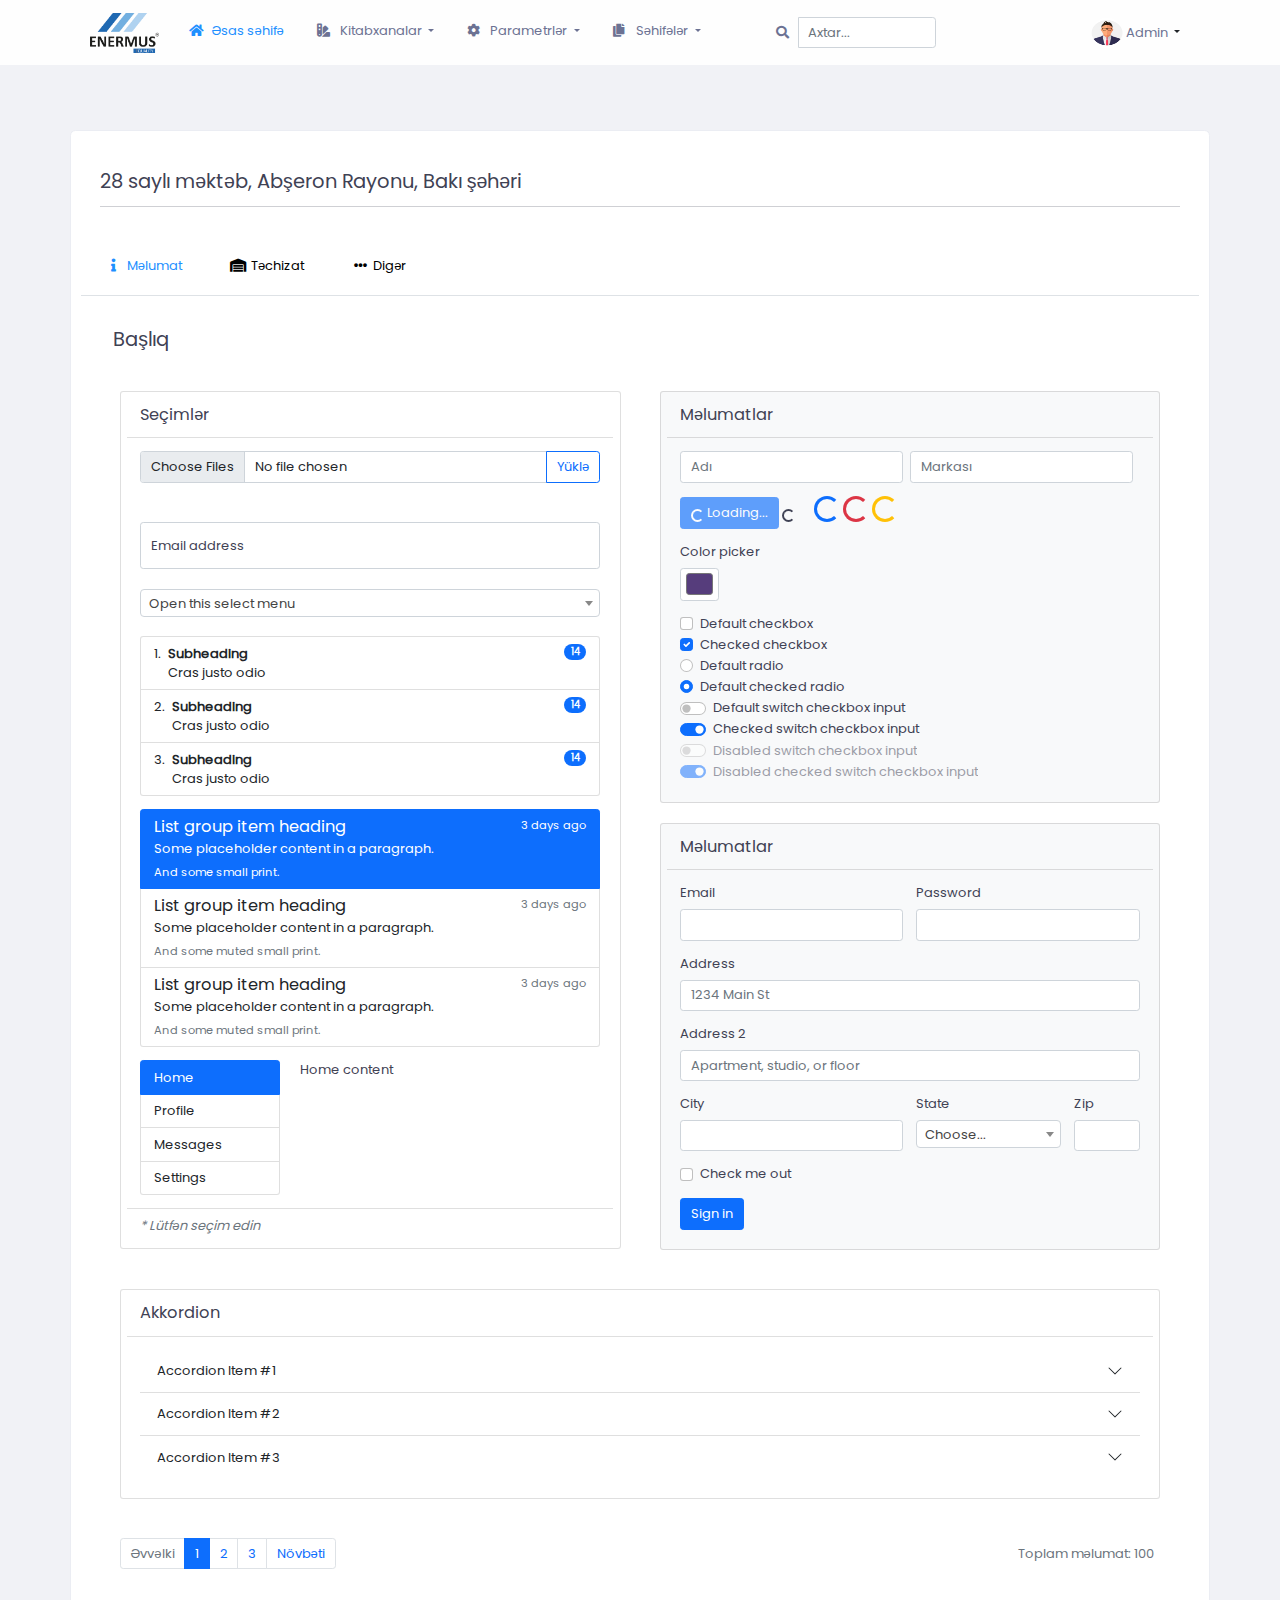
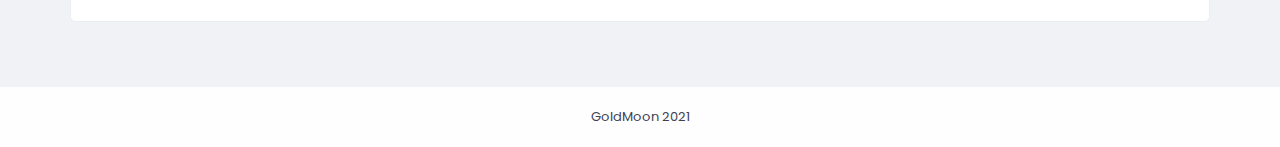
<file: index.html>
<!DOCTYPE html>
<html lang="az">
<!--begin::Head-->

<head>
	<title>ENERMUS | Gas Master</title>
	<meta charset="utf-8" />
	<meta name="description" content="" />
	<meta name="viewport" content="width=device-width, initial-scale=1, shrink-to-fit=no" />
	<!-- begin::css -->
	<link rel="stylesheet" type="text/css" href="assets/css/bootstrap.css" />
	<link rel="stylesheet" type="text/css" href="assets/css/fontawesome.css" />
	<link rel="stylesheet" type="text/css" href="assets/css/brands.css" />
	<link rel="stylesheet" type="text/css" href="assets/css/solid.css" />
	<link rel="stylesheet" type="text/css" href="assets/css/main.css" />
	<!-- end::css -->
	<link rel="stylesheet" type="text/css" href="assets/css/select2.min.css" />
	<link rel="stylesheet" type="text/css" href="assets/dateranger/daterangepicker.css" />
	<link rel="shortcut icon" href="assets/media/favicon.ico" /> </head>
<!--end::Head-->
<!--begin::Body-->

<body class="bg-body">
	<!-- begin::main -->
	<main>
		<!-- begin::header -->
		<div class="container-fluid bg-pearl ">
			<div class="row justify-content-start">
				<!-- begin:header -->
				<nav class="navbar navbar-expand-md navbar-light menu-bg" aria-label="Fourth navbar example">
					<div class="container"> <a class="navbar-brand menu-text" href="index.html"><img alt="Logo" style="height: 40px; width: auto; max-width: 150px;" src="assets/media/logo.png"></a>
						<button class="navbar-toggler" type="button" data-bs-toggle="collapse" data-bs-target="#navbar" aria-controls="navbar" aria-expanded="false" aria-label="Toggle navigation"><span class="navbar-toggler-icon"></span> </button>
						<div class="collapse navbar-collapse" id="navbar">
							<div class="col-lg-7">
								<ul class="navbar-nav me-auto mb-2 mb-md-0">
									<li class="nav-item">
										<a class="nav-link active menu-text" aria-current="page" href="index.html"> <span class="icon">
                                 <i class="fas fa-home"></i>
                                 </span> <span>Əsas səhifə</span> </a>
									</li>
									<!-- <li class="nav-item">
                                 <a class="nav-link" href="#">Link</a>
                                 </li> -->
									<!-- <li class="nav-item">
                                 <a class="nav-link disabled" href="#" tabindex="-1" aria-disabled="true">Disabled</a>
                                 </li> -->
									<li class="nav-item dropdown">
										<a class="nav-link menu-text dropdown-toggle" data-bs-toggle="dropdown" href="#"> <span class="icon">
                                 <i class="fas fa-swatchbook"></i>
                                 </span> <span>Kitabxanalar</span> </a>
										<ul class="dropdown-menu  animate slideIn">
											<!-- <li><a class="dropdown-item" href="#"> Dropdown item 1 </a></li> -->
											<li class="sub-dropdown">
												<a class="dropdown-item menu-text" data-toggle="dropdown" role="button" aria-haspopup="true" aria-expanded="true"> <span class="icon"><i class="fas fa-map"></i></span> <span>Region <span class="float-end">&raquo;</span></span>
												</a>
												<ul class="submenu dropdown-menu">
													<li class="dropdown-submenu">
														<a class="dropdown-item menu-text" data-toggle="dropdown" role="button" aria-haspopup="true" aria-expanded="false" href="#"> <span class="icon"><i class="fas fa-globe-europe"></i></span> <span>Ölkələr <span class="float-end">&raquo;</span> </span>
														</a>
														<ul class="submenu dropdown-menu">
															<li>
																<a class="dropdown-item menu-text" href="add-country.html"> <span class="icon"><i class="fas fa-map-pin"></i></span> <span>Əlavə et</span> </a>
															</li>
															<li>
																<a class="dropdown-item menu-text" href="list-countries.html"> <span class="icon"><i class="fas fa-stream"></i></span> <span>Siyahı</span> </a>
															</li>
														</ul>
													</li>
													<li>
														<a class="dropdown-item menu-text" href="#"> <span class="icon"><i class="fas fa-city"></i></span> <span>Şəhərlər <span class="float-end">&raquo;</span> </span>
														</a>
														<ul class="submenu dropdown-menu">
															<li>
																<a class="dropdown-item menu-text" href="add-city.html"> <span class="icon"><i class="fas fa-map-pin"></i></span> <span>Əlavə et</span> </a>
															</li>
															<li>
																<a class="dropdown-item menu-text" href="list-cities.html"> <span class="icon"><i class="fas fa-stream"></i></span> <span>Siyahı</span> </a>
															</li>
														</ul>
													</li>
													<li>
														<a class="dropdown-item menu-text" href="#"> <span class="icon"><i class="fas fa-map-signs"></i></span> <span>Bölgələr <span class="float-end">&raquo;</span> </span>
														</a>
														<ul class="submenu dropdown-menu">
															<li>
																<a class="dropdown-item menu-text" href="add-region.html"> <span class="icon"><i class="fas fa-map-pin"></i></span> <span>Əlavə et</span> </a>
															</li>
															<li>
																<a class="dropdown-item menu-text" href="list-regions.html"> <span class="icon"><i class="fas fa-stream"></i></span> <span>Siyahı</span> </a>
															</li>
														</ul>
													</li>
													<!--  <li><a class="dropdown-item" href="#">Submenu item 4</a></li>
                                             <li><a class="dropdown-item" href="#">Submenu item 5</a></li> -->
												</ul>
											</li>
											<li>
												<a class="dropdown-item menu-text" href="#"> <span class="icon"><i class="fas fa-tag"></i></span> <span>Marka</span> </a>
											</li>
											<!-- <li><a class="dropdown-item" href="#"> Dropdown item 4 </a></li> -->
										</ul>
									</li>

									<li class="nav-item dropdown">
										<a class="nav-link menu-text dropdown-toggle" data-bs-toggle="dropdown" href="#"> <span class="icon">
                                 <i class="fas fa-cog"></i>
                                 </span> <span>Parametrlər</span> </a>
										<ul class="dropdown-menu  animate slideIn">
											<!-- <li><a class="dropdown-item" href="#"> Dropdown item 1 </a></li> -->
											<li>
												<a class="dropdown-item menu-text" href="#"> <span><i class="fas fa-users-cog"></i></span> <span>İstifadəçilər <span class="float-end">&raquo;</span></span>
												</a>
												<!-- <ul class="submenu dropdown-menu">
                                          <li><a class="dropdown-item" href="#">Əlavə et</a></li>
                                          <li><a class="dropdown-item" href="#">Siyahı</a></li>
                                          </ul> -->
												<ul class="submenu dropdown-menu">
													<li>
														<a class="dropdown-item menu-text" href="#"> <span class="icon"><i class="fas fa-user-plus"></i></span> <span>Əlavə et</span> </a>
													</li>
													<li>
														<a class="dropdown-item menu-text" href="#"> <span class="icon"><i class="fas fa-users"></i></span> <span>Siyahı</span> </a>
													</li>
													<li>
														<a class="dropdown-item menu-text" href="#"> <span class="icon"><i class="fas fa-user-shield"></i></span> <span>İcazələr</span> </a>
													</li>
												</ul>
											</li>
											<li>
												<a class="dropdown-item menu-text" href="#"> <span class="icon"><i class="fas fa-cogs"></i></span> <span>Digər</span> </a>
											</li>
										</ul>
									</li>
									<li class="nav-item dropdown">
										<a class="nav-link menu-text dropdown-toggle" data-bs-toggle="dropdown" href="#"> <span class="icon">
                                 <i class="fas fa-copy"></i>
                                 </span> <span>Səhifələr</span> </a>
										<ul class="dropdown-menu  animate slideIn">
											<!-- <li><a class="dropdown-item" href="#"> Dropdown item 1 </a></li> -->
											<li>
												<a class="dropdown-item menu-text" href="login.html"> <span class="icon"><i class="fas fa-sign-in-alt"></i></span> <span>Giriş</span> </a>
											</li>
											<li>
												<a class="dropdown-item menu-text" href="#"> <span class="icon"><i class="fas fa-file"></i></span> <span>Digər</span> </a>
											</li>
										</ul>
									</li>
									<!-- <li class="nav-item">
                                 <a class="nav-link menu-text" aria-current="page" href="#">
                                 	<span class="icon">
                                 		<i class="fas fa-cog"></i>
                                 	</span>
                                 	<span>Parametrlər</span></a>
                                 </li> -->
								</ul>
							</div>
							<div class="col-lg-2">
								<form class="quick-search-form">
									<!-- <input class="form-control" type="text" placeholder="Axtar.." aria-label="Search"> -->
									<div class="input-group">
										<div class="input-group-prepend">
											<a href="#search" class="input-group-text menu-text"> <i class="fas fa-search" for="search"></i> </a>
										</div>
										<input id="search" type="text" class="form-control" placeholder="Axtar..."> </div>
								</form>
							</div>
							<div class="col-lg-3 ">
								<div class="dropdown profile float-end">
									<a href="#" class="d-block link-dark text-decoration-none dropdown-toggle menu" id="dropdownUser1" data-bs-toggle="dropdown" aria-expanded="false"> <img src="assets/media/user.jpg" alt="user" width="32" height="32" class="rounded-circle"> <span class="menu-text">Admin</span> </a>
									<ul class="dropdown-menu text-small float-end  animate slideIn" aria-labelledby="dropdownUser1" style="">
										<li><a class="dropdown-item" href="#">Yeni sənəd..</a></li>
										<li><a class="dropdown-item" href="#">Parametrlər</a></li>
										<li><a class="dropdown-item" href="#">Profil</a></li>
										<li>
											<hr class="dropdown-divider"> </li>
										<li><a class="dropdown-item" href="#">Çıxış</a></li>
									</ul>
								</div>
							</div>
						</div>
					</div>
				</nav>
				<!-- 		<header class="p-3 mb-3 border-bottom">
                  <div class="container">
                    <div class="d-flex flex-wrap align-items-center justify-content-center justify-content-lg-start">
                      <a href="/" class="d-flex align-items-center mb-2 mb-lg-0 text-dark text-decoration-none">
                        <img class="bi me-2" width="150px" height="auto" src="assets/media/logo.png">
                      </a>
                  
                      <ul class="nav col-12 col-lg-auto me-lg-auto mb-2 justify-content-center mb-md-0">
                        <li><a href="#" class="nav-link px-2 link-secondary">Overview</a></li>
                        <li><a href="#" class="nav-link px-2 link-dark">Inventory</a></li>
                        <li><a href="#" class="nav-link px-2 link-dark">Customers</a></li>
                        <li><a href="#" class="nav-link px-2 link-dark">Products</a></li>
                      </ul>
                  
                      <form class="col-12 col-lg-auto mb-3 mb-lg-0 me-lg-3">
                        <input type="search" class="form-control" placeholder="Search...">
                      </form>
                  
                      <div class="dropdown text-end">
                        <a href="#" class="d-block link-dark text-decoration-none dropdown-toggle" id="dropdownUser1" data-bs-toggle="dropdown" aria-expanded="false">
                          <img src="https://github.com/mdo.png" alt="mdo" width="32" height="32" class="rounded-circle">
                        </a>
                        <ul class="dropdown-menu text-small" aria-labelledby="dropdownUser1" style="">
                          <li><a class="dropdown-item" href="#">New project...</a></li>
                          <li><a class="dropdown-item" href="#">Settings</a></li>
                          <li><a class="dropdown-item" href="#">Profile</a></li>
                          <li><hr class="dropdown-divider"></li>
                          <li><a class="dropdown-item" href="#">Sign out</a></li>
                        </ul>
                      </div>
                    </div>
                  </div>
                  </header> 
                  
                  -->
				
			</div>
		</div>
		<!-- end::Header -->
		<!-- begin::Content -->
		<div class="content d-flex flex-column flex-column-fluid mt-6" style="min-height: 800px;">
			<div class="container">
				<div class="row justify-content-start">
					<div class="cards py-4">
						<ul class="nav nav-tabs" id="myTab" role="tablist">
							<div class="col-md-12">
								<div class="h-100 p-4">
									<h4>28 saylı məktəb, Abşeron Rayonu, Bakı şəhəri</h4>
									<hr> </div>
							</div>
							<li class="nav-item" role="presentation">
								<button class="nav-link active" id="info-tab" data-bs-toggle="tab" data-bs-target="#info" type="button" role="tab" aria-controls="info" aria-selected="true"><span class="icon"><i class="fas fa-info"></i></span> Məlumat</button>
							</li>
							<li class="nav-item" role="presentation">
								<button class="nav-link" id="profile-tab" data-bs-toggle="tab" data-bs-target="#profile" type="button" role="tab" aria-controls="profile" aria-selected="false"><span class="icon"><i class="fas fa-warehouse"></i></span> Təchizat</button>
							</li>
							<li class="nav-item" role="presentation">
								<button class="nav-link" id="contact-tab" data-bs-toggle="tab" data-bs-target="#contact" type="button" role="tab" aria-controls="contact" aria-selected="false"><span class="icon"><i class="fas fa-ellipsis-h"></i></span> Digər</button>
							</li>
						</ul>
						<div class="tab-content" id="myTabContent">
							<!-- begin::tab1 -->
							<div class="tab-pane fade show active p-4" id="info" role="tabpanel" aria-labelledby="info-tab">
								<div class="col-md-12">
									<div class="h-100 p-3">
										<h4>Başlıq</h4> </div>
								</div>
								<div class="col-md-6 col-sm-12">
									<div class="card p-2 m-4">
										<div class="card-header">
											<h5>Seçimlər</h5> </div>
										<div class="card-body">
											<div class="col-md-12">
												<div class="input-group">
													<input type="file" class="form-control" id="inputGroupFile04" aria-describedby="inputGroupFileAddon04" aria-label="Upload" multiple name="file">
													<button class="btn btn-outline-primary" type="button" id="inputGroupFileAddon04">Yüklə</button>
												</div>
												<div class="form-floating mt-5">
													<input type="email" class="form-control" id="floatingInput" placeholder="name@example.com">
													<label for="floatingInput">Email address</label>
												</div>
											</div>
											<div class="col-md-12 my-4">
												<select class="form-select form-select-md">
													<option selected>Open this select menu</option>
													<option value="1">One</option>
													<option value="2">Two</option>
													<option value="3">Three</option>
												</select>
											</div>
											<div class="col-md-12">
												<ol class="list-group list-group-numbered">
													<li class="list-group-item d-flex justify-content-between align-items-start">
														<div class="ms-2 me-auto">
															<div class="fw-bold">Subheading</div> Cras justo odio </div> <span class="badge bg-primary rounded-pill">14</span> </li>
													<li class="list-group-item d-flex justify-content-between align-items-start">
														<div class="ms-2 me-auto">
															<div class="fw-bold">Subheading</div> Cras justo odio </div> <span class="badge bg-primary rounded-pill">14</span> </li>
													<li class="list-group-item d-flex justify-content-between align-items-start">
														<div class="ms-2 me-auto">
															<div class="fw-bold">Subheading</div> Cras justo odio </div> <span class="badge bg-primary rounded-pill">14</span> </li>
												</ol>
											</div>
											<div class="col-md-12 pt-3">
												<div class="list-group">
													<a href="#" class="list-group-item list-group-item-action active" aria-current="true">
														<div class="d-flex w-100 justify-content-between">
															<h5 class="mb-1">List group item heading</h5> <small>3 days ago</small> </div>
														<p class="mb-1">Some placeholder content in a paragraph.</p> <small>And some small print.</small> </a>
													<a href="#" class="list-group-item list-group-item-action">
														<div class="d-flex w-100 justify-content-between">
															<h5 class="mb-1">List group item heading</h5> <small class="text-muted">3 days ago</small> </div>
														<p class="mb-1">Some placeholder content in a paragraph.</p> <small class="text-muted">And some muted small print.</small> </a>
													<a href="#" class="list-group-item list-group-item-action">
														<div class="d-flex w-100 justify-content-between">
															<h5 class="mb-1">List group item heading</h5> <small class="text-muted">3 days ago</small> </div>
														<p class="mb-1">Some placeholder content in a paragraph.</p> <small class="text-muted">And some muted small print.</small> </a>
												</div>
											</div>
											<div class="col-md-12 pt-3">
												<div class="row">
													<div class="col-4">
														<div class="list-group" id="list-tab" role="tablist"> <a class="list-group-item list-group-item-action active" id="list-home-list" data-bs-toggle="list" href="#list-home" role="tab" aria-controls="home">Home</a> <a class="list-group-item list-group-item-action" id="list-profile-list" data-bs-toggle="list" href="#list-profile" role="tab" aria-controls="profile">Profile</a> <a class="list-group-item list-group-item-action" id="list-messages-list" data-bs-toggle="list" href="#list-messages" role="tab" aria-controls="messages">Messages</a> <a class="list-group-item list-group-item-action" id="list-settings-list" data-bs-toggle="list" href="#list-settings" role="tab" aria-controls="settings">Settings</a> </div>
													</div>
													<div class="col-8">
														<div class="tab-content" id="nav-tabContent">
															<div class="tab-pane fade show active" id="list-home" role="tabpanel" aria-labelledby="list-home-list">Home content</div>
															<div class="tab-pane fade" id="list-profile" role="tabpanel" aria-labelledby="list-profile-list">Profile content</div>
															<div class="tab-pane fade" id="list-messages" role="tabpanel" aria-labelledby="list-messages-list">Messages content</div>
															<div class="tab-pane fade" id="list-settings" role="tabpanel" aria-labelledby="list-settings-list">Settings content</div>
														</div>
													</div>
												</div>
											</div>
										</div>
										<div class="card-footer"> <span class="text-muted fst-italic">* Lütfən seçim edin</span> </div>
									</div>
								</div>
								<div class="col-md-6 col-sm-12">
									<div class="card bg-light p-2 m-4">
										<div class="card-header">
											<h5>Məlumatlar</h5> </div>
										<div class="card-body">
											<div class="col-md-6 col-sm-12 pe-2 ">
												<input type="text" class="form-control" placeholder="Adı" aria-label="Adı"> </div>
											<div class="col-md-6 col-sm-12 pe-2">
												<input type="text" class="form-control" placeholder="Markası" aria-label="Markası"> </div>
											<div class="col-md-12 mt-3">
												<button class="btn btn-primary" type="button" disabled> <span class="spinner-border spinner-border-sm" role="status" aria-hidden="true"></span> Loading... </button>
												<div class="spinner-border spinner-border-sm" role="status"> <span class="visually-hidden">Loading...</span> </div>
												<div class="spinner-grow spinner-grow-sm" role="status"> <span class="visually-hidden">Loading...</span> </div>
												<div class="spinner-border text-primary" role="status"> <span class="visually-hidden">Loading...</span> </div>
												<div class="spinner-border text-danger" role="status"> <span class="visually-hidden">Loading...</span> </div>
												<div class="spinner-border text-warning" role="status"> <span class="visually-hidden">Loading...</span> </div>
												<div class="spinner-grow text-primary" role="status"> <span class="visually-hidden">Loading...</span> </div>
												<div class="spinner-grow text-danger" role="status"> <span class="visually-hidden">Loading...</span> </div>
												<div class="spinner-grow text-warning" role="status"> <span class="visually-hidden">Loading...</span> </div>
											</div>
											<div class="col-md-12 mt-3">
												<label for="exampleColorInput" class="form-label">Color picker</label>
												<input type="color" class="form-control form-control-color" id="exampleColorInput" value="#563d7c" title="Choose your color"> </div>
											<div class="col-md-12 mt-3">
												<div class="form-check">
													<input class="form-check-input" type="checkbox" value="" id="flexCheckDefault">
													<label class="form-check-label" for="flexCheckDefault"> Default checkbox </label>
												</div>
												<div class="form-check">
													<input class="form-check-input" type="checkbox" value="" id="flexCheckChecked" checked>
													<label class="form-check-label" for="flexCheckChecked"> Checked checkbox </label>
												</div>
												<div class="form-check">
													<input class="form-check-input" type="radio" name="flexRadioDefault" id="flexRadioDefault1">
													<label class="form-check-label" for="flexRadioDefault1"> Default radio </label>
												</div>
												<div class="form-check">
													<input class="form-check-input" type="radio" name="flexRadioDefault" id="flexRadioDefault2" checked>
													<label class="form-check-label" for="flexRadioDefault2"> Default checked radio </label>
												</div>
												<div class="form-check form-switch">
													<input class="form-check-input" type="checkbox" id="flexSwitchCheckDefault">
													<label class="form-check-label" for="flexSwitchCheckDefault">Default switch checkbox input</label>
												</div>
												<div class="form-check form-switch">
													<input class="form-check-input" type="checkbox" id="flexSwitchCheckChecked" checked>
													<label class="form-check-label" for="flexSwitchCheckChecked">Checked switch checkbox input</label>
												</div>
												<div class="form-check form-switch">
													<input class="form-check-input" type="checkbox" id="flexSwitchCheckDisabled" disabled>
													<label class="form-check-label" for="flexSwitchCheckDisabled">Disabled switch checkbox input</label>
												</div>
												<div class="form-check form-switch">
													<input class="form-check-input" type="checkbox" id="flexSwitchCheckCheckedDisabled" checked disabled>
													<label class="form-check-label" for="flexSwitchCheckCheckedDisabled">Disabled checked switch checkbox input</label>
												</div>
											</div>
										</div>
									</div>
									<div class="card bg-light p-2 m-4">
										<div class="card-header">
											<h5>Məlumatlar</h5> </div>
										<div class="card-body">
											<form class="row g-3">
												<div class="col-md-6">
													<label for="inputEmail4" class="form-label">Email</label>
													<input type="email" class="form-control" id="inputEmail4"> </div>
												<div class="col-md-6">
													<label for="inputPassword4" class="form-label">Password</label>
													<input type="password" class="form-control" id="inputPassword4"> </div>
												<div class="col-12">
													<label for="inputAddress" class="form-label">Address</label>
													<input type="text" class="form-control" id="inputAddress" placeholder="1234 Main St"> </div>
												<div class="col-12">
													<label for="inputAddress2" class="form-label">Address 2</label>
													<input type="text" class="form-control" id="inputAddress2" placeholder="Apartment, studio, or floor"> </div>
												<div class="col-md-6">
													<label for="inputCity" class="form-label">City</label>
													<input type="text" class="form-control" id="inputCity"> </div>
												<div class="col-md-4">
													<label for="inputState" class="form-label">State</label>
													<select id="inputState" class="form-select">
														<option selected>Choose...</option>
														<option>...</option>
													</select>
												</div>
												<div class="col-md-2">
													<label for="inputZip" class="form-label">Zip</label>
													<input type="text" class="form-control" id="inputZip"> </div>
												<div class="col-12">
													<div class="form-check">
														<input class="form-check-input" type="checkbox" id="gridCheck">
														<label class="form-check-label" for="gridCheck"> Check me out </label>
													</div>
												</div>
												<div class="col-12">
													<button type="submit" class="btn btn-primary">Sign in</button>
												</div>
											</form>
										</div>
									</div>
								</div>
								<div class="col-md-12">
									<div class="card p-2 m-4">
										<div class="card-header">
											<h5>Akkordion</h5> </div>
										<div class="card-body">
											<div class="accordion accordion-flush" id="accordionFlushExample">
												<div class="accordion-item">
													<h2 class="accordion-header" id="flush-headingOne">
                                             <button class="accordion-button collapsed" type="button" data-bs-toggle="collapse" data-bs-target="#flush-collapseOne" aria-expanded="false" aria-controls="flush-collapseOne">
                                             Accordion Item #1
                                             </button>
                                          </h2>
													<div id="flush-collapseOne" class="accordion-collapse collapse" aria-labelledby="flush-headingOne" data-bs-parent="#accordionFlushExample">
														<div class="accordion-body">Placeholder content for this accordion, which is intended to demonstrate the <code>.accordion-flush</code> class. This is the first item's accordion body.</div>
													</div>
												</div>
												<div class="accordion-item">
													<h2 class="accordion-header" id="flush-headingTwo">
                                             <button class="accordion-button collapsed" type="button" data-bs-toggle="collapse" data-bs-target="#flush-collapseTwo" aria-expanded="false" aria-controls="flush-collapseTwo">
                                             Accordion Item #2
                                             </button>
                                          </h2>
													<div id="flush-collapseTwo" class="accordion-collapse collapse" aria-labelledby="flush-headingTwo" data-bs-parent="#accordionFlushExample">
														<div class="accordion-body">Placeholder content for this accordion, which is intended to demonstrate the <code>.accordion-flush</code> class. This is the second item's accordion body. Let's imagine this being filled with some actual content.</div>
													</div>
												</div>
												<div class="accordion-item">
													<h2 class="accordion-header" id="flush-headingThree">
                                             <button class="accordion-button collapsed" type="button" data-bs-toggle="collapse" data-bs-target="#flush-collapseThree" aria-expanded="false" aria-controls="flush-collapseThree">
                                             Accordion Item #3
                                             </button>
                                          </h2>
													<div id="flush-collapseThree" class="accordion-collapse collapse" aria-labelledby="flush-headingThree" data-bs-parent="#accordionFlushExample">
														<div class="accordion-body">Placeholder content for this accordion, which is intended to demonstrate the <code>.accordion-flush</code> class. This is the third item's accordion body. Nothing more exciting happening here in terms of content, but just filling up the space to make it look, at least at first glance, a bit more representative of how this would look in a real-world application.</div>
													</div>
												</div>
											</div>
										</div>
									</div>
								</div>
								<!-- begin::tab1 Pagination -->
								<div class="col-md-12 p-4">
									<div class="col-md-4">
										<nav aria-label="Page navigation example p-0">
											<ul class="pagination">
												<li class="page-item disabled"><a class="page-link" href="#">Əvvəlki</a></li>
												<li class="page-item active"><a class="page-link" href="#">1</a></li>
												<li class="page-item"><a class="page-link" href="#">2</a></li>
												<li class="page-item"><a class="page-link" href="#">3</a></li>
												<li class="page-item"><a class="page-link" href="#">Növbəti</a></li>
											</ul>
										</nav>
									</div>
									<div class="col-md-4 float-end">
										<div class="text-muted p-2 text-end"> <span>Toplam məlumat: 100</span> </div>
									</div>
								</div>
								<!-- end::tab1 Pagination -->
							</div>
							<!-- end::tab2 -->
							<!-- begin::tab2 -->
							<div class="tab-pane fade p-4" id="profile" role="tabpanel" aria-labelledby="profile-tab">
								<div class="card card-custom gutter-b">
									<!--begin::Tab Header-->
									<div class="card-header border-0 py-5">
										<div class="col-md-6">
											<h3>Bütün sənəldərin siyahısı</h3> </div>
										<div class="col-md-6">
											<div class="btn-group float-end" role="group">
												<button id="btnGroupDrop1" type="button" class="btn btn-primary dropdown-toggle" data-bs-toggle="dropdown" aria-expanded="false"> <span class="mr-2">
                                       <i class="fas fa-file-medical fa-1x"></i>
                                       </span> Yeni </button>
												<ul class="dropdown-menu" aria-labelledby="btnGroupDrop1">
													<li><a class="dropdown-item" href="#">Dropdown link</a></li>
													<li><a class="dropdown-item" href="#">Dropdown link</a></li>
												</ul>
											</div>
										</div>
										<div class="col-12">
											<!-- <div class="col-2">
                                       <div class="input-group" id="kt_daterangepicker_1">
                                       <input class="form-control form-control-sm text-center" id="kt_daterangepicker_1" data-date-format='dd.mm.yyyy' readonly="readonly" placeholder="Select time" type="text">
                                       </div>
                                       </div>
                                       <div class="col-2">
                                       <div id="kt_datatable_filter" class="dataTables_filter">
                                       <input type="search" class="form-control form-control-sm" placeholder="" aria-controls="kt_datatable" placeholder="Axtar"></div>
                                       </div>
                                       <div class="col-4">
                                       <a href="#" class="btn btn-light btn-hover-primary btn-sm btn-icon mr-2">
                                       <i class="flaticon2-file text-muted"></i> Bütün
                                       </a>
                                       </div> -->
											<div class="col-12">
												<hr> </div>
											<div class="col-12 align-items-center">
												<div class="col-lg-11 col-xl-10 mt-5">
													<div class="row align-items-center">
														<div class="col-md-3">
															<form class="quick-search-form">
																<div class="input-group">
																	<div class="input-group-prepend">
																		<a href="#search" class="input-group-text menu-text"> <i class="fas fa-search" for="search"></i> </a>
																	</div>
																	<input id="search" type="text" class="form-control" placeholder="Axtar..."> </div>
															</form>
														</div>
														<div class="col-md-3 my-2 my-md-0 col-sm-12">
															<div class="align-items-center">
																<label class="col-form-label col-lg-4 col-sm-12 px-0 m-0">Status</label>
																<div class="col-lg-8 col-sm-12 px-0 m-0">
																	<select class="form-control selectpicker">
																		<option>Hamısı</option>
																		<option>Tamamlandı</option>
																		<option>Gözləyir</option>
																		<option>Ləğv edildi</option>
																	</select>
																</div>
															</div>
														</div>
														<div class="col-md-3 my-2 my-md-0 col-sm-12">
															<div class="align-items-center">
																<label class="col-form-label col-lg-4 col-sm-12 px-0 m-0">Növ</label>
																<div class="col-lg-8 col-sm-12 px-0 m-0">
																	<select class="form-control selectpicker">
																		<option>Hamısı</option>
																		<option>İsti işlər</option>
																		<option>Soyuq işlər</option>
																	</select>
																</div>
															</div>
														</div>
														<div class="col-md-3 col-sm-12">
															<div class="input-group">
																<label class="col-form-label cursor-pointer col-lg-3 col-sm-12 m-0 px-0" for="daterange">Tarix</label>
																<input class="form-control form-control-sm cursor-pointer text-center col-lg-9 col-sm-12" type="text" name="daterange" id="daterange" value="01.01.2020 - 12.31.2020" /> </div>
														</div>
													</div>
												</div>
												<div class="col-lg-1 col-xl-2 mt-5 text-center"> <a href="#" class="btn btn-secondary px-6 font-weight-bold">Axtar</a> </div>
											</div>
										</div>
									</div>
									<!--end::Tab Header-->
									<!--begin::Body-->
									<div class="card-body py-0">
										<!--begin::Table-->
										<div class="table-responsive">
											<table class="table table-head-custom table-vertical-center table-hover" id="kt_advance_table_widget_1">
												<thead>
													<tr class="text-left">
														<!-- <th class="pl-0" style="width: 20px">
                                                <label class="checkbox checkbox-lg checkbox-inline">
                                                <input type="checkbox" value="1">
                                                <span></span>
                                                </label>
                                                </th> -->
														<th>№</th>
														<th class="pr-0 text-center" style="width: 50px">Statusu</th>
														<th>Adı</th>
														<th class="text-center">Müəllifi</th>
														<th class="text-center" style="width: 150px">Başlama tarixi</th>
														<th class="text-center" style="width: 150px">Bitmə tarixi</th>
														<!-- <th style="min-width: 150px">İcra faizi</th> -->
														<th class="pr-0 text-right" style="width: 180px"></th>
													</tr>
												</thead>
												<tbody>
													<tr class='clickable-row'>
														<!-- <td class="pl-0">
                                                <label class="checkbox checkbox-lg checkbox-inline">
                                                <input type="checkbox" value="1">
                                                <span></span>
                                                </label>
                                                </td> -->
														<td class="haslink" data-href='hot-wp.html'> <span class="">1</span> </td>
														<td class="haslink" data-href='hot-wp.html'> <span class="label w-100 text-warning bg-light-warning label-inline">Baxılır</span> </td>
														<td class="pl-0 haslink" data-href='hot-wp.html'> <span class="text-dark-75 font-weight-bolder red-text mb-1 font-size-lg">Sənəd #20471</a>
                                                <span class="text-muted font-weight-bold text-muted d-block">İşin növü: Əritmə işləri, Elektrik işləri</span> </td>
														<td class="pl-0 text-center haslink" data-href='hot-wp.html'> <span class="text-dark-75 font-weight-bolder mb-1 font-size-lg">Vüqar Məmmədov</span> <span class="text-muted font-weight-bold text-muted d-block">SƏTƏM Mühəndisi</span> </td>
														<td class="pl-0 haslink" data-href='hot-wp.html'> <span class="font-weight-bolder text-center d-block font-size-lg text-warning">21.03.2021</span> </td>
														<td class="pl-0 haslink" data-href='hot-wp.html'>
															<!-- <span class="font-weight-bolder text-center d-block font-size-lg text-info ">23.03.2021</span> --></td>
														<!-- <td>
                                                <div class="d-flex flex-column w-100 mr-2">
                                                   <div class="d-flex align-items-center justify-content-between mb-2">
                                                      <span class="text-muted mr-2 font-size-sm font-weight-bold">75%</span>
                                                      <span class="text-muted font-size-sm font-weight-bold">İrəliləyiş</span>
                                                   </div>
                                                   <div class="progress progress-xs w-100">
                                                      <div class="progress-bar bg-warning" role="progressbar" style="width: 75%;" aria-valuenow="50" aria-valuemin="0" aria-valuemax="100"></div>
                                                   </div>
                                                </div>
                                                </td> -->
														<td class="text-right">
															<a href="#" class="btn btn-icon mr-sm btn-light btn-hover-primary btn-xs bookmarked" title="Seçilmişlərə əlavə et"> <i class="fas fa-bookmark fa-sm text-primary"></i> </a>
															<a href="#" class="btn btn-icon mr-sm btn-light btn-hover-info btn-xs" title="Çap et"> <i class="fas fa-print fa-sm text-info"></i> </a>
															<a href="#" class="btn btn-icon mr-sm btn-light btn-hover-warning btn-xs" title="Düzəliş et"> <i class="fas fa-edit fa-sm text-warning"></i> </a>
															<a href="#" id="delete" class="btn btn-icon mr-sm btn-light btn-hover-danger btn-xs delete" title="Sil" data-bs-toggle="modal"> <i class="fas fa-trash fa-sm text-danger"></i> </a>
														</td>
													</tr>
													<tr class='clickable-row'>
														<td class="haslink" data-href='cold-wp.html'> <span class="">2</span> </td>
														<td class="haslink" data-href='cold-wp.html'> <span class="label text-warning bg-light-warning label-inline">Baxılır</span> </td>
														<td class="pl-0 haslink" data-href='cold-wp.html'> <span class="text-dark-75 font-weight-bolder blue-text mb-1 font-size-lg">Sənəd #20471</a>
                                                <span class="text-muted font-weight-bold text-muted d-block">İşin növü: Əritmə işləri, Elektrik işləri</span> </td>
														<td class="pl-0 text-center haslink" data-href='cold-wp.html'> <span class="text-dark-75 font-weight-bolder mb-1 font-size-lg">Vüqar Məmmədov</span> <span class="text-muted font-weight-bold text-muted d-block">SƏTƏM Mühəndisi</span> </td>
														<td class="pl-0 haslink" data-href='cold-wp.html'> <span class="font-weight-bolder text-center d-block font-size-lg text-warning">21.03.2021</span> </td>
														<td class="pl-0 haslink" data-href='cold-wp.html'>
															<!-- <span class="font-weight-bolder text-center d-block font-size-lg text-info ">23.03.2021</span> --></td>
														<td class="text-right">
															<a href="#" class="btn btn-icon mr-sm btn-light btn-hover-primary btn-xs bookmarked1" title="Seçilmişlərə əlavə et"> <i class="fas fa-bookmark fa-sm text-primary"></i> </a>
															<a href="#" class="btn btn-icon mr-sm btn-light btn-hover-info btn-xs" title="Çap et"> <i class="fas fa-print fa-sm text-info"></i> </a>
															<a href="#" class="btn btn-icon mr-sm btn-light btn-hover-warning btn-xs" title="Düzəliş et"> <i class="fas fa-edit fa-sm text-warning"></i> </a>
															<a href="#" id="delete1" class="btn btn-icon mr-sm btn-light btn-hover-danger btn-xs delete1" title="Sil" data-bs-toggle="modal"> <i class="fas fa-trash fa-sm text-danger"></i> </a>
														</td>
													</tr>
													<tr class='clickable-row'>
														<td class="haslink" data-href='cold-wp.html'> <span class="">3</span> </td>
														<td class="haslink" data-href='cold-wp.html'> <span class="label text-danger bg-light-danger label-inline">Ləğv edildi</span> </td>
														<td class="pl-0 haslink" data-href='cold-wp.html'> <span href="#" class="text-dark-75 font-weight-bolder blue-text mb-1 font-size-lg">Sənəd #19864</span> <span class="text-muted font-weight-bold text-muted d-block">İşin növü: Elektrik işləri, Partlayış işləri</span> </td>
														<td class="pl-0 text-center haslink" data-href='cold-wp.html'> <span href="#" class="text-dark-75 font-weight-bolder mb-1 font-size-lg">Vüqar Məmmədov</span> <span class="text-muted font-weight-bold text-muted d-block">SƏTƏM Mühəndisi</span> </td>
														<td class="pl-0 haslink" data-href='cold-wp.html'> <span class="font-weight-bolder text-center d-block font-size-lg text-danger">21.03.2021</span> </td>
														<td class="pl-0 haslink" data-href='cold-wp.html'> <span class="font-weight-bolder text-center d-block font-size-lg text-danger">23.04.2021</span> </td>
														<td class="text-right">
															<a href="#" class="btn btn-icon mr-sm btn-light btn-hover-primary btn-xs bookmarked2" title="Seçilmişlərə əlavə et"> <i class="fas fa-bookmark fa-sm text-primary"></i> </a>
															<a href="#" class="btn btn-icon mr-sm btn-light btn-hover-info btn-xs" title="Çap et"> <i class="fas fa-print fa-sm text-info"></i> </a>
															<a href="#" class="btn btn-icon mr-sm btn-light btn-hover-warning btn-xs" title="Düzəliş et"> <i class="fas fa-edit fa-sm text-warning"></i> </a>
															<a href="#" id="delete2" class="btn btn-icon mr-sm btn-light btn-hover-danger btn-xs delete2" title="Sil" data-bs-toggle="modal"> <i class="fas fa-trash fa-sm text-danger"></i> </a>
														</td>
													</tr>
													<tr class='clickable-row'>
														<td class="haslink" data-href='hot-wp.html'> <span class="">4</span> </td>
														<td class="haslink" data-href='hot-wp.html'> <span class="label text-success bg-light-success label-inline">Tamamlandı</span> </td>
														<td class="pl-0 haslink" data-href='hot-wp.html'> <span href="#" class="text-dark-75 font-weight-bolder red-text mb-1 font-size-lg">Sənəd #17428</a>
                                                <span class="text-muted font-weight-bold text-muted d-block">İşin növü: Əritmə işləri, Partlayış işləri</span> </td>
														<td class="pl-0 text-center haslink" data-href='hot-wp.html'> <span href="#" class="text-dark-75 font-weight-bolder mb-1 font-size-lg">Vüqar Məmmədov</a>
                                                <span class="text-muted font-weight-bold text-muted d-block">SƏTƏM Mühəndisi</span> </td>
														<td class="pl-0 haslink" data-href='hot-wp.html'> <span class="font-weight-bolder text-center d-block font-size-lg text-success">01.02.2021</span> </td>
														<td class="pl-0 haslink" data-href='hot-wp.html'> <span class="font-weight-bolder text-center d-block font-size-lg text-success">01.03.2021</span> </td>
														<td class="text-right">
															<a href="#" class="btn btn-icon mr-sm btn-light btn-hover-primary btn-xs bookmarked3" title="Seçilmişlərə əlavə et"> <i class="fas fa-bookmark fa-sm text-primary"></i> </a>
															<a href="#" class="btn btn-icon mr-sm btn-light btn-hover-info btn-xs" title="Çap et"> <i class="fas fa-print fa-sm text-info"></i> </a>
															<a href="#" class="btn btn-icon mr-sm btn-light btn-hover-warning btn-xs" title="Düzəliş et"> <i class="fas fa-edit fa-sm text-warning"></i> </a>
															<a href="#" id="delete3" class="btn btn-icon mr-sm btn-light btn-hover-danger btn-xs delete3" title="Sil" data-bs-toggle="modal"> <i class="fas fa-trash fa-sm text-danger"></i> </a>
														</td>
													</tr>
												</tbody>
											</table>
										</div>
										<!--end::Table-->
									</div>
									<!--end::Body-->
									<!--begin::tab2 Pagination-->
									<div class="col-md-12 p-4">
										<div class="col-md-4">
											<nav aria-label="Page navigation example p-0">
												<ul class="pagination">
													<li class="page-item disabled"><a class="page-link" href="#">Əvvəlki</a></li>
													<li class="page-item active"><a class="page-link" href="#">1</a></li>
													<li class="page-item"><a class="page-link" href="#">2</a></li>
													<li class="page-item"><a class="page-link" href="#">3</a></li>
													<li class="page-item"><a class="page-link" href="#">Növbəti</a></li>
												</ul>
											</nav>
										</div>
										<div class="col-md-4 float-end">
											<div class="text-muted p-2 text-end"> <span>Toplam məlumat: 100</span> </div>
										</div>
									</div>
									<!--end::tab2 Pagination-->
								</div>
							</div>
							<!-- end::tab2 -->
							<!-- begin::tab3 -->
							<div class="tab-pane fade" id="contact" role="tabpanel" aria-labelledby="contact-tab">...</div>
							<!-- end::tab3 -->
						</div>
					</div>
				</div>
			</div>
		</div>
		<!-- end::content -->
		<!-- begin::Modal -->
		<div class="col-md-3 fixed-tr float-end alert alert-success hidden" role="alertsaved" id="saved"> Yadda saxlanıldı! </div>
		<div class="col-md-3 fixed-tr float-end alert alert-danger hidden" role="alertdeleted" id="deleted"> Uğurla silindi! </div>
		<div class="modal fade" id="deleteModal" data-bs-backdrop="static" data-bs-keyboard="false" tabindex="-1" aria-labelledby="deleteModalLabel" aria-hidden="true">
			<div class="modal-dialog modal-dialog-centered">
				<div class="modal-content">
					<div class="modal-header">
						<h5 class="modal-title" id="deleteModalLabel">Əminsiniz?</h5>
						<button type="button" class="btn-close" data-bs-dismiss="modal" aria-label="Close"></button>
					</div>
					<div class="modal-body"> Seçdiyiniz məlumatlar silinsin? </div>
					<div class="modal-footer">
						<button type="button" class="btn btn-secondary" data-bs-dismiss="modal">İmtina</button>
						<button type="submit" class="btn btn-danger" data-bs-dismiss="alert" id="deleteOk">Sil</button>
					</div>
				</div>
			</div>
		</div>
		<!-- end::Modal -->
		<!-- begin::footer -->
		<footer class="container-fluid bg-pearl mt-6">
			<div class="container">
				<div class="row">
					<div class="col-12">
						<div class="corparate">GoldMoon 2021</div>
					</div>
				</div>
			</div>
		</footer>
		<!-- end::footer -->
	</main>
	<!-- end::main -->
	<!-- begin:scripts -->
	<script type="text/javascript" src="assets/js/bootstrap.js"></script>
	<script type="text/javascript" src="assets/js/jquery-3-2-1.min.js"></script>
	<!-- <script type="text/javascript" src="assets/js/bootstrap.bundle.min.js"></script> -->
	<!-- <script type="text/javascript" src="assets/js/fontawesome.js"></script>
         <script type="text/javascript" src="assets/js/brands.js"></script>
         <script type="text/javascript" src="assets/js/solid.js"></script> -->
	<script type="text/javascript" src="assets/js/main.js"></script>
	<!-- begin::live search select -->
	<!-- <script src="https://ajax.googleapis.com/ajax/libs/jquery/3.6.0/jquery.min.js"></script> -->
	<script src="assets/js/select2.min.js"></script>
	<!-- end::data and time scripts -->
	<!-- begin::data and time scripts -->
	<script type="text/javascript" src="assets/dateranger/moment.min.js"></script>
	<script type="text/javascript" src="assets/dateranger/daterangepicker.js"></script>
	<!-- end::data and time scripts -->
	<!-- end:scripts -->
</body>
<!--end::Body-->

</html>
</file>
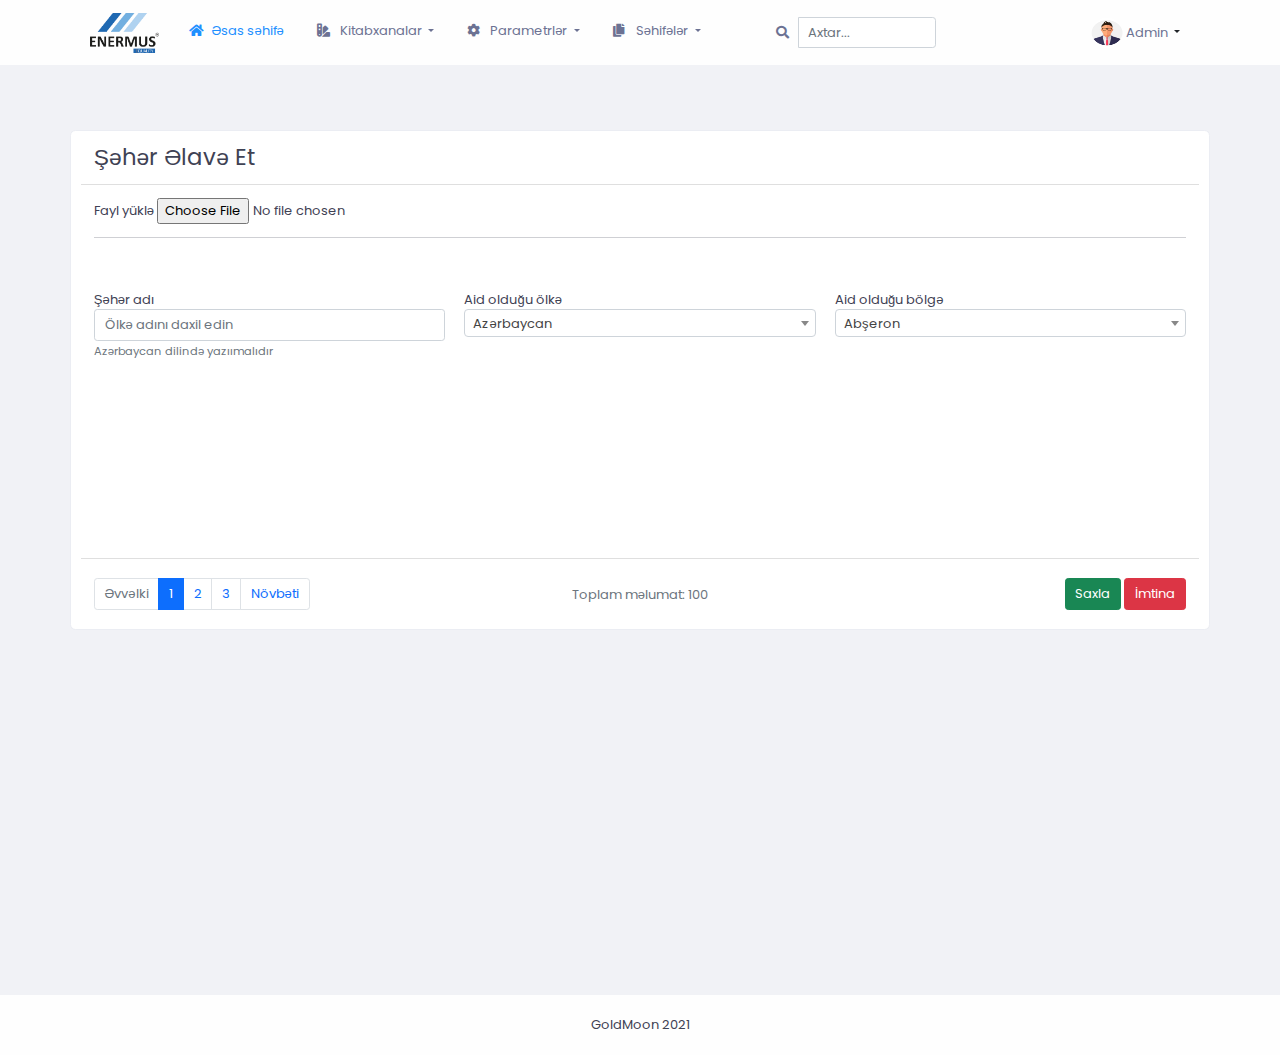
<file: add-city.html>
<!DOCTYPE html>
<html lang="az">
<!--begin::Head-->

<head>
	<title>ENERMUS | Gas Master</title>
	<meta charset="utf-8" />
	<meta name="description" content="" />
	<meta name="viewport" content="width=device-width, initial-scale=1, shrink-to-fit=no" />
	<!-- begin::css -->
	<link rel="stylesheet" type="text/css" href="assets/css/bootstrap.css" />
	<link rel="stylesheet" type="text/css" href="assets/css/fontawesome.css" />
	<link rel="stylesheet" type="text/css" href="assets/css/brands.css" />
	<link rel="stylesheet" type="text/css" href="assets/css/solid.css" />
	<link rel="stylesheet" type="text/css" href="assets/css/main.css" />
	<!-- end::css -->
	<link rel="stylesheet" type="text/css" href="assets/css/select2.min.css" />
	<link rel="stylesheet" type="text/css" href="assets/dateranger/daterangepicker.css" />
	<link rel="shortcut icon" href="assets/media/favicon.ico" /> </head>
<!--end::Head-->
<!--begin::Body-->

<body class="bg-body">
	<!-- begin::main -->
	<main>
		<!-- begin::header -->
		<div class="container-fluid bg-pearl ">
			<div class="row justify-content-start">
				<!-- begin:header -->
				<nav class="navbar navbar-expand-md navbar-light menu-bg" aria-label="Fourth navbar example">
					<div class="container"> <a class="navbar-brand menu-text" href="index.html"><img alt="Logo" style="height: 40px; width: auto; max-width: 150px;" src="assets/media/logo.png"></a>
						<button class="navbar-toggler" type="button" data-bs-toggle="collapse" data-bs-target="#navbar" aria-controls="navbar" aria-expanded="false" aria-label="Toggle navigation"><span class="navbar-toggler-icon"></span> </button>
						<div class="collapse navbar-collapse" id="navbar">
							<div class="col-lg-7">
								<ul class="navbar-nav me-auto mb-2 mb-md-0">
									<li class="nav-item">
										<a class="nav-link active menu-text" aria-current="page" href="index.html"> <span class="icon">
                                 <i class="fas fa-home"></i>
                                 </span> <span>Əsas səhifə</span> </a>
									</li>
									<li class="nav-item dropdown">
										<a class="nav-link menu-text dropdown-toggle" data-bs-toggle="dropdown" href="#"> <span class="icon">
                                 <i class="fas fa-swatchbook"></i>
                                 </span> <span>Kitabxanalar</span> </a>
										<ul class="dropdown-menu  animate slideIn">
											<li class="sub-dropdown">
												<a class="dropdown-item menu-text" data-toggle="dropdown" role="button" aria-haspopup="true" aria-expanded="true"> <span class="icon"><i class="fas fa-map"></i></span> <span>Region <span class="float-end">&raquo;</span></span>
												</a>
												<ul class="submenu dropdown-menu">
													<li class="dropdown-submenu">
														<a class="dropdown-item menu-text" data-toggle="dropdown" role="button" aria-haspopup="true" aria-expanded="false" href="#"> <span class="icon"><i class="fas fa-globe-europe"></i></span> <span>Ölkələr <span class="float-end">&raquo;</span> </span>
														</a>
														<ul class="submenu dropdown-menu">
															<li>
																<a class="dropdown-item menu-text" href="add-country.html"> <span class="icon"><i class="fas fa-map-pin"></i></span> <span>Əlavə et</span> </a>
															</li>
															<li>
																<a class="dropdown-item menu-text" href="list-countries.html"> <span class="icon"><i class="fas fa-stream"></i></span> <span>Siyahı</span> </a>
															</li>
														</ul>
													</li>
													<li>
														<a class="dropdown-item menu-text" href="#"> <span class="icon"><i class="fas fa-city"></i></span> <span>Şəhərlər <span class="float-end">&raquo;</span> </span>
														</a>
														<ul class="submenu dropdown-menu">
															<li>
																<a class="dropdown-item menu-text" href="add-city.html"> <span class="icon"><i class="fas fa-map-pin"></i></span> <span>Əlavə et</span> </a>
															</li>
															<li>
																<a class="dropdown-item menu-text" href="list-cities.html"> <span class="icon"><i class="fas fa-stream"></i></span> <span>Siyahı</span> </a>
															</li>
														</ul>
													</li>
													<li>
														<a class="dropdown-item menu-text" href="#"> <span class="icon"><i class="fas fa-map-signs"></i></span> <span>Bölgələr <span class="float-end">&raquo;</span> </span>
														</a>
														<ul class="submenu dropdown-menu">
															<li>
																<a class="dropdown-item menu-text" href="add-region.html"> <span class="icon"><i class="fas fa-map-pin"></i></span> <span>Əlavə et</span> </a>
															</li>
															<li>
																<a class="dropdown-item menu-text" href="list-regions.html"> <span class="icon"><i class="fas fa-stream"></i></span> <span>Siyahı</span> </a>
															</li>
														</ul>
													</li>
												</ul>
											</li>
											<li>
												<a class="dropdown-item menu-text" href="#"> <span class="icon"><i class="fas fa-tag"></i></span> <span>Marka</span> </a>
											</li>
										</ul>
									</li>
									<li class="nav-item dropdown">
										<a class="nav-link menu-text dropdown-toggle" data-bs-toggle="dropdown" href="#"> <span class="icon">
                                 <i class="fas fa-cog"></i>
                                 </span> <span>Parametrlər</span> </a>
										<ul class="dropdown-menu  animate slideIn">
											<li>
												<a class="dropdown-item menu-text" href="#"> <span><i class="fas fa-users-cog"></i></span> <span>İstifadəçilər <span class="float-end">&raquo;</span></span>
												</a>
												<ul class="submenu dropdown-menu">
													<li>
														<a class="dropdown-item menu-text" href="#"> <span class="icon"><i class="fas fa-user-plus"></i></span> <span>Əlavə et</span> </a>
													</li>
													<li>
														<a class="dropdown-item menu-text" href="#"> <span class="icon"><i class="fas fa-users"></i></span> <span>Siyahı</span> </a>
													</li>
													<li>
														<a class="dropdown-item menu-text" href="#"> <span class="icon"><i class="fas fa-user-shield"></i></span> <span>İcazələr</span> </a>
													</li>
												</ul>
											</li>
											<li>
												<a class="dropdown-item menu-text" href="#"> <span class="icon"><i class="fas fa-cogs"></i></span> <span>Digər</span> </a>
											</li>
										</ul>
									</li>
									<li class="nav-item dropdown">
										<a class="nav-link menu-text dropdown-toggle" data-bs-toggle="dropdown" href="#"> <span class="icon">
                                 <i class="fas fa-copy"></i>
                                 </span> <span>Səhifələr</span> </a>
										<ul class="dropdown-menu  animate slideIn">
											<li>
												<a class="dropdown-item menu-text" href="login.html"> <span class="icon"><i class="fas fa-sign-in-alt"></i></span> <span>Giriş</span> </a>
											</li>
											<li>
												<a class="dropdown-item menu-text" href="#"> <span class="icon"><i class="fas fa-file"></i></span> <span>Digər</span> </a>
											</li>
										</ul>
									</li>
								</ul>
							</div>
							<div class="col-lg-2">
								<form class="quick-search-form">
									<div class="input-group">
										<div class="input-group-prepend">
											<a href="#search" class="input-group-text menu-text"> <i class="fas fa-search" for="search"></i> </a>
										</div>
										<input id="search" type="text" class="form-control" placeholder="Axtar..."> </div>
								</form>
							</div>
							<div class="col-lg-3 ">
								<div class="dropdown profile float-end">
									<a href="#" class="d-block link-dark text-decoration-none dropdown-toggle menu" id="dropdownUser1" data-bs-toggle="dropdown" aria-expanded="false"> <img src="assets/media/user.jpg" alt="user" width="32" height="32" class="rounded-circle"> <span class="menu-text">Admin</span> </a>
									<ul class="dropdown-menu text-small float-end  animate slideIn" aria-labelledby="dropdownUser1" style="">
										<li><a class="dropdown-item" href="#">Yeni sənəd..</a></li>
										<li><a class="dropdown-item" href="#">Parametrlər</a></li>
										<li><a class="dropdown-item" href="#">Profil</a></li>
										<li>
											<hr class="dropdown-divider"> </li>
										<li><a class="dropdown-item" href="#">Çıxış</a></li>
									</ul>
								</div>
							</div>
						</div>
					</div>
				</nav>
			</div>
		</div>
		<!-- end::Header -->
		<!-- begin::Content -->
		<div class="content d-flex flex-column flex-column-fluid mt-6" style="min-height: 800px;">
			<div class="container">
				<div class="row justify-content-start">
					<!-- begin::cards -->
					<div class="cards">
						<div class="card-header pt-3">
							<h3>Şəhər Əlavə Et</h3> </div>
						<div class="card-body">
							<form>
								<div class="form-group">
									<div class="col-md-12">
										<label for="exampleFormControlFile1">Fayl yüklə</label>
										<input type="file" class="form-control-file" id="exampleFormControlFile1">
										<hr> </div>
									<div class="row justify-content-md-center pt-5">
										<div class="col-md-4">
											<label class="text-center mx-auto" for="exampleFormControlInput1">Şəhər adı</label>
											<input type="text" class="form-control" id="CountryName" placeholder="Ölkə adını daxil edin"> <small id="CountryHelp" class="form-text text-muted">Azərbaycan dilində yazıımalıdır</small> </div>
										<div class="col-md-4">
											<label class="text-center mx-auto" id="country">Aid olduğu ölkə</label>
											<select class="form-select" aria-label="Ölkələr">
												<option selected>Azərbaycan</option>
												<option value="1">Türkiyə</option>
												<option value="2">Rusiya</option>
												<option value="3">Çin</option>
											</select>
										</div>
										<div class="col-md-4">
											<label class="text-center mx-auto" id="region">Aid olduğu bölgə</label>
											<select class="form-select" aria-label="Bölgələr">
												<option selected>Bakı</option>
												<option selected>Abşeron</option>
												<option value="1">Quba-Xaçmaz</option>
												<option value="2">Dağlıq Şirvan</option>
												<option value="3">Şəki-Zaqatala</option>
												<option value="4">Aran</option>
												<option value="5">Gəncə-Qazax</option>
												<option value="6">Yuxarı Qarabağ</option>
												<option value="7">Kəlbəcər-Laçın</option>
												<option value="8">Lənkəran</option>
												<option value="9">Naxçıvan</option>
											</select>
										</div>
										<script type="text/javascript">
										$("#country").change(function() {
											$('#region').prop('disabled', false);
										});
										</script>
									</div>
								</div>
							</form>
						</div>
						<div class="card-footer pt-4">
							<div class="col-md-4">
								<nav aria-label="Page navigation example p-0">
									<ul class="pagination">
										<li class="page-item disabled"><a class="page-link" href="#">Əvvəlki</a></li>
										<li class="page-item active"><a class="page-link" href="#">1</a></li>
										<li class="page-item"><a class="page-link" href="#">2</a></li>
										<li class="page-item"><a class="page-link" href="#">3</a></li>
										<li class="page-item"><a class="page-link" href="#">Növbəti</a></li>
									</ul>
								</nav>
							</div>
							<div class="col-md-4">
								<div class="text-muted p-2 text-center"> <span>Toplam məlumat: 100</span> </div>
							</div>
							<div class="col-md-4">
								<div class="float-end">
									<button id="save" type="button" class="btn btn-success btn-md close" data-dismiss="alertsaved" aria-label="Close">Saxla</button>
									<button type="button" class="btn btn-danger btn-md">İmtina</button>
								</div>
							</div>
						</div>
					</div>
					<!-- end::cards -->
				</div>
			</div>
		</div>
		<!-- end::content -->
		<!-- begin::Modal -->
		<div class="col-md-3 fixed-tr float-end alert alert-success hidden" role="alertsaved" id="saved"> Yadda saxlanıldı! </div>
		<div class="col-md-3 fixed-tr float-end alert alert-danger hidden" role="alertdeleted" id="deleted"> Uğurla silindi! </div>
		<div class="modal fade" id="deleteModal" data-bs-backdrop="static" data-bs-keyboard="false" tabindex="-1" aria-labelledby="deleteModalLabel" aria-hidden="true">
			<div class="modal-dialog modal-dialog-centered">
				<div class="modal-content">
					<div class="modal-header">
						<h5 class="modal-title" id="deleteModalLabel">Əminsiniz?</h5>
						<button type="button" class="btn-close" data-bs-dismiss="modal" aria-label="Close"></button>
					</div>
					<div class="modal-body"> Seçdiyiniz məlumatlar silinsin? </div>
					<div class="modal-footer">
						<button type="button" class="btn btn-secondary" data-bs-dismiss="modal">İmtina</button>
						<button type="submit" class="btn btn-danger" data-bs-dismiss="alert" id="deleteOk">Sil</button>
					</div>
				</div>
			</div>
		</div>
		<!-- end::Modal -->
		<!-- begin::footer -->
		<footer class="container-fluid bg-pearl mt-6">
			<div class="container">
				<div class="row">
					<div class="col-12">
						<div class="corparate">GoldMoon 2021</div>
					</div>
				</div>
			</div>
		</footer>
		<!-- end::footer -->
	</main>
	<!-- end::main -->
	<!-- begin:scripts -->
	<script type="text/javascript" src="assets/js/bootstrap.js"></script>
	<script type="text/javascript" src="assets/js/jquery-3-2-1.min.js"></script>
	<!-- <script type="text/javascript" src="assets/js/bootstrap.bundle.min.js"></script> -->
	<!-- <script type="text/javascript" src="assets/js/fontawesome.js"></script>
		         <script type="text/javascript" src="assets/js/brands.js"></script>
		         <script type="text/javascript" src="assets/js/solid.js"></script> -->
	<script type="text/javascript" src="assets/js/main.js"></script>
	<!-- begin::live search select -->
	<!-- <script src="https://ajax.googleapis.com/ajax/libs/jquery/3.6.0/jquery.min.js"></script> -->
	<script src="assets/js/select2.min.js"></script>
	<!-- end::data and time scripts -->
	<!-- begin::data and time scripts -->
	<script type="text/javascript" src="assets/dateranger/moment.min.js"></script>
	<script type="text/javascript" src="assets/dateranger/daterangepicker.js"></script>
	<!-- end::data and time scripts -->
	<!-- end:scripts -->
</body>
<!--end::Body-->

</html>
</file>
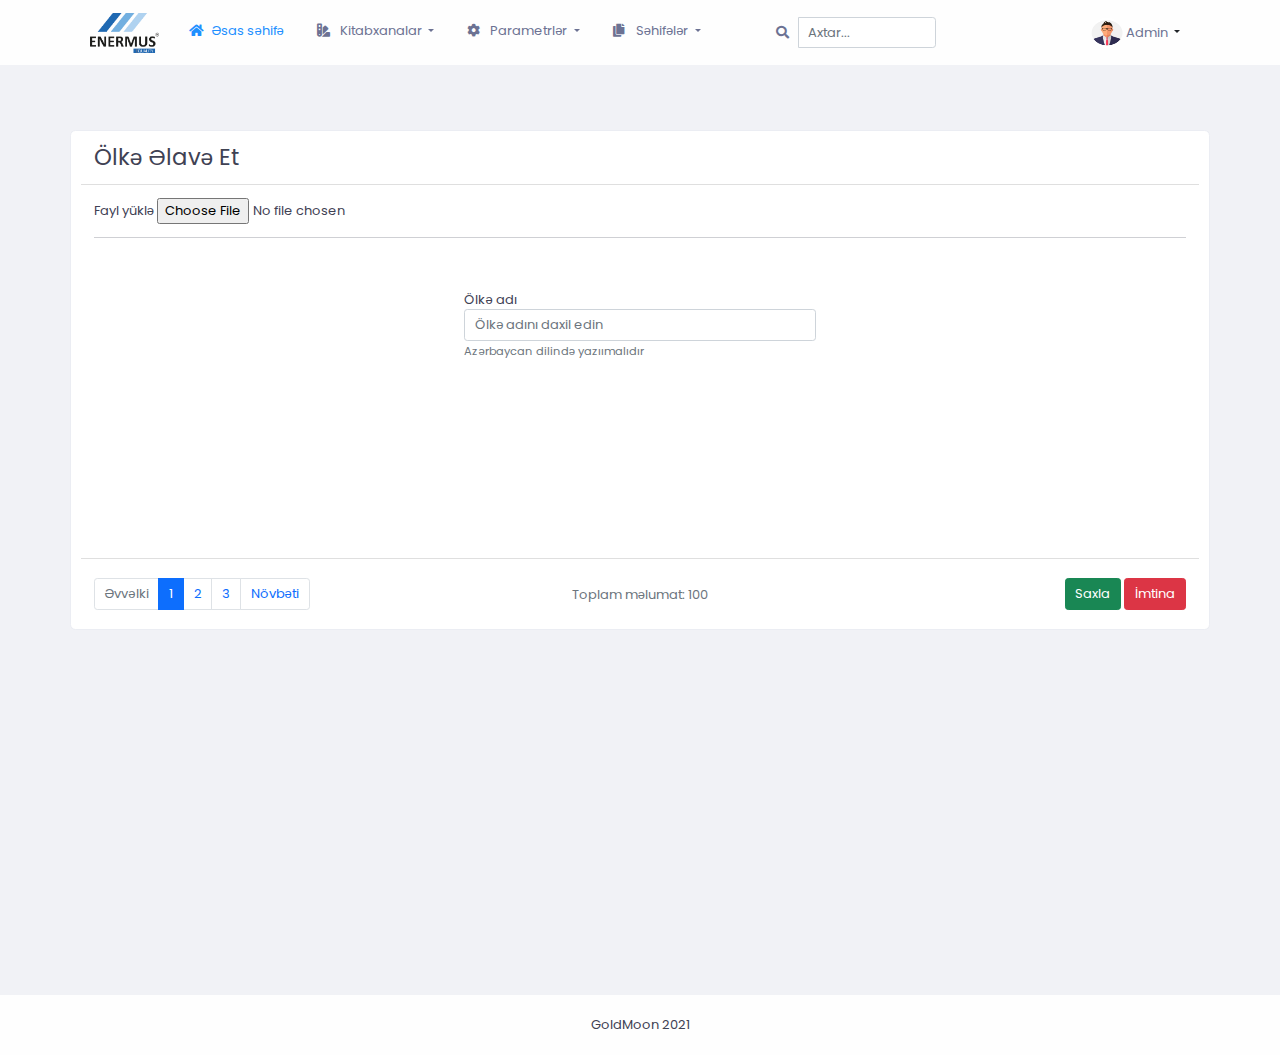
<file: add-country.html>
<!DOCTYPE html>
<html lang="az">
<!--begin::Head-->

<head>
	<title>ENERMUS | Gas Master</title>
	<meta charset="utf-8" />
	<meta name="description" content="" />
	<meta name="viewport" content="width=device-width, initial-scale=1, shrink-to-fit=no" />
	<!-- begin::css -->
	<link rel="stylesheet" type="text/css" href="assets/css/bootstrap.css" />
	<link rel="stylesheet" type="text/css" href="assets/css/fontawesome.css" />
	<link rel="stylesheet" type="text/css" href="assets/css/brands.css" />
	<link rel="stylesheet" type="text/css" href="assets/css/solid.css" />
	<link rel="stylesheet" type="text/css" href="assets/css/main.css" />
	<!-- end::css -->
	<link rel="stylesheet" type="text/css" href="assets/css/select2.min.css" />
	<link rel="stylesheet" type="text/css" href="assets/dateranger/daterangepicker.css" />
	<link rel="shortcut icon" href="assets/media/favicon.ico" /> </head>
<!--end::Head-->
<!--begin::Body-->

<body class="bg-body">
	<!-- begin::main -->
	<main>
		<!-- begin::header -->
		<div class="container-fluid bg-pearl ">
			<div class="row justify-content-start">
				<!-- begin:header -->
				<nav class="navbar navbar-expand-md navbar-light menu-bg" aria-label="Fourth navbar example">
					<div class="container"> <a class="navbar-brand menu-text" href="index.html"><img alt="Logo" style="height: 40px; width: auto; max-width: 150px;" src="assets/media/logo.png"></a>
						<button class="navbar-toggler" type="button" data-bs-toggle="collapse" data-bs-target="#navbar" aria-controls="navbar" aria-expanded="false" aria-label="Toggle navigation"><span class="navbar-toggler-icon"></span> </button>
						<div class="collapse navbar-collapse" id="navbar">
							<div class="col-lg-7">
								<ul class="navbar-nav me-auto mb-2 mb-md-0">
									<li class="nav-item">
										<a class="nav-link active menu-text" aria-current="page" href="index.html"> <span class="icon">
                                 <i class="fas fa-home"></i>
                                 </span> <span>Əsas səhifə</span> </a>
									</li>
									<li class="nav-item dropdown">
										<a class="nav-link menu-text dropdown-toggle" data-bs-toggle="dropdown" href="#"> <span class="icon">
                                 <i class="fas fa-swatchbook"></i>
                                 </span> <span>Kitabxanalar</span> </a>
										<ul class="dropdown-menu  animate slideIn">
											<li class="sub-dropdown">
												<a class="dropdown-item menu-text" data-toggle="dropdown" role="button" aria-haspopup="true" aria-expanded="true"> <span class="icon"><i class="fas fa-map"></i></span> <span>Region <span class="float-end">&raquo;</span></span>
												</a>
												<ul class="submenu dropdown-menu">
													<li class="dropdown-submenu">
														<a class="dropdown-item menu-text" data-toggle="dropdown" role="button" aria-haspopup="true" aria-expanded="false" href="#"> <span class="icon"><i class="fas fa-globe-europe"></i></span> <span>Ölkələr <span class="float-end">&raquo;</span> </span>
														</a>
														<ul class="submenu dropdown-menu">
															<li>
																<a class="dropdown-item menu-text" href="add-country.html"> <span class="icon"><i class="fas fa-map-pin"></i></span> <span>Əlavə et</span> </a>
															</li>
															<li>
																<a class="dropdown-item menu-text" href="list-countries.html"> <span class="icon"><i class="fas fa-stream"></i></span> <span>Siyahı</span> </a>
															</li>
														</ul>
													</li>
													<li>
														<a class="dropdown-item menu-text" href="#"> <span class="icon"><i class="fas fa-city"></i></span> <span>Şəhərlər <span class="float-end">&raquo;</span> </span>
														</a>
														<ul class="submenu dropdown-menu">
															<li>
																<a class="dropdown-item menu-text" href="add-city.html"> <span class="icon"><i class="fas fa-map-pin"></i></span> <span>Əlavə et</span> </a>
															</li>
															<li>
																<a class="dropdown-item menu-text" href="list-cities.html"> <span class="icon"><i class="fas fa-stream"></i></span> <span>Siyahı</span> </a>
															</li>
														</ul>
													</li>
													<li>
														<a class="dropdown-item menu-text" href="#"> <span class="icon"><i class="fas fa-map-signs"></i></span> <span>Bölgələr <span class="float-end">&raquo;</span> </span>
														</a>
														<ul class="submenu dropdown-menu">
															<li>
																<a class="dropdown-item menu-text" href="add-region.html"> <span class="icon"><i class="fas fa-map-pin"></i></span> <span>Əlavə et</span> </a>
															</li>
															<li>
																<a class="dropdown-item menu-text" href="list-regions.html"> <span class="icon"><i class="fas fa-stream"></i></span> <span>Siyahı</span> </a>
															</li>
														</ul>
													</li>
												</ul>
											</li>
											<li>
												<a class="dropdown-item menu-text" href="#"> <span class="icon"><i class="fas fa-tag"></i></span> <span>Marka</span> </a>
											</li>
										</ul>
									</li>
									<li class="nav-item dropdown">
										<a class="nav-link menu-text dropdown-toggle" data-bs-toggle="dropdown" href="#"> <span class="icon">
                                 <i class="fas fa-cog"></i>
                                 </span> <span>Parametrlər</span> </a>
										<ul class="dropdown-menu  animate slideIn">
											<li>
												<a class="dropdown-item menu-text" href="#"> <span><i class="fas fa-users-cog"></i></span> <span>İstifadəçilər <span class="float-end">&raquo;</span></span>
												</a>
												<ul class="submenu dropdown-menu">
													<li>
														<a class="dropdown-item menu-text" href="#"> <span class="icon"><i class="fas fa-user-plus"></i></span> <span>Əlavə et</span> </a>
													</li>
													<li>
														<a class="dropdown-item menu-text" href="#"> <span class="icon"><i class="fas fa-users"></i></span> <span>Siyahı</span> </a>
													</li>
													<li>
														<a class="dropdown-item menu-text" href="#"> <span class="icon"><i class="fas fa-user-shield"></i></span> <span>İcazələr</span> </a>
													</li>
												</ul>
											</li>
											<li>
												<a class="dropdown-item menu-text" href="#"> <span class="icon"><i class="fas fa-cogs"></i></span> <span>Digər</span> </a>
											</li>
										</ul>
									</li>
									<li class="nav-item dropdown">
										<a class="nav-link menu-text dropdown-toggle" data-bs-toggle="dropdown" href="#"> <span class="icon">
                                 <i class="fas fa-copy"></i>
                                 </span> <span>Səhifələr</span> </a>
										<ul class="dropdown-menu  animate slideIn">
											<li>
												<a class="dropdown-item menu-text" href="login.html"> <span class="icon"><i class="fas fa-sign-in-alt"></i></span> <span>Giriş</span> </a>
											</li>
											<li>
												<a class="dropdown-item menu-text" href="#"> <span class="icon"><i class="fas fa-file"></i></span> <span>Digər</span> </a>
											</li>
										</ul>
									</li>
								</ul>
							</div>
							<div class="col-lg-2">
								<form class="quick-search-form">
									<div class="input-group">
										<div class="input-group-prepend">
											<a href="#search" class="input-group-text menu-text"> <i class="fas fa-search" for="search"></i> </a>
										</div>
										<input id="search" type="text" class="form-control" placeholder="Axtar..."> </div>
								</form>
							</div>
							<div class="col-lg-3 ">
								<div class="dropdown profile float-end">
									<a href="#" class="d-block link-dark text-decoration-none dropdown-toggle menu" id="dropdownUser1" data-bs-toggle="dropdown" aria-expanded="false"> <img src="assets/media/user.jpg" alt="user" width="32" height="32" class="rounded-circle"> <span class="menu-text">Admin</span> </a>
									<ul class="dropdown-menu text-small float-end  animate slideIn" aria-labelledby="dropdownUser1" style="">
										<li><a class="dropdown-item" href="#">Yeni sənəd..</a></li>
										<li><a class="dropdown-item" href="#">Parametrlər</a></li>
										<li><a class="dropdown-item" href="#">Profil</a></li>
										<li>
											<hr class="dropdown-divider"> </li>
										<li><a class="dropdown-item" href="#">Çıxış</a></li>
									</ul>
								</div>
							</div>
						</div>
					</div>
				</nav>
			</div>
		</div>
		<!-- end::Header -->
		<!-- begin::Content -->
		<div class="content d-flex flex-column flex-column-fluid mt-6" style="min-height: 800px;">
			<div class="container">
				<div class="row justify-content-start">
					<!-- begin::cards -->
					<div class="cards">
						<div class="card-header pt-3">
							<h3>Ölkə Əlavə Et</h3> </div>
						<div class="card-body">
							<form>
								<div class="form-group">
									<div class="col-md-12">
										<label for="exampleFormControlFile1">Fayl yüklə</label>
										<input type="file" class="form-control-file" id="exampleFormControlFile1">
										<hr> </div>
									<div class="row justify-content-md-center pt-5">
										<div class="col-md-4">
											<label class="text-center mx-auto" for="exampleFormControlInput1">Ölkə adı</label>
											<input type="text" class="form-control" id="CountryName" placeholder="Ölkə adını daxil edin"> <small id="CountryHelp" class="form-text text-muted">Azərbaycan dilində yazıımalıdır</small> </div>
										<!-- 
						  		<div class="col-md-4">
						  			<label for="exampleFormControlInput1">Ölkə Seriyası</label>
    								<input type="text" class="form-control" id="CountryName" placeholder="Ölkə adını daxil edin">
    								<small id="CountryHelp" class="form-text text-muted">Qısa yazılmalıdır (maksimum 3 hərf)</small>  								
						  		</div> --></div>
								</div>
							</form>
						</div>
						<div class="card-footer pt-4">
							<div class="col-md-4">
								<nav aria-label="Page navigation example p-0">
									<ul class="pagination">
										<li class="page-item disabled"><a class="page-link" href="#">Əvvəlki</a></li>
										<li class="page-item active"><a class="page-link" href="#">1</a></li>
										<li class="page-item"><a class="page-link" href="#">2</a></li>
										<li class="page-item"><a class="page-link" href="#">3</a></li>
										<li class="page-item"><a class="page-link" href="#">Növbəti</a></li>
									</ul>
								</nav>
							</div>
							<div class="col-md-4">
								<div class="text-muted p-2 text-center"> <span>Toplam məlumat: 100</span> </div>
							</div>
							<div class="col-md-4">
								<div class="float-end">
									<button id="save" type="button" class="btn btn-success btn-md close" data-dismiss="alert" aria-label="Close">Saxla</button>
									<button type="button" class="btn btn-danger btn-md">İmtina</button>
								</div>
							</div>
						</div>
					</div>
					<!-- end::cards -->
				</div>
			</div>
		</div>
		<!-- end::content -->
		<!-- begin::Modal -->
		<div class="col-md-3 fixed-tr float-end alert alert-success hidden" role="alertsaved" id="saved"> Yadda saxlanıldı! </div>
		<div class="col-md-3 fixed-tr float-end alert alert-danger hidden" role="alertdeleted" id="deleted"> Uğurla silindi! </div>
		<div class="modal fade" id="deleteModal" data-bs-backdrop="static" data-bs-keyboard="false" tabindex="-1" aria-labelledby="deleteModalLabel" aria-hidden="true">
			<div class="modal-dialog modal-dialog-centered">
				<div class="modal-content">
					<div class="modal-header">
						<h5 class="modal-title" id="deleteModalLabel">Əminsiniz?</h5>
						<button type="button" class="btn-close" data-bs-dismiss="modal" aria-label="Close"></button>
					</div>
					<div class="modal-body"> Seçdiyiniz məlumatlar silinsin? </div>
					<div class="modal-footer">
						<button type="button" class="btn btn-secondary" data-bs-dismiss="modal">İmtina</button>
						<button type="submit" class="btn btn-danger" data-bs-dismiss="alert" id="deleteOk">Sil</button>
					</div>
				</div>
			</div>
		</div>
		<!-- end::Modal -->
		<!-- begin::footer -->
		<footer class="container-fluid bg-pearl mt-6">
			<div class="container">
				<div class="row">
					<div class="col-12">
						<div class="corparate">GoldMoon 2021</div>
					</div>
				</div>
			</div>
		</footer>
		<!-- end::footer -->
	</main>
	<!-- end::main -->
	<!-- begin:scripts -->
	<script type="text/javascript" src="assets/js/bootstrap.js"></script>
	<script type="text/javascript" src="assets/js/jquery-3-2-1.min.js"></script>
	<!-- <script type="text/javascript" src="assets/js/bootstrap.bundle.min.js"></script> -->
	<!-- <script type="text/javascript" src="assets/js/fontawesome.js"></script>
         <script type="text/javascript" src="assets/js/brands.js"></script>
         <script type="text/javascript" src="assets/js/solid.js"></script> -->
	<script type="text/javascript" src="assets/js/main.js"></script>
	<!-- begin::live search select -->
	<!-- <script src="https://ajax.googleapis.com/ajax/libs/jquery/3.6.0/jquery.min.js"></script> -->
	<script src="assets/js/select2.min.js"></script>
	<!-- end::data and time scripts -->
	<!-- begin::data and time scripts -->
	<script type="text/javascript" src="assets/dateranger/moment.min.js"></script>
	<script type="text/javascript" src="assets/dateranger/daterangepicker.js"></script>
	<!-- end::data and time scripts -->
	<!-- end:scripts -->
</body>
<!--end::Body-->

</html>
</file>
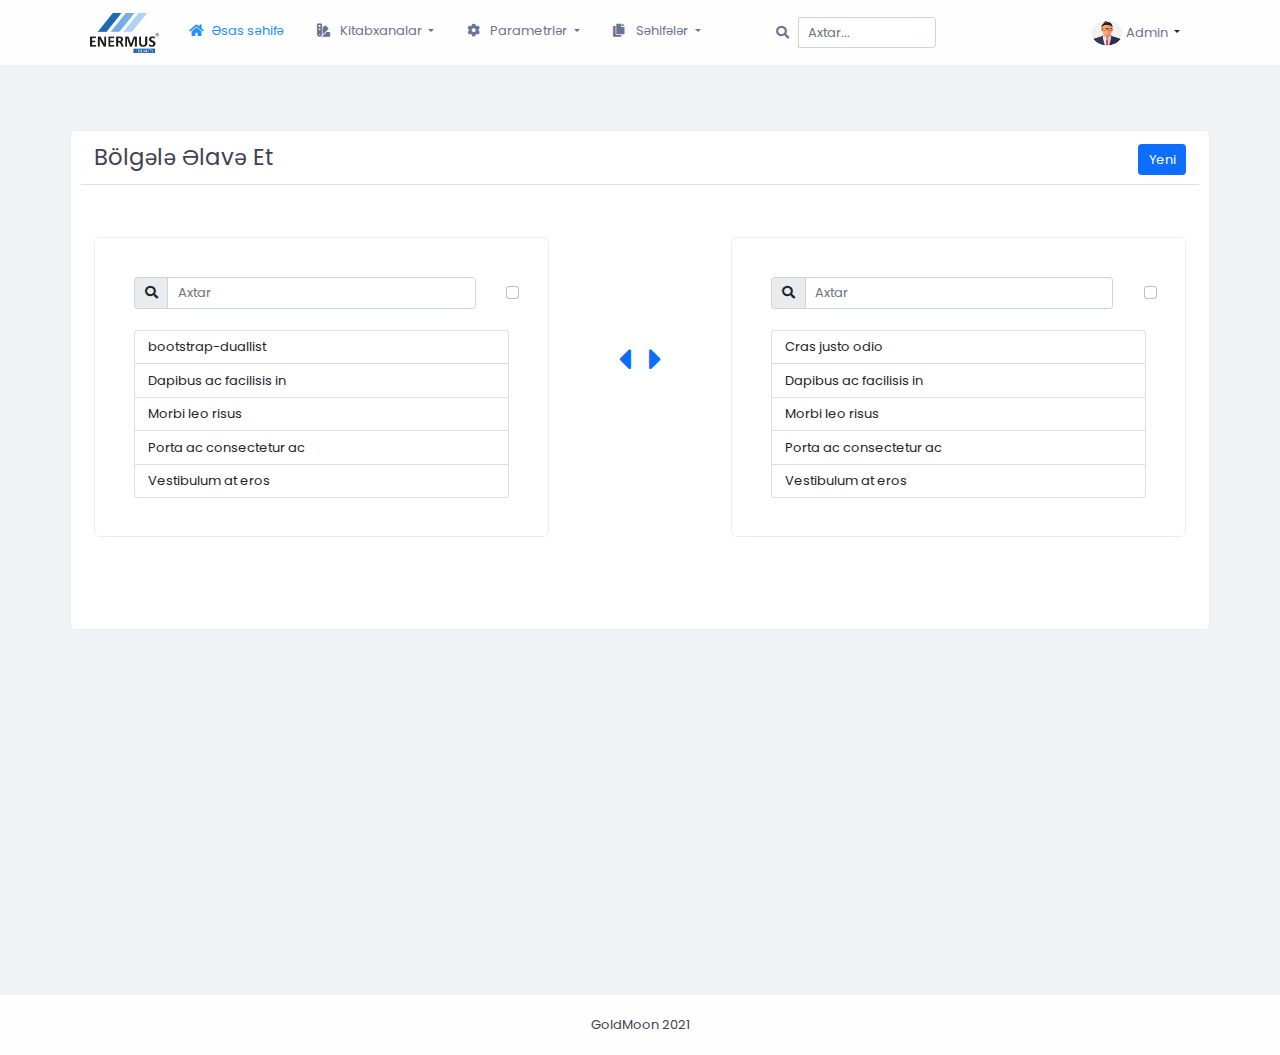
<file: add-region.html>
<!DOCTYPE html>
<html lang="az">
<!--begin::Head-->

<head>
	<title>ENERMUS | Gas Master</title>
	<meta charset="utf-8" />
	<meta name="description" content="" />
	<meta name="viewport" content="width=device-width, initial-scale=1, shrink-to-fit=no" />
	<!-- begin::css -->
	<link rel="stylesheet" type="text/css" href="assets/css/bootstrap.css" />
	<link rel="stylesheet" type="text/css" href="assets/css/fontawesome.css" />
	<link rel="stylesheet" type="text/css" href="assets/css/brands.css" />
	<link rel="stylesheet" type="text/css" href="assets/css/solid.css" />
	<link rel="stylesheet" type="text/css" href="assets/css/main.css" />
	<!-- end::css -->
	<link rel="stylesheet" type="text/css" href="assets/css/select2.min.css" />
	<link rel="stylesheet" type="text/css" href="assets/dateranger/daterangepicker.css" />
	<link rel="shortcut icon" href="assets/media/favicon.ico" /> </head>
<!--end::Head-->
<!--begin::Body-->

<body class="bg-body">
	<!-- begin::main -->
	<main>
		<!-- begin::header -->
		<div class="container-fluid bg-pearl ">
			<div class="row justify-content-start">
				<!-- begin:header -->
				<nav class="navbar navbar-expand-md navbar-light menu-bg" aria-label="Fourth navbar example">
					<div class="container"> <a class="navbar-brand menu-text" href="index.html"><img alt="Logo" style="height: 40px; width: auto; max-width: 150px;" src="assets/media/logo.png"></a>
						<button class="navbar-toggler" type="button" data-bs-toggle="collapse" data-bs-target="#navbar" aria-controls="navbar" aria-expanded="false" aria-label="Toggle navigation"><span class="navbar-toggler-icon"></span> </button>
						<div class="collapse navbar-collapse" id="navbar">
							<div class="col-lg-7">
								<ul class="navbar-nav me-auto mb-2 mb-md-0">
									<li class="nav-item">
										<a class="nav-link active menu-text" aria-current="page" href="index.html"> <span class="icon">
                                 <i class="fas fa-home"></i>
                                 </span> <span>Əsas səhifə</span> </a>
									</li>
									<li class="nav-item dropdown">
										<a class="nav-link menu-text dropdown-toggle" data-bs-toggle="dropdown" href="#"> <span class="icon">
                                 <i class="fas fa-swatchbook"></i>
                                 </span> <span>Kitabxanalar</span> </a>
										<ul class="dropdown-menu  animate slideIn">
											<li class="sub-dropdown">
												<a class="dropdown-item menu-text" data-toggle="dropdown" role="button" aria-haspopup="true" aria-expanded="true"> <span class="icon"><i class="fas fa-map"></i></span> <span>Region <span class="float-end">&raquo;</span></span>
												</a>
												<ul class="submenu dropdown-menu">
													<li class="dropdown-submenu">
														<a class="dropdown-item menu-text" data-toggle="dropdown" role="button" aria-haspopup="true" aria-expanded="false" href="#"> <span class="icon"><i class="fas fa-globe-europe"></i></span> <span>Ölkələr <span class="float-end">&raquo;</span> </span>
														</a>
														<ul class="submenu dropdown-menu">
															<li>
																<a class="dropdown-item menu-text" href="add-country.html"> <span class="icon"><i class="fas fa-map-pin"></i></span> <span>Əlavə et</span> </a>
															</li>
															<li>
																<a class="dropdown-item menu-text" href="list-countries.html"> <span class="icon"><i class="fas fa-stream"></i></span> <span>Siyahı</span> </a>
															</li>
														</ul>
													</li>
													<li>
														<a class="dropdown-item menu-text" href="#"> <span class="icon"><i class="fas fa-city"></i></span> <span>Şəhərlər <span class="float-end">&raquo;</span> </span>
														</a>
														<ul class="submenu dropdown-menu">
															<li>
																<a class="dropdown-item menu-text" href="add-city.html"> <span class="icon"><i class="fas fa-map-pin"></i></span> <span>Əlavə et</span> </a>
															</li>
															<li>
																<a class="dropdown-item menu-text" href="list-cities.html"> <span class="icon"><i class="fas fa-stream"></i></span> <span>Siyahı</span> </a>
															</li>
														</ul>
													</li>
													<li>
														<a class="dropdown-item menu-text" href="#"> <span class="icon"><i class="fas fa-map-signs"></i></span> <span>Bölgələr <span class="float-end">&raquo;</span> </span>
														</a>
														<ul class="submenu dropdown-menu">
															<li>
																<a class="dropdown-item menu-text" href="add-region.html"> <span class="icon"><i class="fas fa-map-pin"></i></span> <span>Əlavə et</span> </a>
															</li>
															<li>
																<a class="dropdown-item menu-text" href="list-regions.html"> <span class="icon"><i class="fas fa-stream"></i></span> <span>Siyahı</span> </a>
															</li>
														</ul>
													</li>
												</ul>
											</li>
											<li>
												<a class="dropdown-item menu-text" href="#"> <span class="icon"><i class="fas fa-tag"></i></span> <span>Marka</span> </a>
											</li>
										</ul>
									</li>

									<li class="nav-item dropdown">
										<a class="nav-link menu-text dropdown-toggle" data-bs-toggle="dropdown" href="#"> <span class="icon">
                                 <i class="fas fa-cog"></i>
                                 </span> <span>Parametrlər</span> </a>
										<ul class="dropdown-menu  animate slideIn">
											<li>
												<a class="dropdown-item menu-text" href="#"> <span><i class="fas fa-users-cog"></i></span> <span>İstifadəçilər <span class="float-end">&raquo;</span></span>
												</a>
												<ul class="submenu dropdown-menu">
													<li>
														<a class="dropdown-item menu-text" href="#"> <span class="icon"><i class="fas fa-user-plus"></i></span> <span>Əlavə et</span> </a>
													</li>
													<li>
														<a class="dropdown-item menu-text" href="#"> <span class="icon"><i class="fas fa-users"></i></span> <span>Siyahı</span> </a>
													</li>
													<li>
														<a class="dropdown-item menu-text" href="#"> <span class="icon"><i class="fas fa-user-shield"></i></span> <span>İcazələr</span> </a>
													</li>
												</ul>
											</li>
											<li>
												<a class="dropdown-item menu-text" href="#"> <span class="icon"><i class="fas fa-cogs"></i></span> <span>Digər</span> </a>
											</li>
										</ul>
									</li>
									<li class="nav-item dropdown">
										<a class="nav-link menu-text dropdown-toggle" data-bs-toggle="dropdown" href="#"> <span class="icon">
                                 <i class="fas fa-copy"></i>
                                 </span> <span>Səhifələr</span> </a>
										<ul class="dropdown-menu  animate slideIn">
											<li>
												<a class="dropdown-item menu-text" href="login.html"> <span class="icon"><i class="fas fa-sign-in-alt"></i></span> <span>Giriş</span> </a>
											</li>
											<li>
												<a class="dropdown-item menu-text" href="#"> <span class="icon"><i class="fas fa-file"></i></span> <span>Digər</span> </a>
											</li>
										</ul>
									</li>
								</ul>
							</div>
							<div class="col-lg-2">
								<form class="quick-search-form">
									<div class="input-group">
										<div class="input-group-prepend">
											<a href="#search" class="input-group-text menu-text"> <i class="fas fa-search" for="search"></i> </a>
										</div>
										<input id="search" type="text" class="form-control" placeholder="Axtar..."> </div>
								</form>
							</div>
							<div class="col-lg-3 ">
								<div class="dropdown profile float-end">
									<a href="#" class="d-block link-dark text-decoration-none dropdown-toggle menu" id="dropdownUser1" data-bs-toggle="dropdown" aria-expanded="false"> <img src="assets/media/user.jpg" alt="user" width="32" height="32" class="rounded-circle"> <span class="menu-text">Admin</span> </a>
									<ul class="dropdown-menu text-small float-end  animate slideIn" aria-labelledby="dropdownUser1" style="">
										<li><a class="dropdown-item" href="#">Yeni sənəd..</a></li>
										<li><a class="dropdown-item" href="#">Parametrlər</a></li>
										<li><a class="dropdown-item" href="#">Profil</a></li>
										<li>
											<hr class="dropdown-divider"> </li>
										<li><a class="dropdown-item" href="#">Çıxış</a></li>
									</ul>
								</div>
							</div>
						</div>
					</div>
				</nav>				
			</div>
		</div>
		<!-- end::Header -->
		<!-- begin::Content -->
		<div class="content d-flex flex-column flex-column-fluid mt-6" style="min-height: 800px;">
			<div class="container">
				<div class="row justify-content-center">
					<!-- begin::cards -->
					<div class="cards">
						<div class="card-header pt-3 mb-3">
							<h3 class="col-md-4">Bölgələ Əlavə Et</h3>
							<div class="col float-end">
								<a class="btn btn-primary btn-md float-end" href="add-region.html">Yeni</a>
							</div>
						</div>
						<div class="card-body mb-3 pt-5 justify-content-center">

							<!-- begin::left-list -->
							<div class="cards dual-list p-5 list-left col-md-5 col-sm-12">
					            <div class="well text-right">
					                <div class="row">
					                    <div class="col-md-11 col-sm-10">
					                        <div class="input-group mb-3">
											  <span class="input-group-text" id="basic-addon1"><i class="fas fa-search"></i></span>
											  <input type="text" class="form-control" placeholder="Axtar"name="SearchDualList" aria-describedby="basic-addon1">
											</div>
					                    </div>
					                    <div class="col-md-1 col-sm-2">
					                        <div class="btn-group">
					                            <a class="btn btn-default selector" title="select all"><input class="form-check-input" type="checkbox"></a>
					                        </div>
					                    </div>
					                </div>
					                <ul class="list-group">
					                    <li class="list-group-item">bootstrap-duallist</li>
					                    <li class="list-group-item">Dapibus ac facilisis in</li>
					                    <li class="list-group-item">Morbi leo risus</li>
					                    <li class="list-group-item">Porta ac consectetur ac</li>
					                    <li class="list-group-item">Vestibulum at eros</li>
					                </ul>
					            </div>
					        </div>
					        <!-- end::left-list -->

					        <!-- begin::arrows -->
					        <div class="list-arrows col-md-2 text-center d-none d-md-block">
					            <button class="btn btn-default text-primary btn-sm move-left">
					            	<i class="fas fa-caret-left fa-3x"></i>
					            </button>

					            <button class="btn btn-default text-primary btn-sm move-right">
					            	<i class="fas fa-caret-right fa-3x"></i>
					            </button>
					        </div>

					        <div class="list-arrows col-md-2 text-center d-none d-sm-block d-md-none col-sm-12">
					            <button class="btn btn-default text-primary btn-sm move-left">
					            	<i class="fas fa-caret-up fa-3x"></i>
					            </button>

					            <button class="btn btn-default text-primary btn-sm move-right">
					            	<i class="fas fa-caret-down fa-3x"></i>
					            </button>
					        </div>
					        <!-- end::arrows -->

					        <!-- begin::right-list -->
					        <div class="cards dual-list p-5 list-right col-md-5 col-sm-12">
					            <div class="well">
					                <div class="row">
					                    <div class="col-md-11 col-sm-10">
					                       	<div class="input-group mb-3">
					                       		<span class="input-group-text" id="basic-addon1"><i class="fas fa-search"></i></span>
											  	<input type="text" class="form-control" placeholder="Axtar"name="SearchDualList"  aria-describedby="basic-addon1">
					                        </div>
					                    </div>
					                    <div class="col-md-1 col-sm-2">
					                        <div class="btn-group">
					                            <a class="btn btn-default selector" title="select all"><input class="form-check-input" type="checkbox"></a>
					                        </div>
					                    </div>
					                </div>
					                <ul class="list-group">
					                    <li class="list-group-item">Cras justo odio</li>
					                    <li class="list-group-item">Dapibus ac facilisis in</li>
					                    <li class="list-group-item">Morbi leo risus</li>
					                    <li class="list-group-item">Porta ac consectetur ac</li>
					                    <li class="list-group-item">Vestibulum at eros</li>
					                </ul>
					            </div>
					        </div>
					        <!-- end::left-list -->	

						</div>

					</div>
					
		
					<!-- end::cards -->
				</div>
			</div>
		</div>
		<!-- end::content -->
		<!-- begin::Modal -->
		<div class="col-md-3 fixed-tr float-end alert alert-success hidden" role="alertsaved" id="saved"> Yadda saxlanıldı! </div>
		<div class="col-md-3 fixed-tr float-end alert alert-danger hidden" role="alertdeleted" id="deleted"> Uğurla silindi! </div>
		<div class="modal fade" id="deleteModal" data-bs-backdrop="static" data-bs-keyboard="false" tabindex="-1" aria-labelledby="deleteModalLabel" aria-hidden="true">
			<div class="modal-dialog modal-dialog-centered">
				<div class="modal-content">
					<div class="modal-header">
						<h5 class="modal-title" id="deleteModalLabel">Əminsiniz?</h5>
						<button type="button" class="btn-close" data-bs-dismiss="modal" aria-label="Close"></button>
					</div>
					<div class="modal-body"> Seçdiyiniz məlumatlar silinsin? </div>
					<div class="modal-footer">
						<button type="button" class="btn btn-secondary" data-bs-dismiss="modal">İmtina</button>
						<button type="submit" class="btn btn-danger" data-bs-dismiss="alert" id="deleteOk">Sil</button>
					</div>
				</div>
			</div>
		</div>
		<!-- end::Modal -->
		<!-- begin::footer -->
		<footer class="container-fluid bg-pearl mt-6">
			<div class="container">
				<div class="row">
					<div class="col-12">
						<div class="corparate">GoldMoon 2021</div>
					</div>
				</div>
			</div>
		</footer>
		<!-- end::footer -->
	</main>
	<!-- end::main -->
	<!-- begin:scripts -->
	<script type="text/javascript" src="assets/js/bootstrap.js"></script>
	<script type="text/javascript" src="assets/js/jquery-3-2-1.min.js"></script>
	<!-- <script type="text/javascript" src="assets/js/bootstrap.bundle.min.js"></script> -->
	<!-- <script type="text/javascript" src="assets/js/fontawesome.js"></script>
         <script type="text/javascript" src="assets/js/brands.js"></script>
         <script type="text/javascript" src="assets/js/solid.js"></script> -->
	<script type="text/javascript" src="assets/js/main.js"></script>
	<!-- begin::live search select -->
	<!-- <script src="https://ajax.googleapis.com/ajax/libs/jquery/3.6.0/jquery.min.js"></script> -->
	<script src="assets/js/select2.min.js"></script>
	<!-- end::data and time scripts -->
	<!-- begin::data and time scripts -->
	<script type="text/javascript" src="assets/dateranger/moment.min.js"></script>
	<script type="text/javascript" src="assets/dateranger/daterangepicker.js"></script>
	<!-- end::data and time scripts -->
	<!-- end:scripts -->
</body>
<!--end::Body-->

</html>
</file>
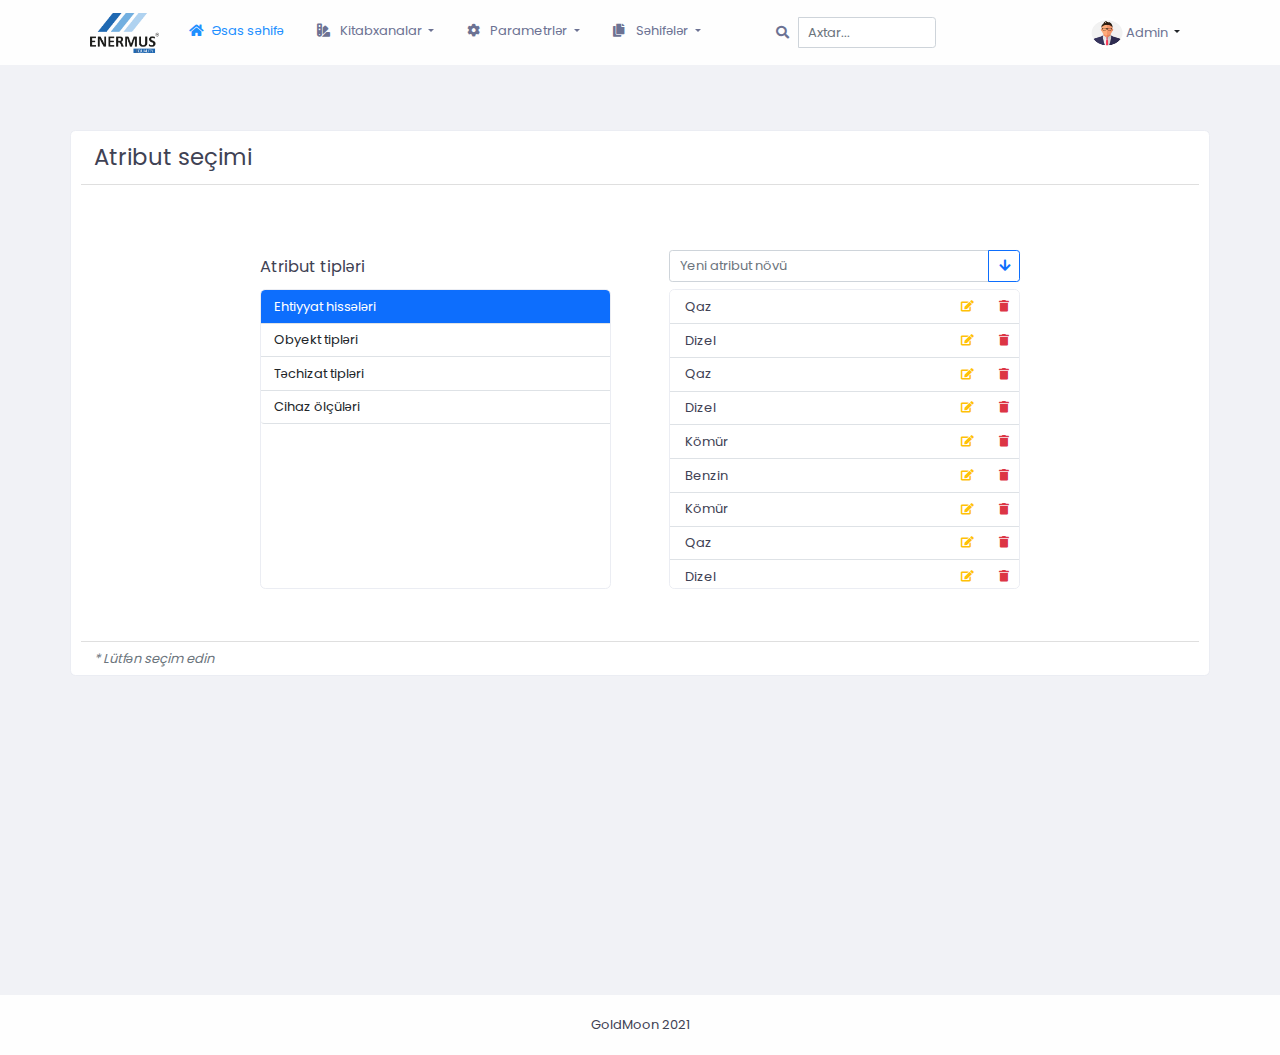
<file: attribute.html>
<!DOCTYPE html>
<html lang="az">
<!--begin::Head-->

<head>
	<title>ENERMUS | Gas Master</title>
	<meta charset="utf-8" />
	<meta name="description" content="" />
	<meta name="viewport" content="width=device-width, initial-scale=1, shrink-to-fit=no" />
	<!-- begin::css -->
	<link rel="stylesheet" type="text/css" href="assets/css/bootstrap.css" />
	<link rel="stylesheet" type="text/css" href="assets/css/fontawesome.css" />
	<link rel="stylesheet" type="text/css" href="assets/css/brands.css" />
	<link rel="stylesheet" type="text/css" href="assets/css/solid.css" />
	<link rel="stylesheet" type="text/css" href="assets/css/main.css" />
	<!-- end::css -->
	<link rel="stylesheet" type="text/css" href="assets/css/select2.min.css" />
	<link rel="stylesheet" type="text/css" href="assets/dateranger/daterangepicker.css" />
	<link rel="shortcut icon" href="assets/media/favicon.ico" /> </head>
<!--end::Head-->
<!--begin::Body-->

<body class="bg-body">
	<!-- begin::main -->
	<main>
		<!-- begin::header -->
		<div class="container-fluid bg-pearl ">
			<div class="row justify-content-start">
				<!-- begin:header -->
				<nav class="navbar navbar-expand-md navbar-light menu-bg" aria-label="Fourth navbar example">
					<div class="container"> <a class="navbar-brand menu-text" href="index.html"><img alt="Logo" style="height: 40px; width: auto; max-width: 150px;" src="assets/media/logo.png"></a>
						<button class="navbar-toggler" type="button" data-bs-toggle="collapse" data-bs-target="#navbar" aria-controls="navbar" aria-expanded="false" aria-label="Toggle navigation"><span class="navbar-toggler-icon"></span> </button>
						<div class="collapse navbar-collapse" id="navbar">
							<div class="col-lg-7">
								<ul class="navbar-nav me-auto mb-2 mb-md-0">
									<li class="nav-item">
										<a class="nav-link active menu-text" aria-current="page" href="index.html"> <span class="icon">
                                 <i class="fas fa-home"></i>
                                 </span> <span>Əsas səhifə</span> </a>
									</li>
									<li class="nav-item dropdown">
										<a class="nav-link menu-text dropdown-toggle" data-bs-toggle="dropdown" href="#"> <span class="icon">
                                 <i class="fas fa-swatchbook"></i>
                                 </span> <span>Kitabxanalar</span> </a>
										<ul class="dropdown-menu  animate slideIn">
											<li class="sub-dropdown">
												<a class="dropdown-item menu-text" data-toggle="dropdown" role="button" aria-haspopup="true" aria-expanded="true"> <span class="icon"><i class="fas fa-map"></i></span> <span>Region <span class="float-end">&raquo;</span></span>
												</a>
												<ul class="submenu dropdown-menu">
													<li class="dropdown-submenu">
														<a class="dropdown-item menu-text" data-toggle="dropdown" role="button" aria-haspopup="true" aria-expanded="false" href="#"> <span class="icon"><i class="fas fa-globe-europe"></i></span> <span>Ölkələr <span class="float-end">&raquo;</span> </span>
														</a>
														<ul class="submenu dropdown-menu">
															<li>
																<a class="dropdown-item menu-text" href="add-country.html"> <span class="icon"><i class="fas fa-map-pin"></i></span> <span>Əlavə et</span> </a>
															</li>
															<li>
																<a class="dropdown-item menu-text" href="list-countries.html"> <span class="icon"><i class="fas fa-stream"></i></span> <span>Siyahı</span> </a>
															</li>
														</ul>
													</li>
													<li>
														<a class="dropdown-item menu-text" href="#"> <span class="icon"><i class="fas fa-city"></i></span> <span>Şəhərlər <span class="float-end">&raquo;</span> </span>
														</a>
														<ul class="submenu dropdown-menu">
															<li>
																<a class="dropdown-item menu-text" href="add-city.html"> <span class="icon"><i class="fas fa-map-pin"></i></span> <span>Əlavə et</span> </a>
															</li>
															<li>
																<a class="dropdown-item menu-text" href="list-cities.html"> <span class="icon"><i class="fas fa-stream"></i></span> <span>Siyahı</span> </a>
															</li>
														</ul>
													</li>
													<li>
														<a class="dropdown-item menu-text" href="#"> <span class="icon"><i class="fas fa-map-signs"></i></span> <span>Bölgələr <span class="float-end">&raquo;</span> </span>
														</a>
														<ul class="submenu dropdown-menu">
															<li>
																<a class="dropdown-item menu-text" href="add-region.html"> <span class="icon"><i class="fas fa-map-pin"></i></span> <span>Əlavə et</span> </a>
															</li>
															<li>
																<a class="dropdown-item menu-text" href="list-regions.html"> <span class="icon"><i class="fas fa-stream"></i></span> <span>Siyahı</span> </a>
															</li>
														</ul>
													</li>
												</ul>
											</li>
											<li>
												<a class="dropdown-item menu-text" href="#"> <span class="icon"><i class="fas fa-tag"></i></span> <span>Marka</span> </a>
											</li>
										</ul>
									</li>

									<li class="nav-item dropdown">
										<a class="nav-link menu-text dropdown-toggle" data-bs-toggle="dropdown" href="#"> <span class="icon">
                                 <i class="fas fa-cog"></i>
                                 </span> <span>Parametrlər</span> </a>
										<ul class="dropdown-menu  animate slideIn">
											<li>
												<a class="dropdown-item menu-text" href="#"> <span><i class="fas fa-users-cog"></i></span> <span>İstifadəçilər <span class="float-end">&raquo;</span></span>
												</a>
												<ul class="submenu dropdown-menu">
													<li>
														<a class="dropdown-item menu-text" href="#"> <span class="icon"><i class="fas fa-user-plus"></i></span> <span>Əlavə et</span> </a>
													</li>
													<li>
														<a class="dropdown-item menu-text" href="#"> <span class="icon"><i class="fas fa-users"></i></span> <span>Siyahı</span> </a>
													</li>
													<li>
														<a class="dropdown-item menu-text" href="#"> <span class="icon"><i class="fas fa-user-shield"></i></span> <span>İcazələr</span> </a>
													</li>
												</ul>
											</li>
											<li>
												<a class="dropdown-item menu-text" href="#"> <span class="icon"><i class="fas fa-cogs"></i></span> <span>Digər</span> </a>
											</li>
										</ul>
									</li>
									<li class="nav-item dropdown">
										<a class="nav-link menu-text dropdown-toggle" data-bs-toggle="dropdown" href="#"> <span class="icon">
                                 <i class="fas fa-copy"></i>
                                 </span> <span>Səhifələr</span> </a>
										<ul class="dropdown-menu  animate slideIn">
											<li>
												<a class="dropdown-item menu-text" href="login.html"> <span class="icon"><i class="fas fa-sign-in-alt"></i></span> <span>Giriş</span> </a>
											</li>
											<li>
												<a class="dropdown-item menu-text" href="#"> <span class="icon"><i class="fas fa-file"></i></span> <span>Digər</span> </a>
											</li>
										</ul>
									</li>
								</ul>
							</div>
							<div class="col-lg-2">
								<form class="quick-search-form">
									<div class="input-group">
										<div class="input-group-prepend">
											<a href="#search" class="input-group-text menu-text"> <i class="fas fa-search" for="search"></i> </a>
										</div>
										<input id="search" type="text" class="form-control" placeholder="Axtar..."> </div>
								</form>
							</div>
							<div class="col-lg-3 ">
								<div class="dropdown profile float-end">
									<a href="#" class="d-block link-dark text-decoration-none dropdown-toggle menu" id="dropdownUser1" data-bs-toggle="dropdown" aria-expanded="false"> <img src="assets/media/user.jpg" alt="user" width="32" height="32" class="rounded-circle"> <span class="menu-text">Admin</span> </a>
									<ul class="dropdown-menu text-small float-end  animate slideIn" aria-labelledby="dropdownUser1" style="">
										<li><a class="dropdown-item" href="#">Yeni sənəd..</a></li>
										<li><a class="dropdown-item" href="#">Parametrlər</a></li>
										<li><a class="dropdown-item" href="#">Profil</a></li>
										<li>
											<hr class="dropdown-divider"> </li>
										<li><a class="dropdown-item" href="#">Çıxış</a></li>
									</ul>
								</div>
							</div>
						</div>
					</div>
				</nav>				
			</div>
		</div>
		<!-- end::Header -->
		<!-- begin::Content -->
		<div class="content d-flex flex-column flex-column-fluid mt-6" style="min-height: 800px;">
			<div class="container">
				<div class="row justify-content-start">
					<!-- begin::cards -->
					<div class="cards">
						<!-- begin::card header -->
						<div class="card-header pt-3 mb-3">
							<h3 class="col-md-4">Atribut seçimi</h3>
							<!-- <div class="col float-end">
								<a class="btn btn-primary btn-md float-end" href="add-region.html">Yeni</a>
							</div> -->
							
						</div>
						<!-- end::card header -->
						<!-- begin::card body -->
						<div class="card-body mb-sm-5">
							<div class="row justify-content-md-center">
								<!-- begin::atribut tipleri -->
								<div class="col-md-4 me-5 col-sm-12">
									<div class="col-md-12 h-sm col-sm-12 py-sm-5">
										<h5 class="mb-0 pt-2">Atribut tipləri</h5>										
									</div>
									<div class="cards p-0 dual-list">
										<div class="list-group type-attribute m-0" id="list-tab" role="tablist">
									      <a class="list-group-item list-group-item-action active" data-bs-toggle="list" href="#list-ehtiyyat" role="tab">Ehtiyyat hissələri</a>
									      <a class="list-group-item list-group-item-action" data-bs-toggle="list" href="#list-obyekt" role="tab">Obyekt tipləri</a>
									      <a class="list-group-item list-group-item-action" data-bs-toggle="list" href="#list-techizat" role="tab">Təchizat tipləri</a>
									      <a class="list-group-item list-group-item-action" data-bs-toggle="list" href="#list-cihaz" role="tab">Cihaz ölçüləri</a>

									    </div>
									</div>
								</div>
								<!-- end::atribut tipleri -->
								<!-- begin::atribut-novleri -->
								<div class="col-md-4 col-sm-12 mt-3 mt-md-0">
									<div class="col-md-12 h-sm col-sm-12 py-sm-5">
										<div class="input-group pb-md-4 y-sm-3">
											<input type="text" class="form-control" placeholder="Yeni atribut növü" aria-label="Yeni atribut növü" aria-describedby="button-addon2" id="newattribute">
											<button class="btn btn-outline-primary" type="button" id="button-addon2"><i class="fas fa-arrow-down"></i></button>
										</div>
									</div>									
									
									<div class="cards p-0 dual-list">
										<div class="tab-content" id="nav-tabContent">
									    	<!-- begin::ehtiyyat-hisseleri -->
									      	<div class="tab-pane fade show active" id="list-ehtiyyat" role="tabpanel">
									      		<div class="list-attribute-item col-md-12 col-sm-12">
									      			<span class="col-md-9 pt-2" id="nameattribute" >Qaz</span>
										      		<div class="col float-end">
											    		<a href="#" class="btn btn-icon mr-sm btn-xs" title="Düzəliş et"> <i class="fas fa-edit fa-sm text-warning"></i> </a>
														<a id="delete" href="#" class="btn btn-icon mr-sm btn-xs delete" title="Sil" data-bs-toggle="modal" data-bs-target="#staticBackdrop"> <i class="fas fa-trash fa-sm text-danger"></i> </a>
										      		</div>
									      		</div>
									      		<div id="klon" class="list-attribute-item col-md-12 col-sm-12">
									      			<span class="col-md-9 pt-2">
										      			Dizel
										      		</span>
										      		<div class="col float-end">
											    		<a href="#" class="btn btn-icon mr-sm btn-xs" title="Düzəliş et"> <i class="fas fa-edit fa-sm text-warning"></i> </a>
														<a id="delete" href="#" class="btn btn-icon mr-sm btn-xs delete1" title="Sil" data-bs-toggle="modal" data-bs-target="#staticBackdrop"> <i class="fas fa-trash fa-sm text-danger"></i> </a>
										      		</div>
									      		</div>
									      		<div class="list-attribute-item col-md-12 col-sm-12">
									      			<span class="col-md-9 pt-2">
										      			Qaz
										      		</span>
										      		<div class="col float-end">
											    		<a href="#" class="btn btn-icon mr-sm btn-xs" title="Düzəliş et"> <i class="fas fa-edit fa-sm text-warning"></i> </a>
														<a id="delete" href="#" class="btn btn-icon mr-sm btn-xs delete1" title="Sil" data-bs-toggle="modal" data-bs-target="#staticBackdrop"> <i class="fas fa-trash fa-sm text-danger"></i> </a>
										      		</div>
									      		</div>
									      		<div class="list-attribute-item col-md-12 col-sm-12">
									      			<span class="col-md-9 pt-2">
										      			Dizel
										      		</span>
										      		<div class="col float-end">
											    		<a href="#" class="btn btn-icon mr-sm btn-xs" title="Düzəliş et"> <i class="fas fa-edit fa-sm text-warning"></i> </a>
														<a id="delete" href="#" class="btn btn-icon mr-sm btn-xs delete1" title="Sil" data-bs-toggle="modal" data-bs-target="#staticBackdrop"> <i class="fas fa-trash fa-sm text-danger"></i> </a>
										      		</div>
									      		</div>
									      		<div class="list-attribute-item col-md-12 col-sm-12">
									      			<span class="col-md-9 pt-2">
										      			Kömür
										      		</span>
										      		<div class="col float-end">
											    		<a href="#" class="btn btn-icon mr-sm btn-xs" title="Düzəliş et"> <i class="fas fa-edit fa-sm text-warning"></i> </a>
														<a id="delete" href="#" class="btn btn-icon mr-sm btn-xs delete1" title="Sil" data-bs-toggle="modal" data-bs-target="#staticBackdrop"> <i class="fas fa-trash fa-sm text-danger"></i> </a>
										      		</div>
									      		</div>								      		
									      		<div class="list-attribute-item col-md-12 col-sm-12">
									      			<span class="col-md-9 pt-2">
										      			Benzin
										      		</span>
										      		<div class="col float-end">
											    		<a href="#" class="btn btn-icon mr-sm btn-xs" title="Düzəliş et"> <i class="fas fa-edit fa-sm text-warning"></i> </a>
														<a id="delete" href="#" class="btn btn-icon mr-sm btn-xs delete1" title="Sil" data-bs-toggle="modal" data-bs-target="#staticBackdrop"> <i class="fas fa-trash fa-sm text-danger"></i> </a>
										      		</div>
									      		</div>
									      		<div class="list-attribute-item col-md-12 col-sm-12">
									      			<span class="col-md-9 pt-2">
										      			Kömür
										      		</span>
										      		<div class="col float-end">
											    		<a href="#" class="btn btn-icon mr-sm btn-xs" title="Düzəliş et"> <i class="fas fa-edit fa-sm text-warning"></i> </a>
														<a id="delete" href="#" class="btn btn-icon mr-sm btn-xs delete1" title="Sil" data-bs-toggle="modal" data-bs-target="#staticBackdrop"> <i class="fas fa-trash fa-sm text-danger"></i> </a>
										      		</div>
									      		</div>
									      		<div class="list-attribute-item col-md-12 col-sm-12">
									      			<span class="col-md-9 pt-2">
										      			Qaz
										      		</span>
										      		<div class="col float-end">
											    		<a href="#" class="btn btn-icon mr-sm btn-xs" title="Düzəliş et"> <i class="fas fa-edit fa-sm text-warning"></i> </a>
														<a id="delete" href="#" class="btn btn-icon mr-sm btn-xs delete1" title="Sil" data-bs-toggle="modal" data-bs-target="#staticBackdrop"> <i class="fas fa-trash fa-sm text-danger"></i> </a>
										      		</div>
									      		</div>
									      		<div class="list-attribute-item col-md-12 col-sm-12">
									      			<span class="col-md-9 pt-2">
										      			Dizel
										      		</span>
										      		<div class="col float-end">
											    		<a href="#" class="btn btn-icon mr-sm btn-xs" title="Düzəliş et"> <i class="fas fa-edit fa-sm text-warning"></i> </a>
														<a id="delete" href="#" class="btn btn-icon mr-sm btn-xs delete1" title="Sil" data-bs-toggle="modal" data-bs-target="#staticBackdrop"> <i class="fas fa-trash fa-sm text-danger"></i> </a>
										      		</div>
									      		</div>
									      		<div class="list-attribute-item col-md-12 col-sm-12">
									      			<span class="col-md-9 pt-2">
										      			Kömür
										      		</span>
										      		<div class="col float-end">
											    		<a href="#" class="btn btn-icon mr-sm btn-xs" title="Düzəliş et"> <i class="fas fa-edit fa-sm text-warning"></i> </a>
														<a id="delete" href="#" class="btn btn-icon mr-sm btn-xs delete1" title="Sil" data-bs-toggle="modal" data-bs-target="#staticBackdrop"> <i class="fas fa-trash fa-sm text-danger"></i> </a>
										      		</div>
									      		</div>
									  		</div>
									  		<!-- end::ehtiyyat-hisseleri -->

									  		<!-- begin::obyekt-tipleri -->
									  		<div class="tab-pane fade" id="list-obyekt" role="tabpanel">
												<div class="list-attribute-item col-md-12 col-sm-12">
													<div class="col-md-9 pt-2">Kömür</div>
											    	<div class="col-md-3 float-end">
											    		<a href="#" class="btn btn-icon mr-sm btn-xs" title="Düzəliş et"> <i class="fas fa-edit fa-sm text-warning"></i> </a>
														<a id="delete" href="#" class="btn btn-icon mr-sm btn-xs delete2" title="Sil" data-bs-toggle="modal" data-bs-target="#staticBackdrop"> <i class="fas fa-trash fa-sm text-danger"></i> </a>
										      		</div>
												</div>
												<div class="list-attribute-item col-md-12 col-sm-12">
													<div class="col-md-9 pt-2">Qaz</div>
											    	<div class="col-md-3 float-end">
											    		<a href="#" class="btn btn-icon mr-sm btn-xs" title="Düzəliş et"> <i class="fas fa-edit fa-sm text-warning"></i> </a>
														<a id="delete" href="#" class="btn btn-icon mr-sm btn-xs delete2" title="Sil" data-bs-toggle="modal" data-bs-target="#staticBackdrop"> <i class="fas fa-trash fa-sm text-danger"></i> </a>
										      		</div>
												</div>	
												<div class="list-attribute-item col-md-12 col-sm-12">
													<div class="col-md-9 pt-2">Dizel</div>
											    	<div class="col-md-3 float-end">
											    		<a href="#" class="btn btn-icon mr-sm btn-xs" title="Düzəliş et"> <i class="fas fa-edit fa-sm text-warning"></i> </a>
														<a id="delete" href="#" class="btn btn-icon mr-sm btn-xs delete2" title="Sil" data-bs-toggle="modal" data-bs-target="#staticBackdrop"> <i class="fas fa-trash fa-sm text-danger"></i> </a>
										      		</div>
												</div>											
											</div>
									  		<!-- end::obyekt-tipleri -->

											<!-- begin::techizat-tipleri -->
									  		<div class="tab-pane fade" id="list-techizat" role="tabpanel">
												<div class="list-attribute-item col-md-12 col-sm-12">
													<div class="col-md-9 pt-2">Dizel</div>
											    	<div class="col-md-3 float-end">
											    		<a href="#" class="btn btn-icon mr-sm btn-xs" title="Düzəliş et"> <i class="fas fa-edit fa-sm text-warning"></i> </a>
														<a id="delete" href="#" class="btn btn-icon mr-sm btn-xs delete2" title="Sil" data-bs-toggle="modal" data-bs-target="#staticBackdrop"> <i class="fas fa-trash fa-sm text-danger"></i> </a>
										      		</div>
												</div>												
											</div>
									  		<!-- end::techizat-tipleri -->

									  		<!-- begin::cihaz-olculeri -->
									  		<div class="tab-pane fade" id="list-cihaz" role="tabpanel">
												<div class="list-attribute-item col-md-12 col-sm-12">
													<div class="col-md-9 pt-2">Qaz</div>
											    	<div class="col-md-3 float-end">
											    		<a href="#" class="btn btn-icon mr-sm btn-xs" title="Düzəliş et"> <i class="fas fa-edit fa-sm text-warning"></i> </a>
														<a id="delete" href="#" class="btn btn-icon mr-sm btn-xs delete2" title="Sil" data-bs-toggle="modal" data-bs-target="#staticBackdrop"> <i class="fas fa-trash fa-sm text-danger"></i> </a>
										      		</div>
												</div>												
											</div>
									  		<!-- end::cihaz-olculeri -->

									    </div>
									</div>
								    
								</div>
								<!-- end::atribut::novleri -->					  
							</div>
						</div>
						<!-- end::card body -->
						<!-- begin::card footer -->
						<div class="card-footer">
							<span class="text-muted fst-italic">* Lütfən seçim edin</span>
						</div>
						<!-- end::card footer -->
					</div>
					<!-- end::cards -->
				</div>
			</div>
		</div>
		<!-- end::content -->
		<!-- begin::Modal -->
		<div class="col-md-3 fixed-tr float-end alert alert-success hidden" role="alertsaved" id="saved"> Yadda saxlanıldı! </div>
		<div class="col-md-3 fixed-tr float-end alert alert-danger hidden" role="alertdeleted" id="deleted"> Uğurla silindi! </div>
		<div class="modal fade" id="deleteModal" data-bs-backdrop="static" data-bs-keyboard="false" tabindex="-1" aria-labelledby="deleteModalLabel" aria-hidden="true">
			<div class="modal-dialog modal-dialog-centered">
				<div class="modal-content">
					<div class="modal-header">
						<h5 class="modal-title" id="deleteModalLabel">Əminsiniz?</h5>
						<button type="button" class="btn-close" data-bs-dismiss="modal" aria-label="Close"></button>
					</div>
					<div class="modal-body"> Seçdiyiniz məlumatlar silinsin? </div>
					<div class="modal-footer">
						<button type="button" class="btn btn-secondary" data-bs-dismiss="modal">İmtina</button>
						<button type="submit" class="btn btn-danger" data-bs-dismiss="alert" id="deleteOk">Sil</button>
					</div>
				</div>
			</div>
		</div>
		<!-- end::Modal -->
		<!-- begin::footer -->
		<footer class="container-fluid bg-pearl mt-6">
			<div class="container">
				<div class="row">
					<div class="col-12">
						<div class="corparate">GoldMoon 2021</div>
					</div>
				</div>
			</div>
		</footer>
		<!-- end::footer -->
	</main>
	<!-- end::main -->
	<!-- begin:scripts -->
	<script type="text/javascript" src="assets/js/bootstrap.js"></script>
	<script type="text/javascript" src="assets/js/jquery-3-2-1.min.js"></script>
	<!-- <script type="text/javascript" src="assets/js/bootstrap.bundle.min.js"></script> -->
	<!-- <script type="text/javascript" src="assets/js/fontawesome.js"></script>
         <script type="text/javascript" src="assets/js/brands.js"></script>
         <script type="text/javascript" src="assets/js/solid.js"></script> -->
	<script type="text/javascript" src="assets/js/main.js"></script>
	<!-- begin::live search select -->
	<!-- <script src="https://ajax.googleapis.com/ajax/libs/jquery/3.6.0/jquery.min.js"></script> -->
	<script src="assets/js/select2.min.js"></script>
	<!-- end::data and time scripts -->
	<!-- begin::data and time scripts -->
	<script type="text/javascript" src="assets/dateranger/moment.min.js"></script>
	<script type="text/javascript" src="assets/dateranger/daterangepicker.js"></script>
	<!-- end::data and time scripts -->
	<!-- end:scripts -->
</body>
<!--end::Body-->

</html>
</file>
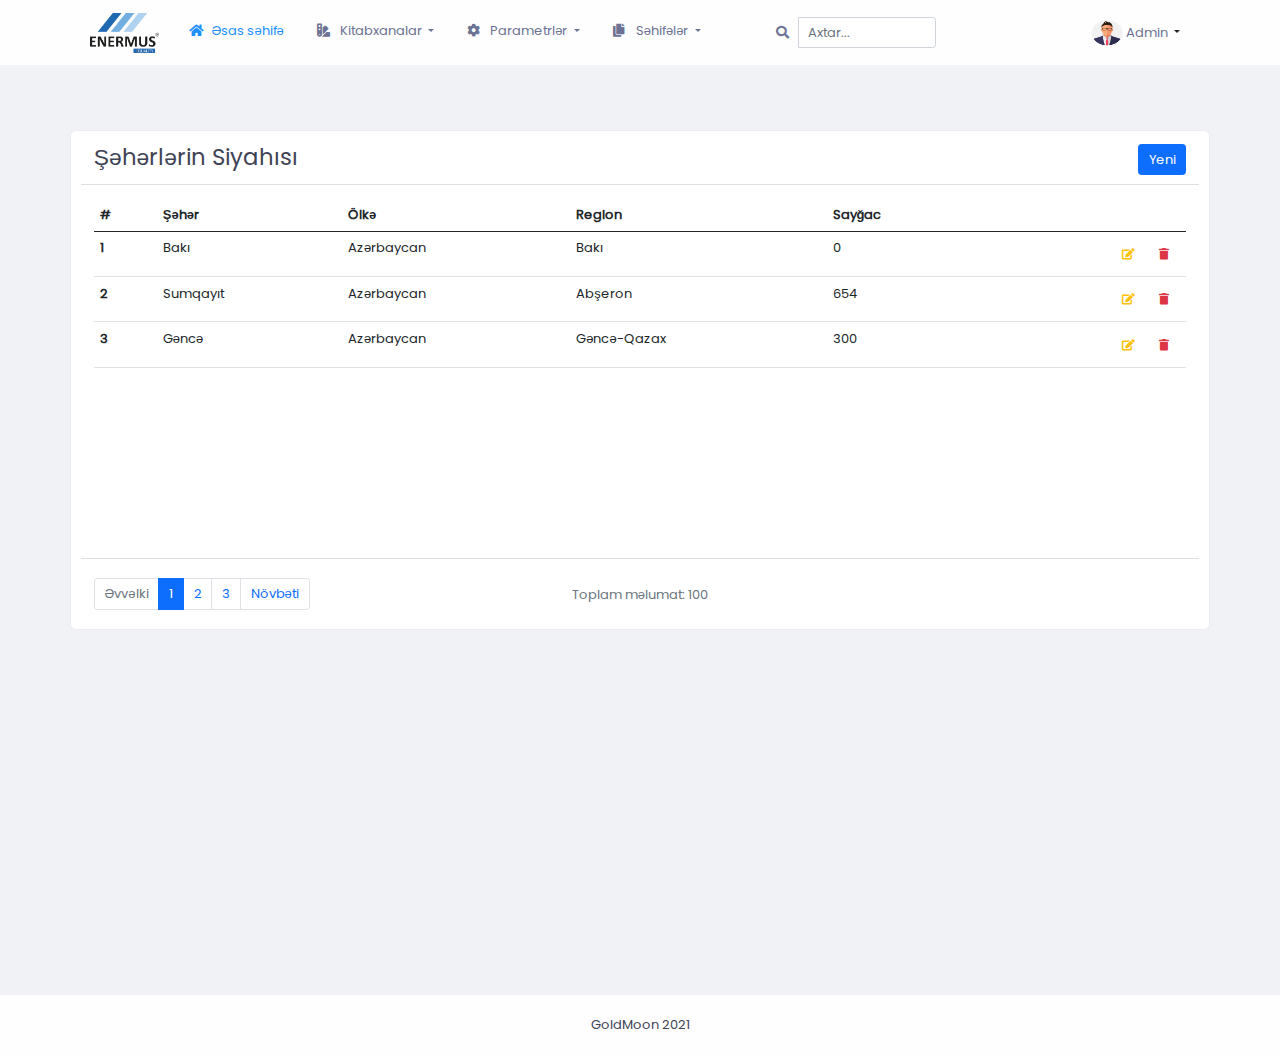
<file: list-cities.html>
<!DOCTYPE html>
<html lang="az">
<!--begin::Head-->

<head>
	<title>ENERMUS | Gas Master</title>
	<meta charset="utf-8" />
	<meta name="description" content="" />
	<meta name="viewport" content="width=device-width, initial-scale=1, shrink-to-fit=no" />
	<!-- begin::css -->
	<link rel="stylesheet" type="text/css" href="assets/css/bootstrap.css" />
	<link rel="stylesheet" type="text/css" href="assets/css/fontawesome.css" />
	<link rel="stylesheet" type="text/css" href="assets/css/brands.css" />
	<link rel="stylesheet" type="text/css" href="assets/css/solid.css" />
	<link rel="stylesheet" type="text/css" href="assets/css/main.css" />
	<!-- end::css -->
	<link rel="stylesheet" type="text/css" href="assets/css/select2.min.css" />
	<link rel="stylesheet" type="text/css" href="assets/dateranger/daterangepicker.css" />
	<link rel="shortcut icon" href="assets/media/favicon.ico" /> </head>
<!--end::Head-->
<!--begin::Body-->

<body class="bg-body">
	<!-- begin::main -->
	<main>
		<!-- begin::header -->
		<div class="container-fluid bg-pearl ">
			<div class="row justify-content-start">
				<!-- begin:header -->
				<nav class="navbar navbar-expand-md navbar-light menu-bg" aria-label="Fourth navbar example">
					<div class="container"> <a class="navbar-brand menu-text" href="index.html"><img alt="Logo" style="height: 40px; width: auto; max-width: 150px;" src="assets/media/logo.png"></a>
						<button class="navbar-toggler" type="button" data-bs-toggle="collapse" data-bs-target="#navbar" aria-controls="navbar" aria-expanded="false" aria-label="Toggle navigation"><span class="navbar-toggler-icon"></span> </button>
						<div class="collapse navbar-collapse" id="navbar">
							<div class="col-lg-7">
								<ul class="navbar-nav me-auto mb-2 mb-md-0">
									<li class="nav-item">
										<a class="nav-link active menu-text" aria-current="page" href="index.html"> <span class="icon">
                                 <i class="fas fa-home"></i>
                                 </span> <span>Əsas səhifə</span> </a>
									</li>
									<li class="nav-item dropdown">
										<a class="nav-link menu-text dropdown-toggle" data-bs-toggle="dropdown" href="#"> <span class="icon">
                                 <i class="fas fa-swatchbook"></i>
                                 </span> <span>Kitabxanalar</span> </a>
										<ul class="dropdown-menu  animate slideIn">
											<li class="sub-dropdown">
												<a class="dropdown-item menu-text" data-toggle="dropdown" role="button" aria-haspopup="true" aria-expanded="true"> <span class="icon"><i class="fas fa-map"></i></span> <span>Region <span class="float-end">&raquo;</span></span>
												</a>
												<ul class="submenu dropdown-menu">
													<li class="dropdown-submenu">
														<a class="dropdown-item menu-text" data-toggle="dropdown" role="button" aria-haspopup="true" aria-expanded="false" href="#"> <span class="icon"><i class="fas fa-globe-europe"></i></span> <span>Ölkələr <span class="float-end">&raquo;</span> </span>
														</a>
														<ul class="submenu dropdown-menu">
															<li>
																<a class="dropdown-item menu-text" href="add-country.html"> <span class="icon"><i class="fas fa-map-pin"></i></span> <span>Əlavə et</span> </a>
															</li>
															<li>
																<a class="dropdown-item menu-text" href="list-countries.html"> <span class="icon"><i class="fas fa-stream"></i></span> <span>Siyahı</span> </a>
															</li>
														</ul>
													</li>
													<li>
														<a class="dropdown-item menu-text" href="#"> <span class="icon"><i class="fas fa-city"></i></span> <span>Şəhərlər <span class="float-end">&raquo;</span> </span>
														</a>
														<ul class="submenu dropdown-menu">
															<li>
																<a class="dropdown-item menu-text" href="add-city.html"> <span class="icon"><i class="fas fa-map-pin"></i></span> <span>Əlavə et</span> </a>
															</li>
															<li>
																<a class="dropdown-item menu-text" href="list-cities.html"> <span class="icon"><i class="fas fa-stream"></i></span> <span>Siyahı</span> </a>
															</li>
														</ul>
													</li>
													<li>
														<a class="dropdown-item menu-text" href="#"> <span class="icon"><i class="fas fa-map-signs"></i></span> <span>Bölgələr <span class="float-end">&raquo;</span> </span>
														</a>
														<ul class="submenu dropdown-menu">
															<li>
																<a class="dropdown-item menu-text" href="add-region.html"> <span class="icon"><i class="fas fa-map-pin"></i></span> <span>Əlavə et</span> </a>
															</li>
															<li>
																<a class="dropdown-item menu-text" href="list-regions.html"> <span class="icon"><i class="fas fa-stream"></i></span> <span>Siyahı</span> </a>
															</li>
														</ul>
													</li>
												</ul>
											</li>
											<li>
												<a class="dropdown-item menu-text" href="#"> <span class="icon"><i class="fas fa-tag"></i></span> <span>Marka</span> </a>
											</li>
										</ul>
									</li>

									<li class="nav-item dropdown">
										<a class="nav-link menu-text dropdown-toggle" data-bs-toggle="dropdown" href="#"> <span class="icon">
                                 <i class="fas fa-cog"></i>
                                 </span> <span>Parametrlər</span> </a>
										<ul class="dropdown-menu  animate slideIn">
											<li>
												<a class="dropdown-item menu-text" href="#"> <span><i class="fas fa-users-cog"></i></span> <span>İstifadəçilər <span class="float-end">&raquo;</span></span>
												</a>
												<ul class="submenu dropdown-menu">
													<li>
														<a class="dropdown-item menu-text" href="#"> <span class="icon"><i class="fas fa-user-plus"></i></span> <span>Əlavə et</span> </a>
													</li>
													<li>
														<a class="dropdown-item menu-text" href="#"> <span class="icon"><i class="fas fa-users"></i></span> <span>Siyahı</span> </a>
													</li>
													<li>
														<a class="dropdown-item menu-text" href="#"> <span class="icon"><i class="fas fa-user-shield"></i></span> <span>İcazələr</span> </a>
													</li>
												</ul>
											</li>
											<li>
												<a class="dropdown-item menu-text" href="#"> <span class="icon"><i class="fas fa-cogs"></i></span> <span>Digər</span> </a>
											</li>
										</ul>
									</li>
									<li class="nav-item dropdown">
										<a class="nav-link menu-text dropdown-toggle" data-bs-toggle="dropdown" href="#"> <span class="icon">
                                 <i class="fas fa-copy"></i>
                                 </span> <span>Səhifələr</span> </a>
										<ul class="dropdown-menu  animate slideIn">
											<li>
												<a class="dropdown-item menu-text" href="login.html"> <span class="icon"><i class="fas fa-sign-in-alt"></i></span> <span>Giriş</span> </a>
											</li>
											<li>
												<a class="dropdown-item menu-text" href="#"> <span class="icon"><i class="fas fa-file"></i></span> <span>Digər</span> </a>
											</li>
										</ul>
									</li>
								</ul>
							</div>
							<div class="col-lg-2">
								<form class="quick-search-form">
									<div class="input-group">
										<div class="input-group-prepend">
											<a href="#search" class="input-group-text menu-text"> <i class="fas fa-search" for="search"></i> </a>
										</div>
										<input id="search" type="text" class="form-control" placeholder="Axtar..."> </div>
								</form>
							</div>
							<div class="col-lg-3 ">
								<div class="dropdown profile float-end">
									<a href="#" class="d-block link-dark text-decoration-none dropdown-toggle menu" id="dropdownUser1" data-bs-toggle="dropdown" aria-expanded="false"> <img src="assets/media/user.jpg" alt="user" width="32" height="32" class="rounded-circle"> <span class="menu-text">Admin</span> </a>
									<ul class="dropdown-menu text-small float-end  animate slideIn" aria-labelledby="dropdownUser1" style="">
										<li><a class="dropdown-item" href="#">Yeni sənəd..</a></li>
										<li><a class="dropdown-item" href="#">Parametrlər</a></li>
										<li><a class="dropdown-item" href="#">Profil</a></li>
										<li>
											<hr class="dropdown-divider"> </li>
										<li><a class="dropdown-item" href="#">Çıxış</a></li>
									</ul>
								</div>
							</div>
						</div>
					</div>
				</nav>				
			</div>
		</div>
		<!-- end::Header -->
		<!-- begin::Content -->
		<div class="content d-flex flex-column flex-column-fluid mt-6" style="min-height: 800px;">
			<div class="container">
				<div class="row justify-content-start">
					<!-- begin::cards -->
					<div class="cards">
						<div class="card-header pt-3">
							<h3 class="col-md-6">Şəhərlərin Siyahısı</h3>
							<div class="col-md-6">
								<button id="new" type="button" class="btn btn-primary btn-md float-end">Yeni</button>
							</div>
						</div>
						<div class="card-body">
							<table class="table">
								<thead>
									<tr>
										<th scope="col">#</th>
										<th scope="col">Şəhər</th>
										<th scope="col">Ölkə</th>
										<th scope="col">Region</th>
										<th scope="col">Sayğac</th>
										<th></th>
									</tr>
								</thead>
								<tbody>
									<tr>
										<th scope="row">1</th>
										<td>Bakı</td>
										<td>Azərbaycan</td>
										<td>Bakı</td>
										<td>0</td>
										<td class="text-end">
											<a href="#" class="btn btn-icon mr-sm btn-xs" title="Düzəliş et"> <i class="fas fa-edit fa-sm text-warning"></i> </a>
											<a id="delete" href="#" class="btn btn-icon mr-sm btn-xs delete2" title="Sil" data-bs-toggle="modal" data-bs-target="#staticBackdrop"> <i class="fas fa-trash fa-sm text-danger"></i> </a>
										</td>
									</tr>
									<tr>
										<th scope="row">2</th>
										<td>Sumqayıt</td>
										<td>Azərbaycan</td>
										<td>Abşeron</td>
										<td>654</td>
										<td class="text-end">
											<a href="#" class="btn btn-icon mr-sm btn-xs" title="Düzəliş et"> <i class="fas fa-edit fa-sm text-warning"></i> </a>
											<a id="delete" href="#" class="btn btn-icon mr-sm btn-xs delete2" title="Sil" data-bs-toggle="modal" data-bs-target="#staticBackdrop"> <i class="fas fa-trash fa-sm text-danger"></i> </a>
										</td>
									</tr>
									<tr>
										<th scope="row">3</th>
										<td>Gəncə</td>
										<td>Azərbaycan</td>
										<td>Gəncə-Qazax</td>
										<td>300</td>
										<td class="text-end">
											<a href="#" class="btn btn-icon mr-sm btn-xs" title="Düzəliş et"> <i class="fas fa-edit fa-sm text-warning"></i> </a>
											<a id="delete" href="#" class="btn btn-icon mr-sm btn-xs delete2" title="Sil" data-bs-toggle="modal" data-bs-target="#staticBackdrop"> <i class="fas fa-trash fa-sm text-danger"></i> </a>
										</td>
									</tr>
								</tbody>
							</table>
						</div>
						<div class="card-footer pt-4">
							<div class="col-md-4">
								<nav aria-label="Page navigation example p-0">
									<ul class="pagination">
										<li class="page-item disabled"><a class="page-link" href="#">Əvvəlki</a></li>
										<li class="page-item active"><a class="page-link" href="#">1</a></li>
										<li class="page-item"><a class="page-link" href="#">2</a></li>
										<li class="page-item"><a class="page-link" href="#">3</a></li>
										<li class="page-item"><a class="page-link" href="#">Növbəti</a></li>
									</ul>
								</nav>
							</div>
							<div class="col-md-4">
								<div class="text-muted p-2 text-center"> <span>Toplam məlumat: 100</span> </div>
							</div>
							<div class="col-md-4"> </div>
						</div>
					</div>
					<!-- end::cards -->
				</div>
			</div>
		</div>
		<!-- end::content -->
		<!-- begin::Modal -->
		<div class="col-md-3 fixed-tr float-end alert alert-success hidden" role="alertsaved" id="saved"> Yadda saxlanıldı! </div>
		<div class="col-md-3 fixed-tr float-end alert alert-danger hidden" role="alertdeleted" id="deleted"> Uğurla silindi! </div>
		<div class="modal fade" id="deleteModal" data-bs-backdrop="static" data-bs-keyboard="false" tabindex="-1" aria-labelledby="deleteModalLabel" aria-hidden="true">
			<div class="modal-dialog modal-dialog-centered">
				<div class="modal-content">
					<div class="modal-header">
						<h5 class="modal-title" id="deleteModalLabel">Əminsiniz?</h5>
						<button type="button" class="btn-close" data-bs-dismiss="modal" aria-label="Close"></button>
					</div>
					<div class="modal-body"> Seçdiyiniz məlumatlar silinsin? </div>
					<div class="modal-footer">
						<button type="button" class="btn btn-secondary" data-bs-dismiss="modal">İmtina</button>
						<button type="submit" class="btn btn-danger" data-bs-dismiss="alert" id="deleteOk">Sil</button>
					</div>
				</div>
			</div>
		</div>
		<!-- end::Modal -->
		<!-- begin::footer -->
		<footer class="container-fluid bg-pearl mt-6">
			<div class="container">
				<div class="row">
					<div class="col-12">
						<div class="corparate">GoldMoon 2021</div>
					</div>
				</div>
			</div>
		</footer>
		<!-- end::footer -->
	</main>
	<!-- end::main -->
	<!-- begin:scripts -->
	<script type="text/javascript" src="assets/js/bootstrap.js"></script>
	<script type="text/javascript" src="assets/js/jquery-3-2-1.min.js"></script>
	<!-- <script type="text/javascript" src="assets/js/bootstrap.bundle.min.js"></script> -->
	<!-- <script type="text/javascript" src="assets/js/fontawesome.js"></script>
         <script type="text/javascript" src="assets/js/brands.js"></script>
         <script type="text/javascript" src="assets/js/solid.js"></script> -->
	<script type="text/javascript" src="assets/js/main.js"></script>
	<!-- begin::live search select -->
	<!-- <script src="https://ajax.googleapis.com/ajax/libs/jquery/3.6.0/jquery.min.js"></script> -->
	<script src="assets/js/select2.min.js"></script>
	<!-- end::data and time scripts -->
	<!-- begin::data and time scripts -->
	<script type="text/javascript" src="assets/dateranger/moment.min.js"></script>
	<script type="text/javascript" src="assets/dateranger/daterangepicker.js"></script>
	<!-- end::data and time scripts -->
	<!-- end:scripts -->
</body>
<!--end::Body-->

</html>
</file>
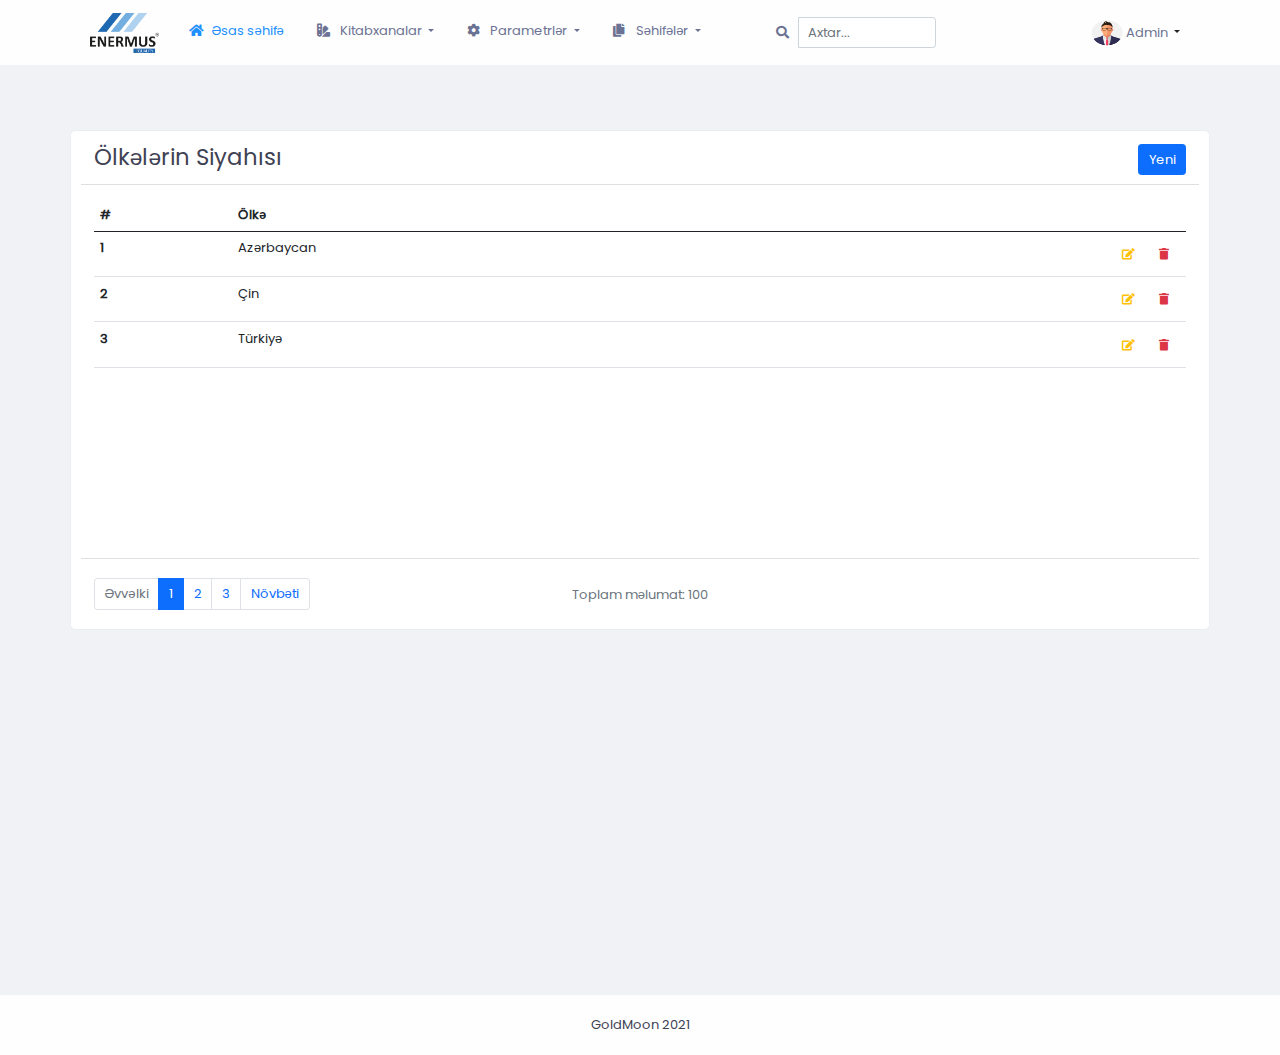
<file: list-countries.html>
<!DOCTYPE html>
<html lang="az">
<!--begin::Head-->

<head>
	<title>ENERMUS | Gas Master</title>
	<meta charset="utf-8" />
	<meta name="description" content="" />
	<meta name="viewport" content="width=device-width, initial-scale=1, shrink-to-fit=no" />
	<!-- begin::css -->
	<link rel="stylesheet" type="text/css" href="assets/css/bootstrap.css" />
	<link rel="stylesheet" type="text/css" href="assets/css/fontawesome.css" />
	<link rel="stylesheet" type="text/css" href="assets/css/brands.css" />
	<link rel="stylesheet" type="text/css" href="assets/css/solid.css" />
	<link rel="stylesheet" type="text/css" href="assets/css/main.css" />
	<!-- end::css -->
	<link rel="stylesheet" type="text/css" href="assets/css/select2.min.css" />
	<link rel="stylesheet" type="text/css" href="assets/dateranger/daterangepicker.css" />
	<link rel="shortcut icon" href="assets/media/favicon.ico" /> </head>
<!--end::Head-->
<!--begin::Body-->

<body class="bg-body">
	<!-- begin::main -->
	<main>
		<!-- begin::header -->
		<div class="container-fluid bg-pearl ">
			<div class="row justify-content-start">
				<!-- begin:header -->
				<nav class="navbar navbar-expand-md navbar-light menu-bg" aria-label="Fourth navbar example">
					<div class="container"> <a class="navbar-brand menu-text" href="index.html"><img alt="Logo" style="height: 40px; width: auto; max-width: 150px;" src="assets/media/logo.png"></a>
						<button class="navbar-toggler" type="button" data-bs-toggle="collapse" data-bs-target="#navbar" aria-controls="navbar" aria-expanded="false" aria-label="Toggle navigation"><span class="navbar-toggler-icon"></span> </button>
						<div class="collapse navbar-collapse" id="navbar">
							<div class="col-lg-7">
								<ul class="navbar-nav me-auto mb-2 mb-md-0">
									<li class="nav-item">
										<a class="nav-link active menu-text" aria-current="page" href="index.html"> <span class="icon">
                                 <i class="fas fa-home"></i>
                                 </span> <span>Əsas səhifə</span> </a>
									</li>
									<li class="nav-item dropdown">
										<a class="nav-link menu-text dropdown-toggle" data-bs-toggle="dropdown" href="#"> <span class="icon">
                                 <i class="fas fa-swatchbook"></i>
                                 </span> <span>Kitabxanalar</span> </a>
										<ul class="dropdown-menu  animate slideIn">
											<li class="sub-dropdown">
												<a class="dropdown-item menu-text" data-toggle="dropdown" role="button" aria-haspopup="true" aria-expanded="true"> <span class="icon"><i class="fas fa-map"></i></span> <span>Region <span class="float-end">&raquo;</span></span>
												</a>
												<ul class="submenu dropdown-menu">
													<li class="dropdown-submenu">
														<a class="dropdown-item menu-text" data-toggle="dropdown" role="button" aria-haspopup="true" aria-expanded="false" href="#"> <span class="icon"><i class="fas fa-globe-europe"></i></span> <span>Ölkələr <span class="float-end">&raquo;</span> </span>
														</a>
														<ul class="submenu dropdown-menu">
															<li>
																<a class="dropdown-item menu-text" href="add-country.html"> <span class="icon"><i class="fas fa-map-pin"></i></span> <span>Əlavə et</span> </a>
															</li>
															<li>
																<a class="dropdown-item menu-text" href="list-countries.html"> <span class="icon"><i class="fas fa-stream"></i></span> <span>Siyahı</span> </a>
															</li>
														</ul>
													</li>
													<li>
														<a class="dropdown-item menu-text" href="#"> <span class="icon"><i class="fas fa-city"></i></span> <span>Şəhərlər <span class="float-end">&raquo;</span> </span>
														</a>
														<ul class="submenu dropdown-menu">
															<li>
																<a class="dropdown-item menu-text" href="add-city.html"> <span class="icon"><i class="fas fa-map-pin"></i></span> <span>Əlavə et</span> </a>
															</li>
															<li>
																<a class="dropdown-item menu-text" href="list-cities.html"> <span class="icon"><i class="fas fa-stream"></i></span> <span>Siyahı</span> </a>
															</li>
														</ul>
													</li>
													<li>
														<a class="dropdown-item menu-text" href="#"> <span class="icon"><i class="fas fa-map-signs"></i></span> <span>Bölgələr <span class="float-end">&raquo;</span> </span>
														</a>
														<ul class="submenu dropdown-menu">
															<li>
																<a class="dropdown-item menu-text" href="add-region.html"> <span class="icon"><i class="fas fa-map-pin"></i></span> <span>Əlavə et</span> </a>
															</li>
															<li>
																<a class="dropdown-item menu-text" href="list-regions.html"> <span class="icon"><i class="fas fa-stream"></i></span> <span>Siyahı</span> </a>
															</li>
														</ul>
													</li>
												</ul>
											</li>
											<li>
												<a class="dropdown-item menu-text" href="#"> <span class="icon"><i class="fas fa-tag"></i></span> <span>Marka</span> </a>
											</li>
										</ul>
									</li>

									<li class="nav-item dropdown">
										<a class="nav-link menu-text dropdown-toggle" data-bs-toggle="dropdown" href="#"> <span class="icon">
                                 <i class="fas fa-cog"></i>
                                 </span> <span>Parametrlər</span> </a>
										<ul class="dropdown-menu  animate slideIn">
											<li>
												<a class="dropdown-item menu-text" href="#"> <span><i class="fas fa-users-cog"></i></span> <span>İstifadəçilər <span class="float-end">&raquo;</span></span>
												</a>
												<ul class="submenu dropdown-menu">
													<li>
														<a class="dropdown-item menu-text" href="#"> <span class="icon"><i class="fas fa-user-plus"></i></span> <span>Əlavə et</span> </a>
													</li>
													<li>
														<a class="dropdown-item menu-text" href="#"> <span class="icon"><i class="fas fa-users"></i></span> <span>Siyahı</span> </a>
													</li>
													<li>
														<a class="dropdown-item menu-text" href="#"> <span class="icon"><i class="fas fa-user-shield"></i></span> <span>İcazələr</span> </a>
													</li>
												</ul>
											</li>
											<li>
												<a class="dropdown-item menu-text" href="#"> <span class="icon"><i class="fas fa-cogs"></i></span> <span>Digər</span> </a>
											</li>
										</ul>
									</li>
									<li class="nav-item dropdown">
										<a class="nav-link menu-text dropdown-toggle" data-bs-toggle="dropdown" href="#"> <span class="icon">
                                 <i class="fas fa-copy"></i>
                                 </span> <span>Səhifələr</span> </a>
										<ul class="dropdown-menu  animate slideIn">
											<li>
												<a class="dropdown-item menu-text" href="login.html"> <span class="icon"><i class="fas fa-sign-in-alt"></i></span> <span>Giriş</span> </a>
											</li>
											<li>
												<a class="dropdown-item menu-text" href="#"> <span class="icon"><i class="fas fa-file"></i></span> <span>Digər</span> </a>
											</li>
										</ul>
									</li>
								</ul>
							</div>
							<div class="col-lg-2">
								<form class="quick-search-form">
									<div class="input-group">
										<div class="input-group-prepend">
											<a href="#search" class="input-group-text menu-text"> <i class="fas fa-search" for="search"></i> </a>
										</div>
										<input id="search" type="text" class="form-control" placeholder="Axtar..."> </div>
								</form>
							</div>
							<div class="col-lg-3 ">
								<div class="dropdown profile float-end">
									<a href="#" class="d-block link-dark text-decoration-none dropdown-toggle menu" id="dropdownUser1" data-bs-toggle="dropdown" aria-expanded="false"> <img src="assets/media/user.jpg" alt="user" width="32" height="32" class="rounded-circle"> <span class="menu-text">Admin</span> </a>
									<ul class="dropdown-menu text-small float-end  animate slideIn" aria-labelledby="dropdownUser1" style="">
										<li><a class="dropdown-item" href="#">Yeni sənəd..</a></li>
										<li><a class="dropdown-item" href="#">Parametrlər</a></li>
										<li><a class="dropdown-item" href="#">Profil</a></li>
										<li>
											<hr class="dropdown-divider"> </li>
										<li><a class="dropdown-item" href="#">Çıxış</a></li>
									</ul>
								</div>
							</div>
						</div>
					</div>
				</nav>				
			</div>
		</div>
		<!-- end::Header -->
		<!-- begin::Content -->
		<div class="content d-flex flex-column flex-column-fluid mt-6" style="min-height: 800px;">
			<div class="container">
				<div class="row justify-content-start">
					<!-- begin::cards -->
					<div class="cards">
						<div class="card-header pt-3">
							<h3 class="col-md-6">Ölkələrin Siyahısı</h3>
							<div class="col-md-6">
								<button id="new" type="button" class="btn btn-primary btn-md float-end">Yeni</button>
							</div>
						</div>
						<div class="card-body">
							<table class="table">
								<thead>
									<tr>
										<th scope="col">#</th>
										<th scope="col">Ölkə</th>
										<th></th>
									</tr>
								</thead>
								<tbody>
									<tr>
										<th scope="row">1</th>
										<td>Azərbaycan</td>
										<td class="text-end">
											<a href="#" class="btn btn-icon mr-sm btn-xs" title="Düzəliş et"> <i class="fas fa-edit fa-sm text-warning"></i> </a>
											<a id="delete" href="#" class="btn btn-icon mr-sm btn-xs delete2" title="Sil" data-bs-toggle="modal" data-bs-target="#staticBackdrop"> <i class="fas fa-trash fa-sm text-danger"></i> </a>
										</td>
									</tr>
									<tr>
										<th scope="row">2</th>
										<td>Çin</td>
										<td class="text-end">
											<a href="#" class="btn btn-icon mr-sm btn-xs" title="Düzəliş et"> <i class="fas fa-edit fa-sm text-warning"></i> </a>
											<a id="delete" href="#" class="btn btn-icon mr-sm btn-xs delete2" title="Sil" data-bs-toggle="modal" data-bs-target="#staticBackdrop"> <i class="fas fa-trash fa-sm text-danger"></i> </a>
										</td>
									</tr>
									<tr>
										<th scope="row">3</th>
										<td>Türkiyə</td>
										<td class="text-end">
											<a href="#" class="btn btn-icon mr-sm btn-xs" title="Düzəliş et"> <i class="fas fa-edit fa-sm text-warning"></i> </a>
											<a id="delete" href="#" class="btn btn-icon mr-sm btn-xs delete2" title="Sil" data-bs-toggle="modal" data-bs-target="#staticBackdrop"> <i class="fas fa-trash fa-sm text-danger"></i> </a>
										</td>
									</tr>
								</tbody>
							</table>
						</div>
						<div class="card-footer pt-4">
							<div class="col-md-4">
								<nav aria-label="Page navigation example p-0">
									<ul class="pagination">
										<li class="page-item disabled"><a class="page-link" href="#">Əvvəlki</a></li>
										<li class="page-item active"><a class="page-link" href="#">1</a></li>
										<li class="page-item"><a class="page-link" href="#">2</a></li>
										<li class="page-item"><a class="page-link" href="#">3</a></li>
										<li class="page-item"><a class="page-link" href="#">Növbəti</a></li>
									</ul>
								</nav>
							</div>
							<div class="col-md-4">
								<div class="text-muted p-2 text-center"> <span>Toplam məlumat: 100</span> </div>
							</div>
							<div class="col-md-4"> </div>
						</div>
					</div>
					<!-- end::cards -->
				</div>
			</div>
		</div>
		<!-- end::content -->
		<!-- begin::Modal -->
		<div class="col-md-3 fixed-tr float-end alert alert-success hidden" role="alertsaved" id="saved"> Yadda saxlanıldı! </div>
		<div class="col-md-3 fixed-tr float-end alert alert-danger hidden" role="alertdeleted" id="deleted"> Uğurla silindi! </div>
		<div class="modal fade" id="deleteModal" data-bs-backdrop="static" data-bs-keyboard="false" tabindex="-1" aria-labelledby="deleteModalLabel" aria-hidden="true">
			<div class="modal-dialog modal-dialog-centered">
				<div class="modal-content">
					<div class="modal-header">
						<h5 class="modal-title" id="deleteModalLabel">Əminsiniz?</h5>
						<button type="button" class="btn-close" data-bs-dismiss="modal" aria-label="Close"></button>
					</div>
					<div class="modal-body"> Seçdiyiniz məlumatlar silinsin? </div>
					<div class="modal-footer">
						<button type="button" class="btn btn-secondary" data-bs-dismiss="modal">İmtina</button>
						<button type="submit" class="btn btn-danger" data-bs-dismiss="alert" id="deleteOk">Sil</button>
					</div>
				</div>
			</div>
		</div>
		<!-- end::Modal -->
		<!-- begin::footer -->
		<footer class="container-fluid bg-pearl mt-6">
			<div class="container">
				<div class="row">
					<div class="col-12">
						<div class="corparate">GoldMoon 2021</div>
					</div>
				</div>
			</div>
		</footer>
		<!-- end::footer -->
	</main>
	<!-- end::main -->
	<!-- begin:scripts -->
	<script type="text/javascript" src="assets/js/bootstrap.js"></script>
	<script type="text/javascript" src="assets/js/jquery-3-2-1.min.js"></script>
	<!-- <script type="text/javascript" src="assets/js/bootstrap.bundle.min.js"></script> -->
	<!-- <script type="text/javascript" src="assets/js/fontawesome.js"></script>
         <script type="text/javascript" src="assets/js/brands.js"></script>
         <script type="text/javascript" src="assets/js/solid.js"></script> -->
	<script type="text/javascript" src="assets/js/main.js"></script>
	<!-- begin::live search select -->
	<!-- <script src="https://ajax.googleapis.com/ajax/libs/jquery/3.6.0/jquery.min.js"></script> -->
	<script src="assets/js/select2.min.js"></script>
	<!-- end::data and time scripts -->
	<!-- begin::data and time scripts -->
	<script type="text/javascript" src="assets/dateranger/moment.min.js"></script>
	<script type="text/javascript" src="assets/dateranger/daterangepicker.js"></script>
	<!-- end::data and time scripts -->
	<!-- end:scripts -->
</body>
<!--end::Body-->

</html>
</file>
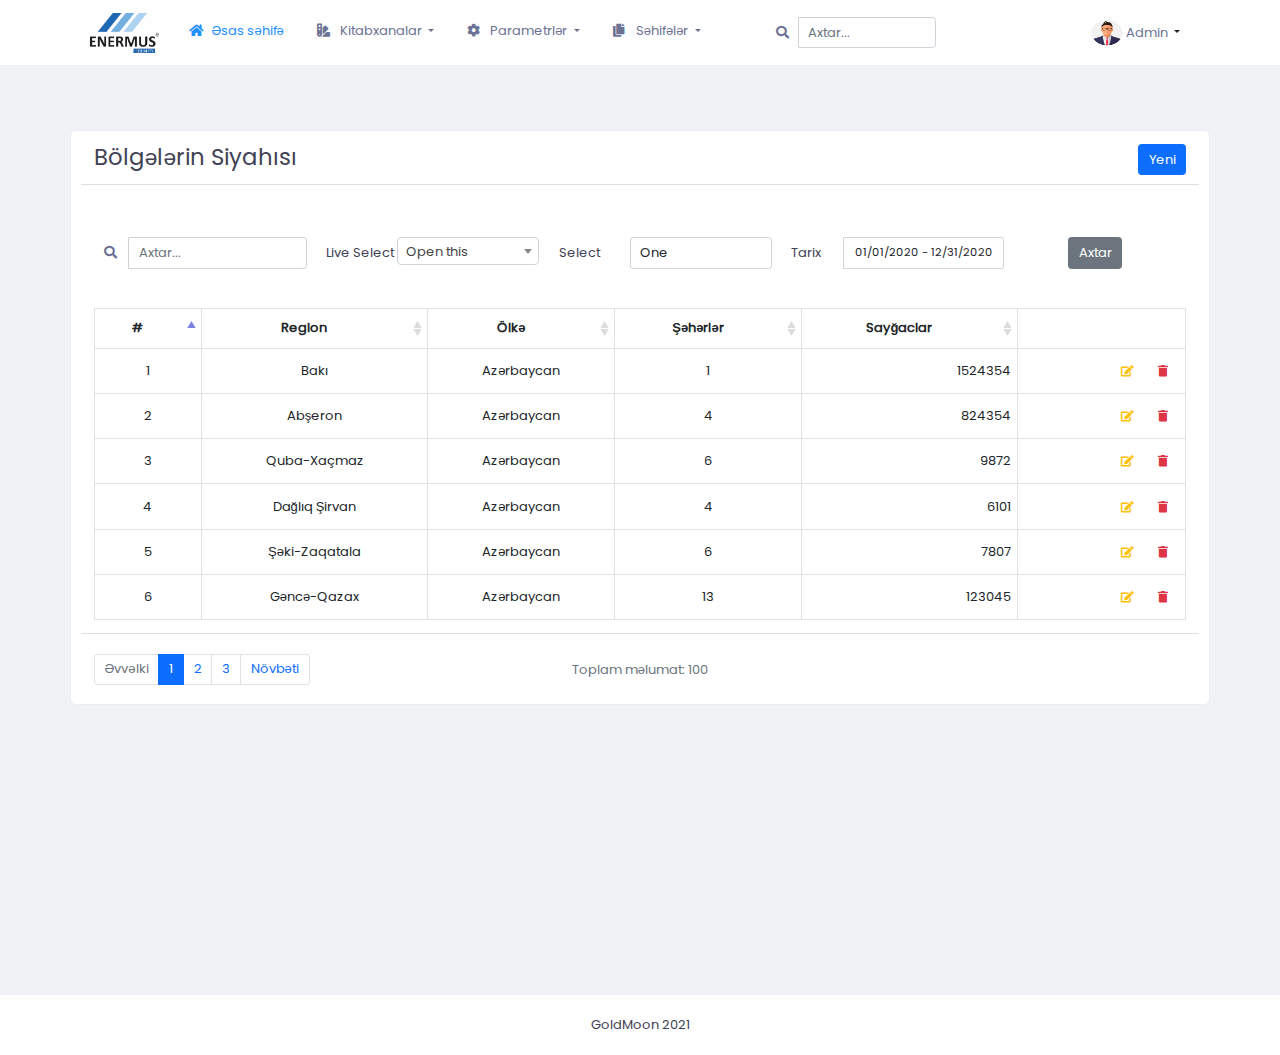
<file: list-regions.html>
<!DOCTYPE html>
<html lang="az">
<!--begin::Head-->

<head>
	<title>ENERMUS | Gas Master</title>
	<meta charset="utf-8" />
	<meta name="description" content="" />
	<meta name="viewport" content="width=device-width, initial-scale=1, shrink-to-fit=no" />
	<!-- begin::css -->
	<link rel="stylesheet" type="text/css" href="assets/css/bootstrap.css" />
	<link rel="stylesheet" type="text/css" href="assets/css/fontawesome.css" />
	<link rel="stylesheet" type="text/css" href="assets/css/brands.css" />
	<link rel="stylesheet" type="text/css" href="assets/css/solid.css" />
	<link rel="stylesheet" type="text/css" href="assets/css/main.css" />	
	<link rel="stylesheet" type="text/css" href="assets/css/bootstrap-table.min.css"/>
	<!-- end::css -->
	<link rel="stylesheet" type="text/css" href="assets/css/select2.min.css" />
	<link rel="stylesheet" type="text/css" href="assets/dateranger/daterangepicker.css" />
	<link rel="shortcut icon" href="assets/media/favicon.ico" /> </head>
<!--end::Head-->
<!--begin::Body-->

<body class="bg-body">
	<!-- begin::main -->
	<main>
		<!-- begin::header -->
		<div class="container-fluid bg-pearl ">
			<div class="row justify-content-start">
				<!-- begin:header -->
				<nav class="navbar navbar-expand-md navbar-light menu-bg" aria-label="Fourth navbar example">
					<div class="container"> <a class="navbar-brand menu-text" href="index.html"><img alt="Logo" style="height: 40px; width: auto; max-width: 150px;" src="assets/media/logo.png"></a>
						<button class="navbar-toggler" type="button" data-bs-toggle="collapse" data-bs-target="#navbar" aria-controls="navbar" aria-expanded="false" aria-label="Toggle navigation"><span class="navbar-toggler-icon"></span> </button>
						<div class="collapse navbar-collapse" id="navbar">
							<div class="col-lg-7">
								<ul class="navbar-nav me-auto mb-2 mb-md-0">
									<li class="nav-item">
										<a class="nav-link active menu-text" aria-current="page" href="index.html"> <span class="icon">
                                 <i class="fas fa-home"></i>
                                 </span> <span>Əsas səhifə</span> </a>
									</li>
									<li class="nav-item dropdown">
										<a class="nav-link menu-text dropdown-toggle" data-bs-toggle="dropdown" href="#"> <span class="icon">
                                 <i class="fas fa-swatchbook"></i>
                                 </span> <span>Kitabxanalar</span> </a>
										<ul class="dropdown-menu  animate slideIn">
											<li class="sub-dropdown">
												<a class="dropdown-item menu-text" data-toggle="dropdown" role="button" aria-haspopup="true" aria-expanded="true"> <span class="icon"><i class="fas fa-map"></i></span> <span>Region <span class="float-end">&raquo;</span></span>
												</a>
												<ul class="submenu dropdown-menu">
													<li class="dropdown-submenu">
														<a class="dropdown-item menu-text" data-toggle="dropdown" role="button" aria-haspopup="true" aria-expanded="false" href="#"> <span class="icon"><i class="fas fa-globe-europe"></i></span> <span>Ölkələr <span class="float-end">&raquo;</span> </span>
														</a>
														<ul class="submenu dropdown-menu">
															<li>
																<a class="dropdown-item menu-text" href="add-country.html"> <span class="icon"><i class="fas fa-map-pin"></i></span> <span>Əlavə et</span> </a>
															</li>
															<li>
																<a class="dropdown-item menu-text" href="list-countries.html"> <span class="icon"><i class="fas fa-stream"></i></span> <span>Siyahı</span> </a>
															</li>
														</ul>
													</li>
													<li>
														<a class="dropdown-item menu-text" href="#"> <span class="icon"><i class="fas fa-city"></i></span> <span>Şəhərlər <span class="float-end">&raquo;</span> </span>
														</a>
														<ul class="submenu dropdown-menu">
															<li>
																<a class="dropdown-item menu-text" href="add-city.html"> <span class="icon"><i class="fas fa-map-pin"></i></span> <span>Əlavə et</span> </a>
															</li>
															<li>
																<a class="dropdown-item menu-text" href="list-cities.html"> <span class="icon"><i class="fas fa-stream"></i></span> <span>Siyahı</span> </a>
															</li>
														</ul>
													</li>
													<li>
														<a class="dropdown-item menu-text" href="#"> <span class="icon"><i class="fas fa-map-signs"></i></span> <span>Bölgələr <span class="float-end">&raquo;</span> </span>
														</a>
														<ul class="submenu dropdown-menu">
															<li>
																<a class="dropdown-item menu-text" href="add-region.html"> <span class="icon"><i class="fas fa-map-pin"></i></span> <span>Əlavə et</span> </a>
															</li>
															<li>
																<a class="dropdown-item menu-text" href="list-regions.html"> <span class="icon"><i class="fas fa-stream"></i></span> <span>Siyahı</span> </a>
															</li>
														</ul>
													</li>
												</ul>
											</li>
											<li>
												<a class="dropdown-item menu-text" href="#"> <span class="icon"><i class="fas fa-tag"></i></span> <span>Marka</span> </a>
											</li>
										</ul>
									</li>

									<li class="nav-item dropdown">
										<a class="nav-link menu-text dropdown-toggle" data-bs-toggle="dropdown" href="#"> <span class="icon">
                                 <i class="fas fa-cog"></i>
                                 </span> <span>Parametrlər</span> </a>
										<ul class="dropdown-menu  animate slideIn">
											<li>
												<a class="dropdown-item menu-text" href="#"> <span><i class="fas fa-users-cog"></i></span> <span>İstifadəçilər <span class="float-end">&raquo;</span></span>
												</a>
												<ul class="submenu dropdown-menu">
													<li>
														<a class="dropdown-item menu-text" href="#"> <span class="icon"><i class="fas fa-user-plus"></i></span> <span>Əlavə et</span> </a>
													</li>
													<li>
														<a class="dropdown-item menu-text" href="#"> <span class="icon"><i class="fas fa-users"></i></span> <span>Siyahı</span> </a>
													</li>
													<li>
														<a class="dropdown-item menu-text" href="#"> <span class="icon"><i class="fas fa-user-shield"></i></span> <span>İcazələr</span> </a>
													</li>
												</ul>
											</li>
											<li>
												<a class="dropdown-item menu-text" href="#"> <span class="icon"><i class="fas fa-cogs"></i></span> <span>Digər</span> </a>
											</li>
										</ul>
									</li>
									<li class="nav-item dropdown">
										<a class="nav-link menu-text dropdown-toggle" data-bs-toggle="dropdown" href="#"> <span class="icon">
                                 <i class="fas fa-copy"></i>
                                 </span> <span>Səhifələr</span> </a>
										<ul class="dropdown-menu  animate slideIn">
											<li>
												<a class="dropdown-item menu-text" href="login.html"> <span class="icon"><i class="fas fa-sign-in-alt"></i></span> <span>Giriş</span> </a>
											</li>
											<li>
												<a class="dropdown-item menu-text" href="#"> <span class="icon"><i class="fas fa-file"></i></span> <span>Digər</span> </a>
											</li>
										</ul>
									</li>
								</ul>
							</div>
							<div class="col-lg-2">
								<form class="quick-search-form">
									<div class="input-group">
										<div class="input-group-prepend">
											<a href="#search" class="input-group-text menu-text"> <i class="fas fa-search" for="search"></i> </a>
										</div>
										<input id="search" type="text" class="form-control" placeholder="Axtar..."> </div>
								</form>
							</div>
							<div class="col-lg-3 ">
								<div class="dropdown profile float-end">
									<a href="#" class="d-block link-dark text-decoration-none dropdown-toggle menu" id="dropdownUser1" data-bs-toggle="dropdown" aria-expanded="false"> <img src="assets/media/user.jpg" alt="user" width="32" height="32" class="rounded-circle"> <span class="menu-text">Admin</span> </a>
									<ul class="dropdown-menu text-small float-end  animate slideIn" aria-labelledby="dropdownUser1" style="">
										<li><a class="dropdown-item" href="#">Yeni sənəd..</a></li>
										<li><a class="dropdown-item" href="#">Parametrlər</a></li>
										<li><a class="dropdown-item" href="#">Profil</a></li>
										<li>
											<hr class="dropdown-divider"> </li>
										<li><a class="dropdown-item" href="#">Çıxış</a></li>
									</ul>
								</div>
							</div>
						</div>
					</div>
				</nav>				
			</div>
		</div>
		<!-- end::Header -->
		<!-- begin::Content -->
		<div class="content d-flex flex-column flex-column-fluid mt-6" style="min-height: 800px;">
			<div class="container">
				<div class="row justify-content-start">
					<!-- begin::cards -->
					<div class="cards">
						<div class="card-header pt-3">
							<h3 class="col-md-4">Bölgələrin Siyahısı</h3>
							<div class="col float-end">
								<a class="btn btn-primary btn-md float-end" href="add-region.html">Yeni</a>
							</div>
							<!-- <div class="col-md-7 float-end me-3">
							<input class="form-control float-end" style="width: 200px;" type="text" id="tablesearch" onkeyup="myFunction()" placeholder="Axtar..">
						
						</div>
						 --></div>
						<div class="card-body">
							<div class="col-12 align-items-center pb-5">
								<form class="quick-search-form" action="" method="GET">
									<div class="col-lg-11 col-xl-10 mt-5">
										<div class="row align-items-center">
											<div class="col-md-3">												
												<div class="input-group">
													<div class="input-group-prepend col-md-2 col-sm-12">
														<a href="#search" class="input-group-text menu-text"> <i class="fas fa-search" for="search"></i></a>
													</div>
													<input id="search" type="text" class="form-control" name="name" placeholder="Axtar...">
												</div>												
											</div>
											<div class="col-md-3 my-2 my-md-0 col-sm-12">
												<div class="align-items-center">
													<label class="col-form-label col-lg-4 col-sm-12 px-0 m-0">Live Select</label>
													<div class="col-lg-8 col-sm-12 px-0 m-0">
														<select class="form-select form-select-md" name="select1">
															<option selected>Open this</option>
															<option value="1">One</option>
															<option value="2">Two</option>
															<option value="3">Three</option>
														</select>
													</div>
												</div>
											</div>
											<div class="col-md-3 my-2 my-md-0 col-sm-12">
												<div class="align-items-center">
													<label class="col-form-label col-lg-4 col-sm-12 px-0 m-0">Select</label>
													<div class="col-lg-8 col-sm-12 px-0 m-0">
														<select class="form-control selectpicker" name="select2">
															<option>One</option>
															<option>Two</option>
															<option>Three</option>
														</select>
													</div>
												</div>
											</div>
											<div class="col-md-3 col-sm-12">
												<div class="input-group">
													<label class="col-form-label cursor-pointer col-lg-3 col-sm-12 m-0 px-0" for="daterange">Tarix</label>
													<input class="form-control form-control-sm cursor-pointer text-center col-lg-9 col-sm-12" type="text" name="daterange" id="daterange" value="01.01.2020 - 12.31.2020" /> </div>
											</div>
										</div>
									</div>
									<div class="col-lg-1 col-xl-2 mt-5 text-center"> 
										<input class="btn btn-secondary px-6 font-weight-bold" type='submit' name='but_search' value='Axtar'>
									</div>
								</form>
							</div>
							<table id="table" class="table table-hover text-center" data-toggle="table" data-sort-name="order" data-sort-order="asc" >
								<thead>
									<tr>
										<th scope="col" data-field="order" data-sortable="true">#</th>
										<th style="width:350px;" scope="col" data-field="region" data-sortable="true">Region</th>
										<th scope="col" data-field="country" data-sortable="true">Ölkə</th>
										<th scope="col" data-field="city" data-sortable="true">Şəhərlər</th>
										<th scope="col" data-field="counter" style="width:200px; text-align: right;" data-sortable="true">Sayğaclar</th>
										<th scope="col"></th>
									</tr>
								</thead>
								<tbody>
									<tr>
										<th scope="row">1</th>
										<td class="">Bakı</td>
										<td>Azərbaycan</td>
										<td>1</td>
										<td class="text-end">1524354</td>
										<td class="text-end">
											<a href="#" class="btn btn-icon mr-sm btn-xs" title="Düzəliş et"> <i class="fas fa-edit fa-sm text-warning"></i> </a>
											<a id="delete" href="#" class="btn btn-icon mr-sm btn-xs delete2" title="Sil" data-bs-toggle="modal" data-bs-target="#staticBackdrop"> <i class="fas fa-trash fa-sm text-danger"></i> </a>
										</td>
									</tr>
									<tr>
										<th scope="row">2</th>
										<td>Abşeron</td>
										<td>Azərbaycan</td>
										<td>4</td>
										<td class="text-end">824354</td>
										<td class="text-end">
											<a href="#" class="btn btn-icon mr-sm btn-xs" title="Düzəliş et"> <i class="fas fa-edit fa-sm text-warning"></i> </a>
											<a id="delete2" href="#" class="btn btn-icon mr-sm btn-xs delete2" title="Sil" data-bs-toggle="modal" data-bs-target="#staticBackdrop"> <i class="fas fa-trash fa-sm text-danger"></i> </a>
										</td>
									</tr>
									<tr>
										<th scope="row">3</th>
										<td>Quba-Xaçmaz</td>
										<td>Azərbaycan</td>
										<td>6</td>
										<td class="text-end">9872</td>
										<td class="text-end">
											<a href="#" class="btn btn-icon mr-sm btn-xs" title="Düzəliş et"> <i class="fas fa-edit fa-sm text-warning"></i> </a>
											<a id="delete3" href="#" class="btn btn-icon mr-sm btn-xs delete2" title="Sil" data-bs-toggle="modal" data-bs-target="#staticBackdrop"> <i class="fas fa-trash fa-sm text-danger"></i> </a>
										</td>
									</tr>
									<tr>
										<th scope="row">4</th>
										<td>Dağlıq Şirvan</td>
										<td>Azərbaycan</td>
										<td>4</td>
										<td class="text-end">6101</td>
										<td class="text-end">
											<a href="#" class="btn btn-icon mr-sm btn-xs" title="Düzəliş et"> <i class="fas fa-edit fa-sm text-warning"></i> </a>
											<a id="delete3" href="#" class="btn btn-icon mr-sm btn-xs delete2" title="Sil" data-bs-toggle="modal" data-bs-target="#staticBackdrop"> <i class="fas fa-trash fa-sm text-danger"></i> </a>
										</td>
									</tr>
									<tr>
										<th scope="row">5</th>
										<td>Şəki-Zaqatala</td>
										<td>Azərbaycan</td>
										<td>6</td>
										<td class="text-end">7807</td>
										<td class="text-end">
											<a href="#" class="btn btn-icon mr-sm btn-xs" title="Düzəliş et"> <i class="fas fa-edit fa-sm text-warning"></i> </a>
											<a id="delete3" href="#" class="btn btn-icon mr-sm btn-xs delete2" title="Sil" data-bs-toggle="modal" data-bs-target="#staticBackdrop"> <i class="fas fa-trash fa-sm text-danger"></i> </a>
										</td>
									</tr>
									<tr>
										<th scope="row">6</th>
										<td>Gəncə-Qazax</td>
										<td>Azərbaycan</td>
										<td>13</td>
										<td class="text-end">123045</td>
										<td class="text-end">
											<a href="#" class="btn btn-icon mr-sm btn-xs" title="Düzəliş et"> <i class="fas fa-edit fa-sm text-warning"></i> </a>
											<a id="delete3" href="#" class="btn btn-icon mr-sm btn-xs delete2" title="Sil" data-bs-toggle="modal" data-bs-target="#staticBackdrop"> <i class="fas fa-trash fa-sm text-danger"></i> </a>
										</td>
									</tr>
								</tbody>
							</table>
						</div>
						<div class="card-footer pt-4">
							<div class="col-md-4">
								<nav aria-label="Page navigation example p-0">
									<ul class="pagination">
										<li class="page-item disabled"><a class="page-link" href="#">Əvvəlki</a></li>
										<li class="page-item active"><a class="page-link" href="#">1</a></li>
										<li class="page-item"><a class="page-link" href="#">2</a></li>
										<li class="page-item"><a class="page-link" href="#">3</a></li>
										<li class="page-item"><a class="page-link" href="#">Növbəti</a></li>
									</ul>
								</nav>
							</div>
							<div class="col-md-4">
								<div class="text-muted p-2 text-center"> <span>Toplam məlumat: 100</span> </div>
							</div>
							<div class="col-md-4"> </div>
						</div>
					</div>
					<!-- end::cards -->
				</div>
			</div>
		</div>
		</div>
		<!-- end::content -->
		<!-- begin::Modal -->
		<div class="col-md-3 fixed-tr float-end alert alert-success hidden" role="alertsaved" id="saved"> Yadda saxlanıldı! </div>
		<div class="col-md-3 fixed-tr float-end alert alert-danger hidden" role="alertdeleted" id="deleted"> Uğurla silindi! </div>
		<div class="modal fade" id="deleteModal" data-bs-backdrop="static" data-bs-keyboard="false" tabindex="-1" aria-labelledby="deleteModalLabel" aria-hidden="true">
			<div class="modal-dialog modal-dialog-centered">
				<div class="modal-content">
					<div class="modal-header">
						<h5 class="modal-title" id="deleteModalLabel">Əminsiniz?</h5>
						<button type="button" class="btn-close" data-bs-dismiss="modal" aria-label="Close"></button>
					</div>
					<div class="modal-body"> Seçdiyiniz məlumatlar silinsin? </div>
					<div class="modal-footer">
						<button type="button" class="btn btn-secondary" data-bs-dismiss="modal">İmtina</button>
						<button type="submit" class="btn btn-danger" data-bs-dismiss="alert" id="deleteOk">Sil</button>
					</div>
				</div>
			</div>
		</div>
		<!-- end::Modal -->
		<!-- begin::footer -->
		<footer class="container-fluid bg-pearl mt-6">
			<div class="container">
				<div class="row">
					<div class="col-12">
						<div class="corparate">GoldMoon 2021</div>
					</div>
				</div>
			</div>
		</footer>
		<!-- end::footer -->
	</main>
	<!-- end::main -->
	<!-- begin:scripts -->
	<script type="text/javascript" src="assets/js/bootstrap.js"></script>
	<script type="text/javascript" src="assets/js/bootstrap.bundle.js"></script>
	<script type="text/javascript" src="assets/js/jquery-3-2-1.min.js"></script>
	<script type="text/javascript" src="assets/js/main.js"></script>
	<!-- begin::live search select -->
	<script src="assets/js/select2.min.js"></script>
	<!-- end::data and time scripts -->
	<!-- begin::bootstrap-table -->
	<script type="text/javascript" src="assets/js/bootstrap-table.min.js"></script>	
	<script type="text/javascript" src="assets/js/bootstrap-table-az-AZ.min.js"></script>	
	<script type="text/javascript" src="assets/js/bootstrap-table-export.min.js"></script>
	<!-- end::bootstrap-table -->
	<!-- begin::data and time scripts -->
	<script type="text/javascript" src="assets/dateranger/moment.min.js"></script>
	<script type="text/javascript" src="assets/dateranger/daterangepicker.js"></script>
	<!-- end::data and time scripts -->
	<!-- end:scripts -->
</body>
<!--end::Body-->

</html>
</file>
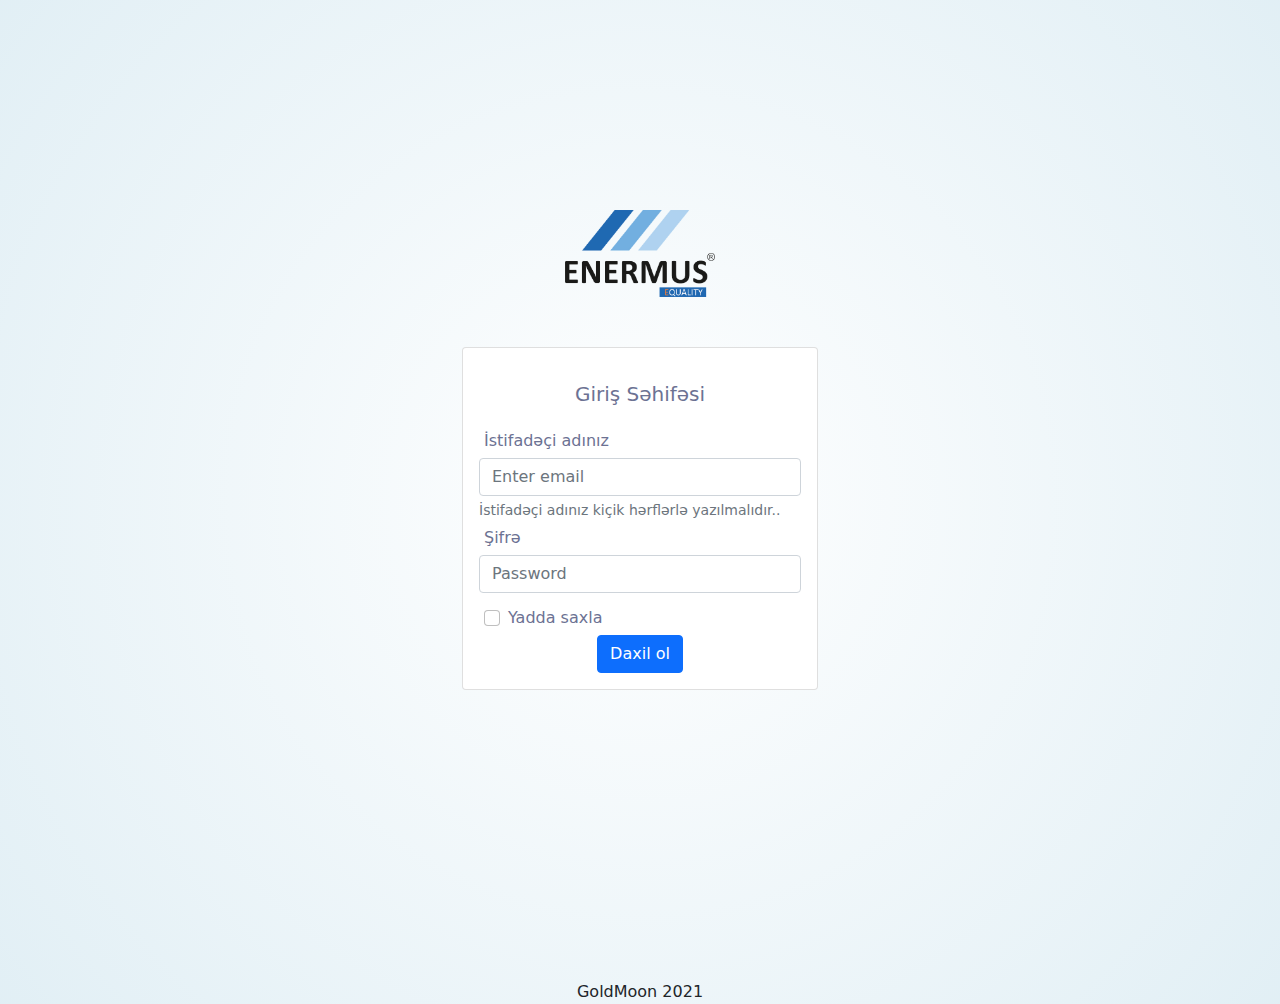
<file: login.html>
<!DOCTYPE html>
<html lang="az">
<!--begin::Head-->
<head>
	<title>Giriş Səhifəsi | Gas Master</title>
	<meta charset="utf-8" />
	<meta name="description" content="" />
	<meta name="viewport" content="width=device-width, initial-scale=1, shrink-to-fit=no" />

	<!-- begin::css -->
	<link rel="stylesheet" type="text/css" href="assets/css/login.css"/>
	<link rel="stylesheet" type="text/css" href="assets/css/bootstrap.css"/>
	<!-- end::css -->

	<link rel="shortcut icon" href="assets/media/favicon.ico" />
</head>
<!--end::Head-->
<!--begin::Body-->
<body class="bg-body">
	<div>
		<div class="d-flex flex-column flex-root">
			<!--begin::Login-->
			<div class="container" >
				<!--begin::Content-->
				<div class="col-12">
					<!--begin::Content body-->
					<div class="login">
						
						<div class="row justify-content-center align-items-center" style="height:100vh">
							<div class="col-lg-4 col-md-4 col-sm-12">
								<div class="logo">
									<a href="#">
										<img src="assets/media/logo.png" width="150px;" height="auto;">
									</a>
									
								</div>
								<div class="card">
	                    			<div class="card-body">
	                    				<div class="login-header">
											<span>Giriş Səhifəsi</span>
										</div>
										<form>
										  <div class="form-group col-12">
										    <label class="text-left " for="exampleInputEmail1">İstifadəçi adınız</label>
										    <input type="email" class="form-control" id="exampleInputEmail1" aria-describedby="emailHelp" placeholder="Enter email">
										    <span id="emailHelp" class="form-text text-muted float-start">İstifadəçi adınız kiçik hərflərlə yazılmalıdır..</span>
										  </div>
										  <div class="form-group col-12 mb-2">
										    <label class="text-left " for="exampleInputPassword1">Şifrə</label>
										    <input type="password" class="form-control" id="exampleInputPassword1" placeholder="Password">
										  </div>
										  <div class="form-check">
										    
										    <label class="text-left " class="form-check-label" for="exampleCheck1"> <input type="checkbox" class="form-check-input" id="exampleCheck1"> Yadda saxla</label>
										  </div>
										  <div class="col-12"><button type="submit" class="btn btn-primary">Daxil ol</button></div>
										  
										</form>
									</div>
								</div>
							</div>
						</div>
					</div>
					<!--end::Content body-->
					<!-- begin::footer -->
					<footer class="container-fluid mt-6">
						<div class="container">
							<div class="row">
								<div class="col-12">
									<div class="corparate text-center">GoldMoon 2021</div>
								</div>
							</div>
						</div>
					</footer>
					<!-- end::footer -->
				</div>
				<!--end::Content-->
			</div>
			<!--end::Login-->
		</div>
	</div>

</body>
<!--end::Body-->
</html>
</file>
<file: assets/css/main.css>
/* poppins-regular - latin */
@font-face {
  font-family: 'Poppins';
  font-style: normal;
  font-weight: 400;
  src: url('../fonts/poppins-v15-latin-regular.eot'); /* IE9 Compat Modes */
  src: local(''),
       url('../fonts/poppins-v15-latin-regular.eot?#iefix') format('embedded-opentype'), /* IE6-IE8 */
       url('../fonts/poppins-v15-latin-regular.woff2') format('woff2'), /* Super Modern Browsers */
       url('../fonts/poppins-v15-latin-regular.woff') format('woff'), /* Modern Browsers */
       url('../fonts/poppins-v15-latin-regular.ttf') format('truetype'), /* Safari, Android, iOS */
       url('../fonts/poppins-v15-latin-regular.svg#Poppins') format('svg'); /* Legacy iOS */
}


/*

bu setir olan butun kodlara: box-shadow: 0 0 0 0.25rem rgba(13, 110, 253, 0.25);


color: #3f4254;
border-color: #69b3ff;

bunlari elave etdim
  */

/* my edit */
/*[class*='col-'] {
 float:left;
}*/


.bg-body{
	background: #f1f2f6 !important;
}
.pearl{
	color: #fefefe;
}
.menu-bg, .bg-pearl{
	background-color: #fefefe;
}

body, html {
  height: 100%;
  margin: 0;
  padding: 0;
  font-size: 13px!important;
  font-weight: 400;
  /* font-family: Poppins,Helvetica,sans-serif; */
  -ms-text-size-adjust: 100%;
  -webkit-font-smoothing: antialiased;
  -moz-osx-font-smoothing: grayscale;
}




body{
	margin: 0;
    font-family: Poppins,Helvetica,sans-serif;
    font-size: 1rem;
    font-weight: 400;
    line-height: 1.5;
    color: #3f4254;
    text-align: left;
    background-color: #fff;
  }

a {
  text-decoration: none !important;
}
/*
.b-example-divider {
  height: 3rem;
  background-color: rgba(0, 0, 0, .1);
  border: solid rgba(0, 0, 0, .15);
  border-width: 1px 0;
  box-shadow: inset 0 .5em 1.5em rgba(0, 0, 0, .1), inset 0 .125em .5em rgba(0, 0, 0, .15);
}

.form-control-dark {
  color: #fff;
  background-color: var(--bs-dark);
  border-color: var(--bs-gray);
}
.form-control-dark:focus {
  color: #fff;
  background-color: var(--bs-dark);
  border-color: #fff;
  box-shadow: 0 0 0 .25rem rgba(255, 255, 255, .25);
}

.bi {
  vertical-align: -.125em;
  fill: currentColor;
}

.text-small {
  font-size: 85%;
}

.dropdown-toggle {
  outline: 0;
}
*/

.bg-light-white{
    background-color:#fff!important
}
.bg-hover-light-white{
    -webkit-transition:all .15s ease;
    transition:all .15s ease;
    cursor:pointer
}
.bg-hover-light-white:hover{
    -webkit-transition:all .15s ease;
    transition:all .15s ease;
    background-color:#fff!important
}
.bg-diagonal-light-white:before{
    background-color:#fff!important
}
.bg-light-primary{
    background-color:#F2F2F2!important
}
.bg-hover-light-primary{
    -webkit-transition:all .15s ease;
    transition:all .15s ease;
    cursor:pointer
}
.bg-hover-light-primary:hover{
    -webkit-transition:all .15s ease;
    transition:all .15s ease;
    background-color:#F2F2F2!important
}
.bg-diagonal-light-primary:before{
    background-color:#F2F2F2!important
}
.bg-light-secondary{
    background-color:#ebedf3!important
}
.bg-hover-light-secondary{
    -webkit-transition:all .15s ease;
    transition:all .15s ease;
    cursor:pointer
}
.bg-hover-light-secondary:hover{
    -webkit-transition:all .15s ease;
    transition:all .15s ease;
    background-color:#ebedf3!important
}
.bg-diagonal-light-secondary:before{
    background-color:#ebedf3!important
}
.bg-light-success{
    background-color:#c9f7f5!important
}
.bg-hover-light-success{
    -webkit-transition:all .15s ease;
    transition:all .15s ease;
    cursor:pointer
}
.bg-hover-light-success:hover{
    -webkit-transition:all .15s ease;
    transition:all .15s ease;
    background-color:#c9f7f5!important
}
.bg-diagonal-light-success:before{
    background-color:#c9f7f5!important
}
.bg-light-info{
    background-color:#eee5ff!important
}
.bg-hover-light-info{
    -webkit-transition:all .15s ease;
    transition:all .15s ease;
    cursor:pointer
}
.bg-hover-light-info:hover{
    -webkit-transition:all .15s ease;
    transition:all .15s ease;
    background-color:#eee5ff!important
}
.bg-diagonal-light-info:before{
    background-color:#eee5ff!important
}
.bg-light-warning{
    background-color:#fff4de!important
}
.bg-hover-light-warning{
    -webkit-transition:all .15s ease;
    transition:all .15s ease;
    cursor:pointer
}
.bg-hover-light-warning:hover{
    -webkit-transition:all .15s ease;
    transition:all .15s ease;
    background-color:#fff4de!important
}
.bg-diagonal-light-warning:before{
    background-color:#fff4de!important
}
.bg-light-danger{
    background-color:#ffe2e5!important
}
.bg-hover-light-danger{
    -webkit-transition:all .15s ease;
    transition:all .15s ease;
    cursor:pointer
}
.bg-hover-light-danger:hover{
    -webkit-transition:all .15s ease;
    transition:all .15s ease;
    background-color:#ffe2e5!important
}
.bg-diagonal-light-danger:before{
    background-color:#ffe2e5!important
}
.bg-light-light{
    background-color:#f3f6f9!important
}
.bg-hover-light-light{
    -webkit-transition:all .15s ease;
    transition:all .15s ease;
    cursor:pointer
}
.bg-hover-light-light:hover{
    -webkit-transition:all .15s ease;
    transition:all .15s ease;
    background-color:#f3f6f9!important
}
.bg-diagonal-light-light:before{
    background-color:#f3f6f9!important
}
.bg-light-dark{
    background-color:#d1d3e0!important
}
.bg-hover-light-dark{
    -webkit-transition:all .15s ease;
    transition:all .15s ease;
    cursor:pointer
}
.bg-hover-light-dark:hover{
    -webkit-transition:all .15s ease;
    transition:all .15s ease;
    background-color:#d1d3e0!important
}
.bg-diagonal-light-dark:before{
    background-color:#d1d3e0!important
}



.label.label-inline{
    min-width: 100px;
    width:auto;
    padding:.15rem .75rem;
    border-radius:.42rem
}
.label.label-inline.label-md{
    padding:.8rem .6rem
}
.label.label-inline.label-lg{
    padding:.9rem .75rem
}
.label.label-inline.label-xl{
    padding:1rem .85rem
}



.table.table-vertical-center td,.table.table-vertical-center th{
    vertical-align:middle
}





.navbar .nav-item:not(:last-child) {
  /*margin-right: 35px;*/
}

.dropdown-toggle::after {
   transition: transform 0.15s linear; 
}

.show.dropdown .dropdown-toggle::after {
  transform: translateY(3px);
}

.dropdown-menu {
  margin-top: 0;
}
.menu-text {
    color: #6c7293 !important;
    font-weight: 500 !important;
}

/*.nav-item a.menu-text:hover span, 
.nav-item a.menu-text:hover span i,
.show.dropdown .dropdown-toggle::after {
    color: #eabf9f !important;
    transition: 0.3s;
    
}*/

.nav-item {
  cursor: pointer;
  padding-top: 10px !important;
  padding-bottom: 10px !important;
}
.nav-link.active, .nav-item:hover .nav-link {
  /*color: #eabf9f !important;*/
  color: #1e90ff !important;
/*  background-color: rgba(77,89,149,.06);
  border-radius: 4px;*/
}

.nav-item:hover {
    background-color: rgba(77,89,149,.06);
    border-radius: 4px;
}


.navbar-toggler span {
  color: #3f4254;
}

.dropdown-item.active,
.dropdown-item:hover, .dropdown-item:focus .dropdown-item.active, .dropdown-item:active
{
  background-color: transparent; !important;
  color: #1e90ff !important;
}


.dropdown-item {
  padding: 0px !important;
}

ul.dropdown-menu {
  padding: 0px !important;
}
.dropdown-menu li{
  padding: 15px;
}

/* 02.05.2021 add begin*/

.navbar-nav li:hover > ul.dropdown-menu {
    display: block;
}
.dropdown-submenu {
    position:relative;
}
.dropdown-submenu>.dropdown-menu {
    top: 0;
    left: 100%;
    margin-top:-6px;
}


/* rotate caret on hover */
.dropdown-menu > li > a:hover:after {
    text-decoration: underline;
    transform: rotate(-90deg);
} 

/* 02.05.2021 add end*/


.profile {
  padding: 10px;
}

.icon i {
  height: 20px !important;
  width: 20px !important;
}


.fixed-bottom {
    position: fixed;
    height: 100px;
    bottom: 0;
    width: 100%;
      

}

.corparate {
  padding: 20px;
    text-align: center;
}
@media (max-width: 992px) {
  
  .nav-link {
    margin-left: 10px !important;
  }



}

@media (max-width: 768px) {
    a.navbar-brand, a.navbar-brand img  {
    margin: auto !important;
    text-align: center !important;
    height: 60px !important
  }
}


@media (min-width: 992px) {

  .navbar {
    height: 65px;
}

  .nav-item {
    display: -webkit-box;
    display: -ms-flexbox;
    display: flex;
    -webkit-box-align: center;
    -ms-flex-align: center;
    align-items: center;
    padding: 10px;
}

  .animate {
    animation-duration: 0.3s;
    -webkit-animation-duration: 0.3s;
    animation-fill-mode: both;
    -webkit-animation-fill-mode: both;
  }
}

@keyframes slideIn {
  0% {
    transform: translateY(1rem);
    opacity: 0;
  }
  100% {
    transform:translateY(0rem);
    opacity: 1;
  }
  0% {
    transform: translateY(1rem);
    opacity: 0;
  }
}

@-webkit-keyframes slideIn {
  0% {
    -webkit-transform: transform;
    -webkit-opacity: 0;
  }
  100% {
    -webkit-transform: translateY(0);
    -webkit-opacity: 1;
  }
  0% {
    -webkit-transform: translateY(1rem);
    -webkit-opacity: 0;
  }
}




/*dropdown-sub-menu*/
/* ============ desktop view ============ */
@media all and (min-width: 992px) {

  .dropdown-menu li{
    position: relative;
  }
  .dropdown-menu .submenu{ 
    display: none;
    position: absolute;
    left:100%; top:0px;
  }
  .dropdown-menu .submenu-left{ 
    right:100%; left:auto;
  }

  .dropdown-menu > li:hover{ background-color: #f1f1f1 }
  .dropdown-menu > li:hover > .submenu{
    display: block;
  }
} 
/* ============ desktop view .end// ============ */

/* ============ small devices ============ */
@media (max-width: 991px) {

.dropdown-menu .dropdown-menu{
    margin-left:0.7rem; margin-right:0.7rem; margin-bottom: .5rem;
}

} 
/* ============ small devices .end// ============ */
/*dropdown-sub-menu*/

.slideIn {
  -webkit-animation-name: slideIn;
  animation-name: slideIn;
}



.form-control:focus{

}
.input-group{
  position: relative;
  display: -webkit-box;
  display: -ms-flexbox;
  display: flex;
  -ms-flex-wrap: wrap;
  flex-wrap: wrap;
  -webkit-box-align: stretch;
  -ms-flex-align: stretch;
  align-items: stretch;
  width: 100%;
}

.input-group-append, .input-group-prepend {
    display: -webkit-box;
    display: -ms-flexbox;
    display: flex;
    }


/*.quick-search-form .form-control {
    background-color: transparent;
    outline: 0!important;
    -webkit-box-shadow: none;
    box-shadow: none;
    background-color: transparent;
    padding-left: 0;
    padding-right: 0;
    border-top: 0;
    border-left: 0;
    border-right: 0;
    padding: 0;
    border-radius: 0;
  }
*/


.quick-search-form .input-group-text {
  background-color:transparent !important;
  border:none !important;
}



.cards {
    position: relative;
    display: -webkit-box;
    display: -ms-flexbox;
    display: flex;
    -webkit-box-orient: vertical;
    -webkit-box-direction: normal;
    -ms-flex-direction: column;
    flex-direction: column;
    min-width: 0;
    word-wrap: break-word;
    background-color: #fff !important;
    background-clip: border-box;
    border: 1px solid #ebedf3;
    border-radius: .42rem;
    min-height: 500px;
}

.nav-tabs .nav-link.active, .nav-tabs .nav-item.show .nav-link {
  border-left: none;
  border-right: none;
  border-radius: 0px;
  background-color: transparent;
}

.nav-tabs .nav-link  {
  border: none ;
}

.nav-tabs li {
  float: right !important;
}


.card-header, .card-footer {
  background-color: transparent !important;
}

.hidden {
  display: none;
}
.fixed-tr {
  position: fixed !important;
  top: 65px !important;
  right: 0 !important;
}

.select2-dropdown, .select2-search__field,  .select2-container--default .select2-selection--single:focus, .select2-container--default .select2-selection--single:valid, .select2-container--default .select2-selection--single::after, .select2-container--default .select2-selection--single:visited {
  background-color:white;
  border:1px solid #69b3ff !important;
}


.select2-container--default .select2-selection--single {
  border: 1px solid #ced4da !important;
    -webkit-appearance: none;
    -moz-appearance: none;
    appearance: none;
    border-radius: 0.25rem;
    transition: border-color 0.15s ease-in-out, box-shadow 0.15s ease-in-out;
}

.select2-container--default .select2-search--dropdown .select2-search__field {
  border: none !important;
}



/* dual-table */

.dual-list {
  max-height: 300px !important;
  overflow-y: scroll;
  min-height: 300px !important
}

.dual-list .list-group {
  margin-top: 8px;
  background-color: #ffffff;

}

.list-left li, .list-right li {
  cursor: pointer;
}

.list-arrows {
  padding-top: 100px;
}

@media (max-width: 991px) {
  .list-arrows {
  padding-top: 30px;
}
}
.list-arrows button {
    margin-bottom: 20px;
}

.type-attribute:first-child, .type-attribute.active:first-child, 
.type-attribute:last-child, .type-attribute.active:last-child{
  border-top-left-radius: 0px !important;
  border-top-right-radius: 0px !important;
  border-bottom-right-radius: 0px !important;
}
/*

.list-attribute:first-child, .list-attribute.active:first-child, 
.list-attribute:last-child, .list-attribute.active:last-child{
  border-top-right-radius: 0.25rem !important;
  border-bottom-right-radius: 0.25rem !important;
}*/


.type-attribute .list-group-item {
  border: 0px !important;
  border-bottom: 1px solid #dee2e6 !important;
   /*border-right: 1px solid #dee2e6 !important;*/
}



.type-attribute .list-group-item + .list-group-item.active {
  border: 1px solid #dee2e6 !important;
}



.list-group-item.type-attribute:last-child {
border-bottom:0px !important;
}

/*.list-group-item:first-child, .list-attribute-item:first-child  {
border-top: 1px solid #dee2e6 !important;
  }*/

.list-attribute-item {
  border-bottom: 1px solid #dee2e6 !important;
  height: 33.75px !important;
  padding-left: 15px;
}

.list-attribute-item:hover {
  color: #495057;
  text-decoration: none;
  background-color: #f8f9fa;
  cursor: pointer;
}
.radius-xs {
  border-radius: 0.25rem !important;
}

.min-h-300 {
  min-height: 300px !important;
}

.h-sm {
  height: 50px !important
}
</file>
<file: assets/dateranger/daterangepicker.css>
.daterangepicker {
  position: absolute;
  color: inherit;
  background-color: #fff;
  border-radius: 4px;
  border: 1px solid #ddd;
  width: 278px;
  max-width: none;
  padding: 0;
  margin-top: 7px;
  top: 100px;
  left: 20px;
  z-index: 3001;
  display: none;
  font-family: arial;
  font-size: 15px;
  line-height: 1em;
}

.daterangepicker:before, .daterangepicker:after {
  position: absolute;
  display: inline-block;
  border-bottom-color: rgba(0, 0, 0, 0.2);
  content: '';
}

.daterangepicker:before {
  top: -7px;
  border-right: 7px solid transparent;
  border-left: 7px solid transparent;
  border-bottom: 7px solid #ccc;
}

.daterangepicker:after {
  top: -6px;
  border-right: 6px solid transparent;
  border-bottom: 6px solid #fff;
  border-left: 6px solid transparent;
}

.daterangepicker.opensleft:before {
  right: 9px;
}

.daterangepicker.opensleft:after {
  right: 10px;
}

.daterangepicker.openscenter:before {
  left: 0;
  right: 0;
  width: 0;
  margin-left: auto;
  margin-right: auto;
}

.daterangepicker.openscenter:after {
  left: 0;
  right: 0;
  width: 0;
  margin-left: auto;
  margin-right: auto;
}

.daterangepicker.opensright:before {
  left: 9px;
}

.daterangepicker.opensright:after {
  left: 10px;
}

.daterangepicker.drop-up {
  margin-top: -7px;
}

.daterangepicker.drop-up:before {
  top: initial;
  bottom: -7px;
  border-bottom: initial;
  border-top: 7px solid #ccc;
}

.daterangepicker.drop-up:after {
  top: initial;
  bottom: -6px;
  border-bottom: initial;
  border-top: 6px solid #fff;
}

.daterangepicker.single .daterangepicker .ranges, .daterangepicker.single .drp-calendar {
  float: none;
}

.daterangepicker.single .drp-selected {
  display: none;
}

.daterangepicker.show-calendar .drp-calendar {
  display: block;
}

.daterangepicker.show-calendar .drp-buttons {
  display: block;
}

.daterangepicker.auto-apply .drp-buttons {
  display: none;
}

.daterangepicker .drp-calendar {
  display: none;
  max-width: 270px;
}

.daterangepicker .drp-calendar.left {
  padding: 8px 0 8px 8px;
}

.daterangepicker .drp-calendar.right {
  padding: 8px;
}

.daterangepicker .drp-calendar.single .calendar-table {
  border: none;
}

.daterangepicker .calendar-table .next span, .daterangepicker .calendar-table .prev span {
  color: #fff;
  border: solid black;
  border-width: 0 2px 2px 0;
  border-radius: 0;
  display: inline-block;
  padding: 3px;
}

.daterangepicker .calendar-table .next span {
  transform: rotate(-45deg);
  -webkit-transform: rotate(-45deg);
}

.daterangepicker .calendar-table .prev span {
  transform: rotate(135deg);
  -webkit-transform: rotate(135deg);
}

.daterangepicker .calendar-table th, .daterangepicker .calendar-table td {
  white-space: nowrap;
  text-align: center;
  vertical-align: middle;
  min-width: 32px;
  width: 32px;
  height: 24px;
  line-height: 24px;
  font-size: 12px;
  border-radius: 4px;
  border: 1px solid transparent;
  white-space: nowrap;
  cursor: pointer;
}

.daterangepicker .calendar-table {
  border: 1px solid #fff;
  border-radius: 4px;
  background-color: #fff;
}

.daterangepicker .calendar-table table {
  width: 100%;
  margin: 0;
  border-spacing: 0;
  border-collapse: collapse;
}

.daterangepicker td.available:hover, .daterangepicker th.available:hover {
  background-color: #eee;
  border-color: transparent;
  color: inherit;
}

.daterangepicker td.week, .daterangepicker th.week {
  font-size: 80%;
  color: #ccc;
}

.daterangepicker td.off, .daterangepicker td.off.in-range, .daterangepicker td.off.start-date, .daterangepicker td.off.end-date {
  background-color: #fff;
  border-color: transparent;
  color: #999;
}

.daterangepicker td.in-range {
  background-color: #ebf4f8;
  border-color: transparent;
  color: #000;
  border-radius: 0;
}

.daterangepicker td.start-date {
  border-radius: 4px 0 0 4px;
}

.daterangepicker td.end-date {
  border-radius: 0 4px 4px 0;
}

.daterangepicker td.start-date.end-date {
  border-radius: 4px;
}

.daterangepicker td.active, .daterangepicker td.active:hover {
  background-color: #357ebd;
  border-color: transparent;
  color: #fff;
}

.daterangepicker th.month {
  width: auto;
}

.daterangepicker td.disabled, .daterangepicker option.disabled {
  color: #999;
  cursor: not-allowed;
  text-decoration: line-through;
}

.daterangepicker select.monthselect, .daterangepicker select.yearselect {
  font-size: 12px;
  padding: 1px;
  height: auto;
  margin: 0;
  cursor: default;
}

.daterangepicker select.monthselect {
  margin-right: 2%;
  width: 56%;
}

.daterangepicker select.yearselect {
  width: 40%;
}

.daterangepicker select.hourselect, .daterangepicker select.minuteselect, .daterangepicker select.secondselect, .daterangepicker select.ampmselect {
  width: 50px;
  margin: 0 auto;
  background: #eee;
  border: 1px solid #eee;
  padding: 2px;
  outline: 0;
  font-size: 12px;
}

.daterangepicker .calendar-time {
  text-align: center;
  margin: 4px auto 0 auto;
  line-height: 30px;
  position: relative;
}

.daterangepicker .calendar-time select.disabled {
  color: #ccc;
  cursor: not-allowed;
}

.daterangepicker .drp-buttons {
  clear: both;
  text-align: right;
  padding: 8px;
  border-top: 1px solid #ddd;
  display: none;
  line-height: 12px;
  vertical-align: middle;
}

.daterangepicker .drp-selected {
  display: inline-block;
  font-size: 12px;
  padding-right: 8px;
}

.daterangepicker .drp-buttons .btn {
  margin-left: 8px;
  font-size: 12px;
  font-weight: bold;
  padding: 4px 8px;
}

.daterangepicker.show-ranges.single.rtl .drp-calendar.left {
  border-right: 1px solid #ddd;
}

.daterangepicker.show-ranges.single.ltr .drp-calendar.left {
  border-left: 1px solid #ddd;
}

.daterangepicker.show-ranges.rtl .drp-calendar.right {
  border-right: 1px solid #ddd;
}

.daterangepicker.show-ranges.ltr .drp-calendar.left {
  border-left: 1px solid #ddd;
}

.daterangepicker .ranges {
  float: none;
  text-align: left;
  margin: 0;
}

.daterangepicker.show-calendar .ranges {
  margin-top: 8px;
}

.daterangepicker .ranges ul {
  list-style: none;
  margin: 0 auto;
  padding: 0;
  width: 100%;
}

.daterangepicker .ranges li {
  font-size: 12px;
  padding: 8px 12px;
  cursor: pointer;
}

.daterangepicker .ranges li:hover {
  background-color: #eee;
}

.daterangepicker .ranges li.active {
  background-color: #08c;
  color: #fff;
}

/*  Larger Screen Styling */
@media (min-width: 564px) {
  .daterangepicker {
    width: auto;
  }

  .daterangepicker .ranges ul {
    width: 140px;
  }

  .daterangepicker.single .ranges ul {
    width: 100%;
  }

  .daterangepicker.single .drp-calendar.left {
    clear: none;
  }

  .daterangepicker.single .ranges, .daterangepicker.single .drp-calendar {
    float: left;
  }

  .daterangepicker {
    direction: ltr;
    text-align: left;
  }

  .daterangepicker .drp-calendar.left {
    clear: left;
    margin-right: 0;
  }

  .daterangepicker .drp-calendar.left .calendar-table {
    border-right: none;
    border-top-right-radius: 0;
    border-bottom-right-radius: 0;
  }

  .daterangepicker .drp-calendar.right {
    margin-left: 0;
  }

  .daterangepicker .drp-calendar.right .calendar-table {
    border-left: none;
    border-top-left-radius: 0;
    border-bottom-left-radius: 0;
  }

  .daterangepicker .drp-calendar.left .calendar-table {
    padding-right: 8px;
  }

  .daterangepicker .ranges, .daterangepicker .drp-calendar {
    float: left;
  }
}

@media (min-width: 730px) {
  .daterangepicker .ranges {
    width: auto;
  }

  .daterangepicker .ranges {
    float: left;
  }

  .daterangepicker.rtl .ranges {
    float: right;
  }

  .daterangepicker .drp-calendar.left {
    clear: none !important;
  }
}
</file>
<file: assets/css/login.css>
.company-text {
    color: #6c7293 !important;
    font-weight: 500 !important;
}

.company-text:hover, .company-text:focus, .company-text:active{
     color: #0d6efd !important;
}

.fixed-bottom {
    position: fixed;
    height: 100px;
    bottom: 0;
    width: 100%;
}

.login {
	text-align: center;
    display: -webkit-box;
    display: -ms-flexbox;
    display: flex;
    -webkit-box-orient: vertical;
    -webkit-box-direction: normal;
    -ms-flex-direction: column;
    flex-direction: column;
    min-width: 0;
    word-wrap: break-word;
}
      
.login-header {
	padding: 15px;
	font-size: 20px;
	font-weight: 500;
	color: #6c7293;
}

.login label:not(.form-check-label) {
	width: 100%;
	float: left;
	padding: 5px;
	color: #6c7293 !important;
}

.text-left {
	text-align: left !important; 
}

.form-check-input, .form-check-label {
	cursor: pointer !important;
}

.logo {
	padding-bottom:  50px !important;
}

body{
	background: rgb(252,253,254);
background: radial-gradient(circle, rgba(252,253,254,0.0) 0%, rgba(170,209,226,0.35) 100%);
}
</file>
<file: assets/css/brands.css>
/*!
 * Font Awesome Free 5.15.3 by @fontawesome - https://fontawesome.com
 * License - https://fontawesome.com/license/free (Icons: CC BY 4.0, Fonts: SIL OFL 1.1, Code: MIT License)
 */
@font-face {
  font-family: 'Font Awesome 5 Brands';
  font-style: normal;
  font-weight: 400;
  font-display: block;
  src: url("../webfonts/fa-brands-400.eot");
  src: url("../webfonts/fa-brands-400.eot?#iefix") format("embedded-opentype"), url("../webfonts/fa-brands-400.woff2") format("woff2"), url("../webfonts/fa-brands-400.woff") format("woff"), url("../webfonts/fa-brands-400.ttf") format("truetype"), url("../webfonts/fa-brands-400.svg#fontawesome") format("svg"); }

.fab {
  font-family: 'Font Awesome 5 Brands';
  font-weight: 400; }
</file>
<file: assets/css/solid.css>
/*!
 * Font Awesome Free 5.15.3 by @fontawesome - https://fontawesome.com
 * License - https://fontawesome.com/license/free (Icons: CC BY 4.0, Fonts: SIL OFL 1.1, Code: MIT License)
 */
@font-face {
  font-family: 'Font Awesome 5 Free';
  font-style: normal;
  font-weight: 900;
  font-display: block;
  src: url("../webfonts/fa-solid-900.eot");
  src: url("../webfonts/fa-solid-900.eot?#iefix") format("embedded-opentype"), url("../webfonts/fa-solid-900.woff2") format("woff2"), url("../webfonts/fa-solid-900.woff") format("woff"), url("../webfonts/fa-solid-900.ttf") format("truetype"), url("../webfonts/fa-solid-900.svg#fontawesome") format("svg"); }

.fa,
.fas {
  font-family: 'Font Awesome 5 Free';
  font-weight: 900; }
</file>
